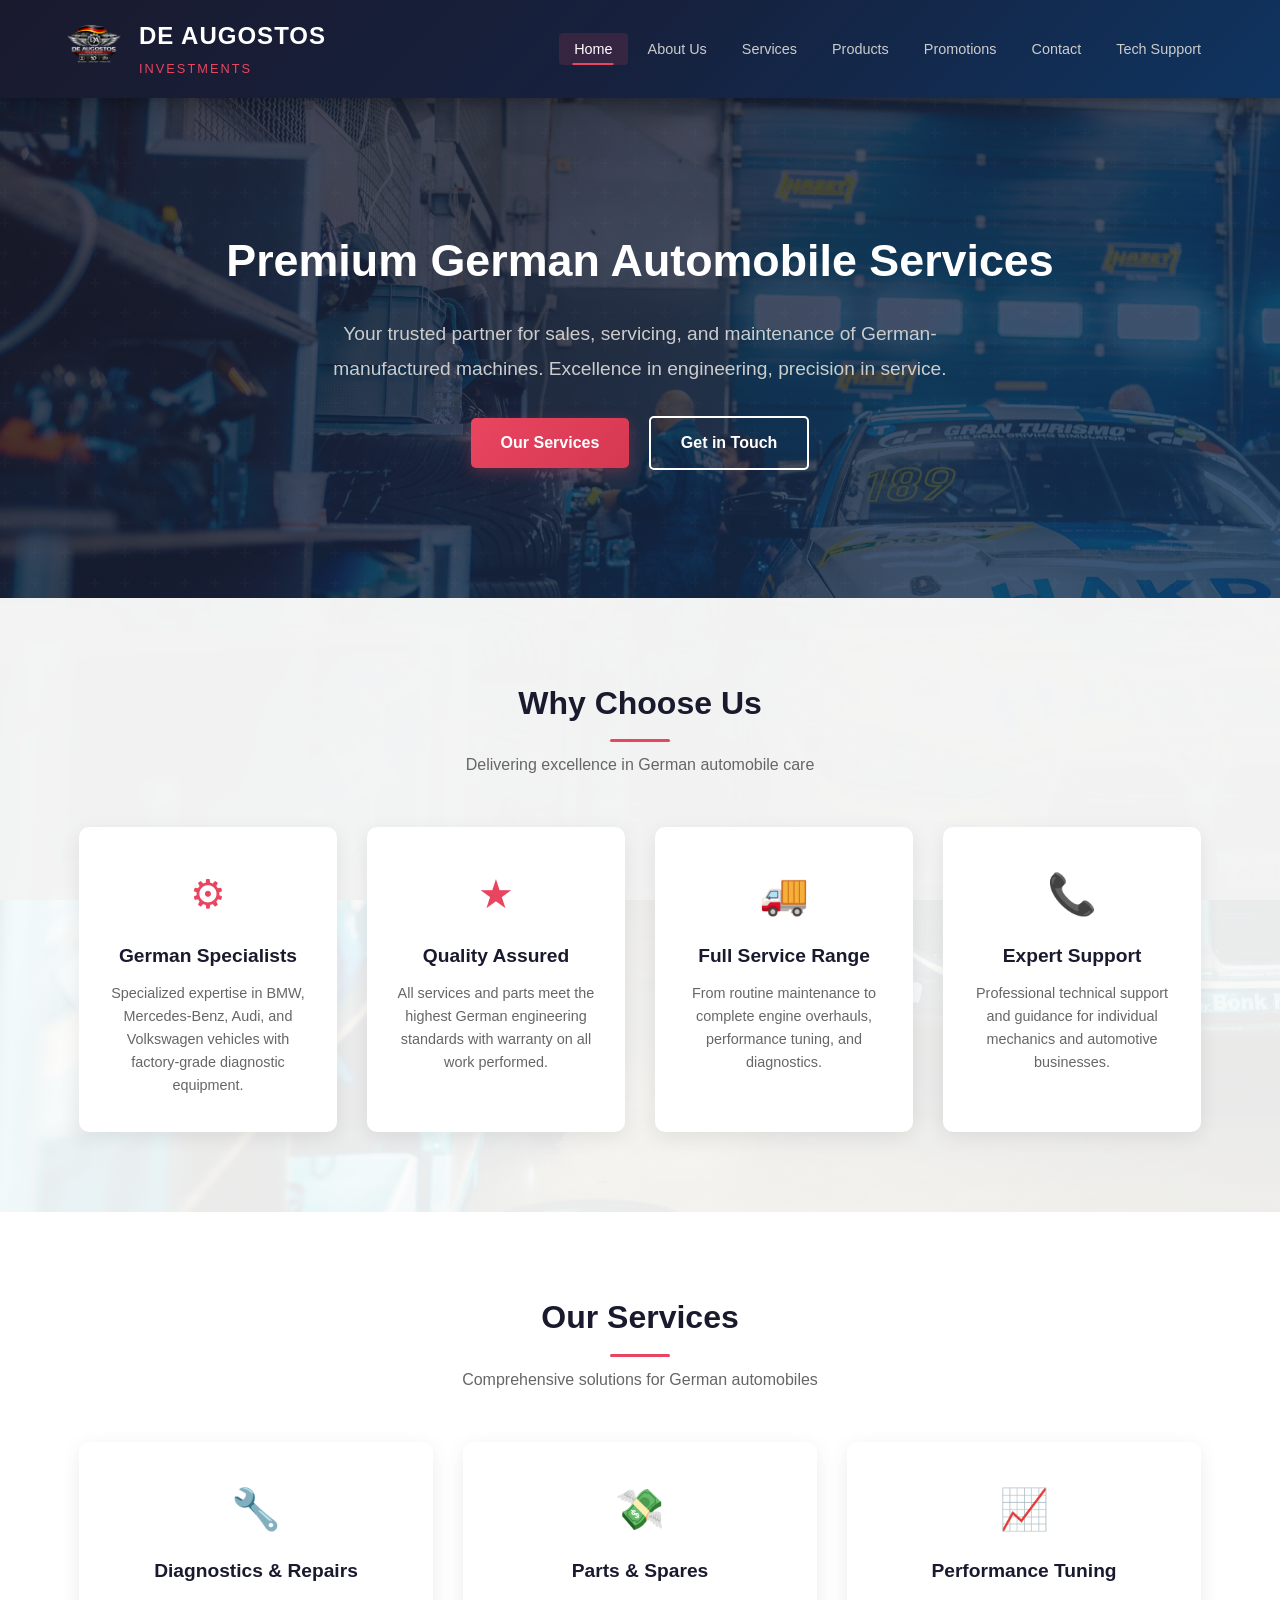
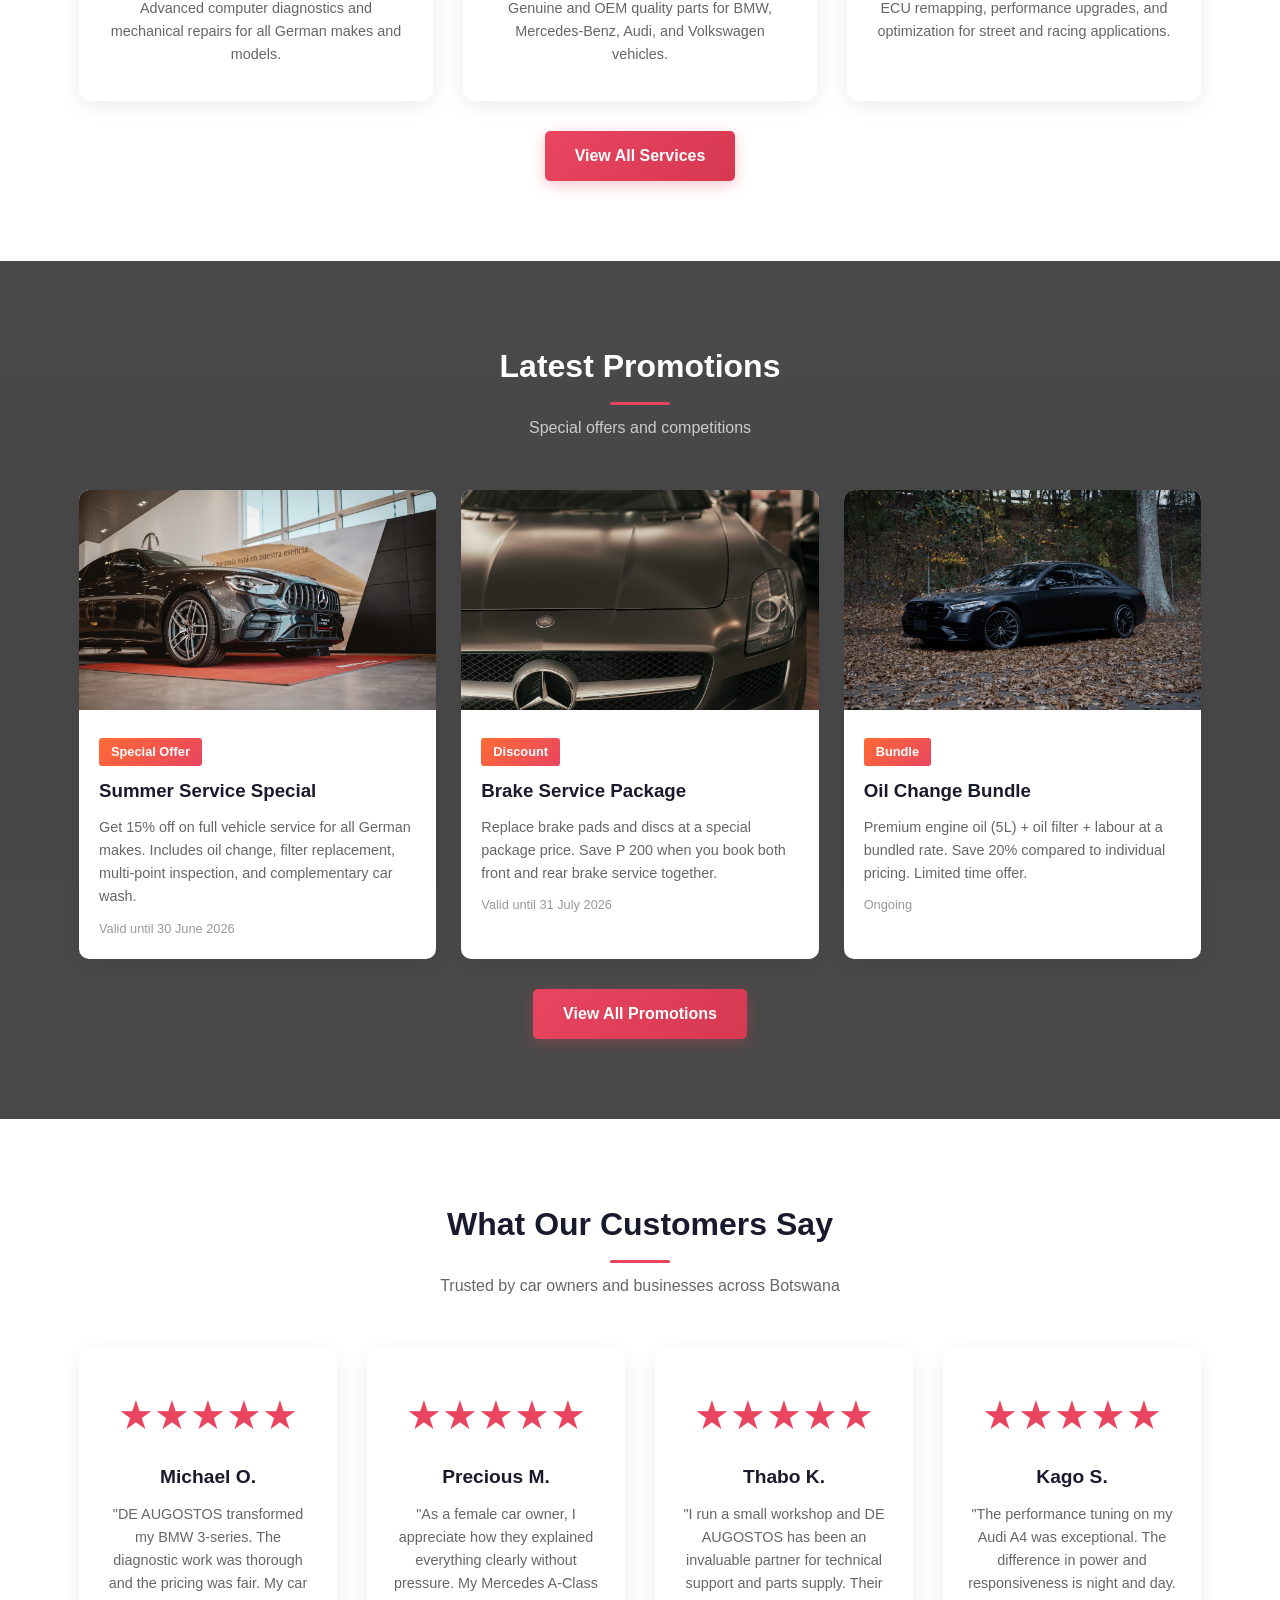
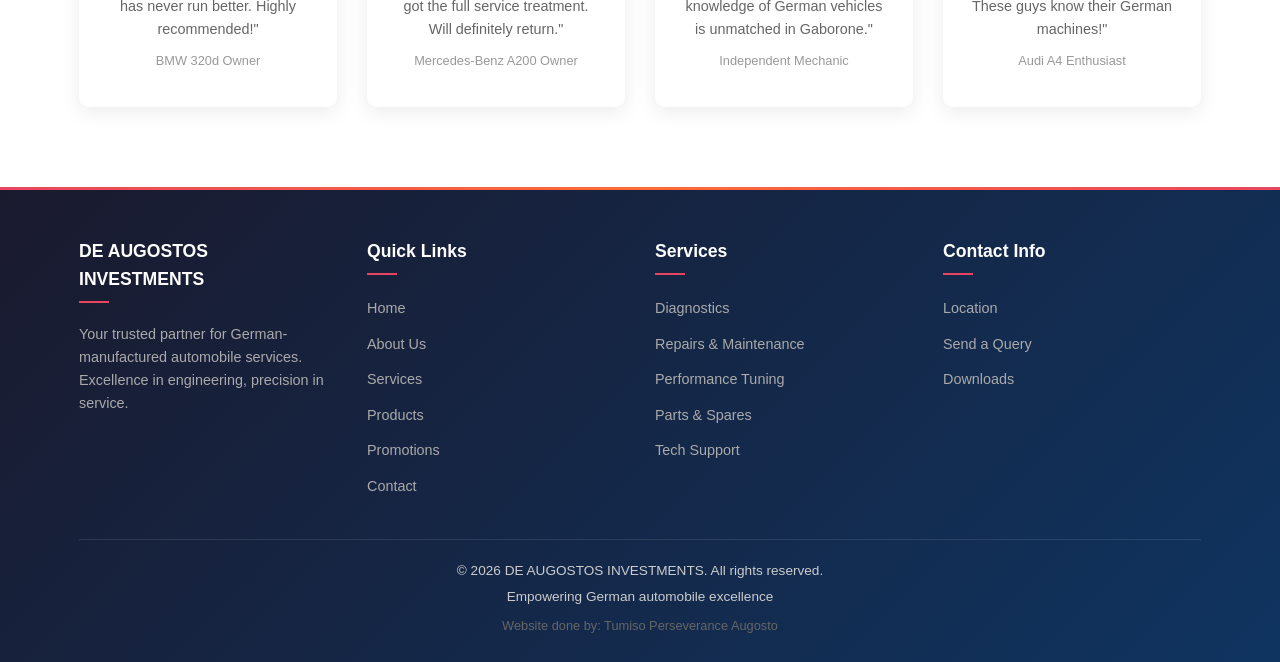
<file: index.html>
<!DOCTYPE html>
<html lang="en">
<head>
  <meta charset="UTF-8">
  <meta name="viewport" content="width=device-width, initial-scale=1.0">
  <title>DE AUGOSTOS INVESTMENTS - Premium German Automobile Services</title>
  <meta name="description" content="DE AUGOSTOS INVESTMENTS - Your trusted partner for German-manufactured automobile services, repairs, and maintenance. BMW, Mercedes-Benz, Audi, Volkswagen specialists.">
  <link rel="stylesheet" href="css/style.css">
</head>
<body>
  <header>
    <div class="container header-top">
      <div class="logo">
        <a href="index.html">
          <img src="images/logo/logo.png" alt="DE AUGOSTOS INVESTMENTS Logo">
        </a>
        <div class="logo-text">
          <h1>DE AUGOSTOS</h1>
          <span>INVESTMENTS</span>
        </div>
      </div>
      <button class="nav-toggle" aria-label="Toggle navigation">&#9776;</button>
      <nav>
        <ul>
          <li><a href="index.html">Home</a></li>
          <li><a href="about.html">About Us</a></li>
          <li><a href="services.html">Services</a></li>
          <li><a href="products.html">Products</a></li>
          <li><a href="promotions.html">Promotions</a></li>
          <li><a href="contact.html">Contact</a></li>
          <li><a href="support.html">Tech Support</a></li>
        </ul>
      </nav>
    </div>
  </header>

  <section class="hero">
    <div class="container hero-content">
      <h1>Premium German Automobile Services</h1>
      <p>Your trusted partner for sales, servicing, and maintenance of German-manufactured machines. Excellence in engineering, precision in service.</p>
      <a href="services.html" class="btn btn-primary">Our Services</a>
      <a href="contact.html" class="btn btn-outline" style="margin-left: 15px;">Get in Touch</a>
    </div>
  </section>

  <section class="section">
    <div class="container">
      <div class="section-title">
        <h2>Why Choose Us</h2>
        <p>Delivering excellence in German automobile care</p>
      </div>
      <div class="highlights">
        <div class="highlight-card">
          <div class="icon">&#9881;</div>
          <h3>German Specialists</h3>
          <p>Specialized expertise in BMW, Mercedes-Benz, Audi, and Volkswagen vehicles with factory-grade diagnostic equipment.</p>
        </div>
        <div class="highlight-card">
          <div class="icon">&#9733;</div>
          <h3>Quality Assured</h3>
          <p>All services and parts meet the highest German engineering standards with warranty on all work performed.</p>
        </div>
        <div class="highlight-card">
          <div class="icon">&#128666;</div>
          <h3>Full Service Range</h3>
          <p>From routine maintenance to complete engine overhauls, performance tuning, and diagnostics.</p>
        </div>
        <div class="highlight-card">
          <div class="icon">&#128222;</div>
          <h3>Expert Support</h3>
          <p>Professional technical support and guidance for individual mechanics and automotive businesses.</p>
        </div>
      </div>
    </div>
  </section>

  <section class="section" style="background: #fff;">
    <div class="container">
      <div class="section-title">
        <h2>Our Services</h2>
        <p>Comprehensive solutions for German automobiles</p>
      </div>
      <div class="highlights">
        <div class="highlight-card">
          <div class="icon">&#128295;</div>
          <h3>Diagnostics & Repairs</h3>
          <p>Advanced computer diagnostics and mechanical repairs for all German makes and models.</p>
        </div>
        <div class="highlight-card">
          <div class="icon">&#128184;</div>
          <h3>Parts & Spares</h3>
          <p>Genuine and OEM quality parts for BMW, Mercedes-Benz, Audi, and Volkswagen vehicles.</p>
        </div>
        <div class="highlight-card">
          <div class="icon">&#128200;</div>
          <h3>Performance Tuning</h3>
          <p>ECU remapping, performance upgrades, and optimization for street and racing applications.</p>
        </div>
      </div>
      <div style="text-align: center; margin-top: 30px;">
        <a href="services.html" class="btn btn-primary">View All Services</a>
      </div>
    </div>
  </section>

  <section class="section section-overlay">
    <div class="container">
      <div class="section-title">
        <h2>Latest Promotions</h2>
        <p>Special offers and competitions</p>
      </div>
      <div class="promo-grid">
        <div class="promo-card">
          <img src="images/promotions/promo1.jpg" alt="Summer Service Special">
          <div class="promo-card-content">
            <span class="promo-tag">Special Offer</span>
            <h3>Summer Service Special</h3>
            <p>Get 15% off on full vehicle service for all German makes. Includes oil change, filter replacement, multi-point inspection, and complementary car wash.</p>
            <p class="promo-date">Valid until 30 June 2026</p>
          </div>
        </div>
        <div class="promo-card">
          <img src="images/promotions/promo2.jpg" alt="Brake Service Package">
          <div class="promo-card-content">
            <span class="promo-tag">Discount</span>
            <h3>Brake Service Package</h3>
            <p>Replace brake pads and discs at a special package price. Save P 200 when you book both front and rear brake service together.</p>
            <p class="promo-date">Valid until 31 July 2026</p>
          </div>
        </div>
        <div class="promo-card">
          <img src="images/promotions/promo3.jpg" alt="Oil Change Bundle">
          <div class="promo-card-content">
            <span class="promo-tag">Bundle</span>
            <h3>Oil Change Bundle</h3>
            <p>Premium engine oil (5L) + oil filter + labour at a bundled rate. Save 20% compared to individual pricing. Limited time offer.</p>
            <p class="promo-date">Ongoing</p>
          </div>
        </div>
      </div>
      <div style="text-align: center; margin-top: 30px;">
        <a href="promotions.html" class="btn btn-primary">View All Promotions</a>
      </div>
    </div>
  </section>

  <section class="section" style="background: #fff;">
    <div class="container">
      <div class="section-title">
        <h2>What Our Customers Say</h2>
        <p>Trusted by car owners and businesses across Botswana</p>
      </div>
      <div class="highlights">
        <div class="highlight-card">
          <div class="icon">&#9733;&#9733;&#9733;&#9733;&#9733;</div>
          <h3>Michael O.</h3>
          <p>"DE AUGOSTOS transformed my BMW 3-series. The diagnostic work was thorough and the pricing was fair. My car has never run better. Highly recommended!"</p>
          <p style="margin-top:10px;color:#999;font-size:0.8rem;">BMW 320d Owner</p>
        </div>
        <div class="highlight-card">
          <div class="icon">&#9733;&#9733;&#9733;&#9733;&#9733;</div>
          <h3>Precious M.</h3>
          <p>"As a female car owner, I appreciate how they explained everything clearly without pressure. My Mercedes A-Class got the full service treatment. Will definitely return."</p>
          <p style="margin-top:10px;color:#999;font-size:0.8rem;">Mercedes-Benz A200 Owner</p>
        </div>
        <div class="highlight-card">
          <div class="icon">&#9733;&#9733;&#9733;&#9733;&#9733;</div>
          <h3>Thabo K.</h3>
          <p>"I run a small workshop and DE AUGOSTOS has been an invaluable partner for technical support and parts supply. Their knowledge of German vehicles is unmatched in Gaborone."</p>
          <p style="margin-top:10px;color:#999;font-size:0.8rem;">Independent Mechanic</p>
        </div>
        <div class="highlight-card">
          <div class="icon">&#9733;&#9733;&#9733;&#9733;&#9733;</div>
          <h3>Kago S.</h3>
          <p>"The performance tuning on my Audi A4 was exceptional. The difference in power and responsiveness is night and day. These guys know their German machines!"</p>
          <p style="margin-top:10px;color:#999;font-size:0.8rem;">Audi A4 Enthusiast</p>
        </div>
      </div>
    </div>
  </section>

  <footer>
    <div class="container">
      <div class="footer-grid">
        <div class="footer-col">
          <h3>DE AUGOSTOS INVESTMENTS</h3>
          <p style="color: #aaa; font-size: 0.9rem;">Your trusted partner for German-manufactured automobile services. Excellence in engineering, precision in service.</p>
        </div>
        <div class="footer-col">
          <h3>Quick Links</h3>
          <ul>
            <li><a href="index.html">Home</a></li>
            <li><a href="about.html">About Us</a></li>
            <li><a href="services.html">Services</a></li>
            <li><a href="products.html">Products</a></li>
            <li><a href="promotions.html">Promotions</a></li>
            <li><a href="contact.html">Contact</a></li>
          </ul>
        </div>
        <div class="footer-col">
          <h3>Services</h3>
          <ul>
            <li><a href="services.html">Diagnostics</a></li>
            <li><a href="services.html">Repairs & Maintenance</a></li>
            <li><a href="services.html">Performance Tuning</a></li>
            <li><a href="services.html">Parts & Spares</a></li>
            <li><a href="support.html">Tech Support</a></li>
          </ul>
        </div>
        <div class="footer-col">
          <h3>Contact Info</h3>
          <ul>
            <li><a href="contact.html">Location</a></li>
            <li><a href="contact.html">Send a Query</a></li>
            <li><a href="support.html">Downloads</a></li>
          </ul>
        </div>
      </div>
      <div class="footer-bottom">
        <p>&copy; 2026 DE AUGOSTOS INVESTMENTS. All rights reserved.</p>
        <p>Empowering German automobile excellence</p>
        <p style="margin-top:8px;color:#666;font-size:0.8rem;">Website done by: Tumiso Perseverance Augosto</p>
      </div>
    </div>
  </footer>

  <script src="js/script.js"></script>
</body>
</html>
</file>
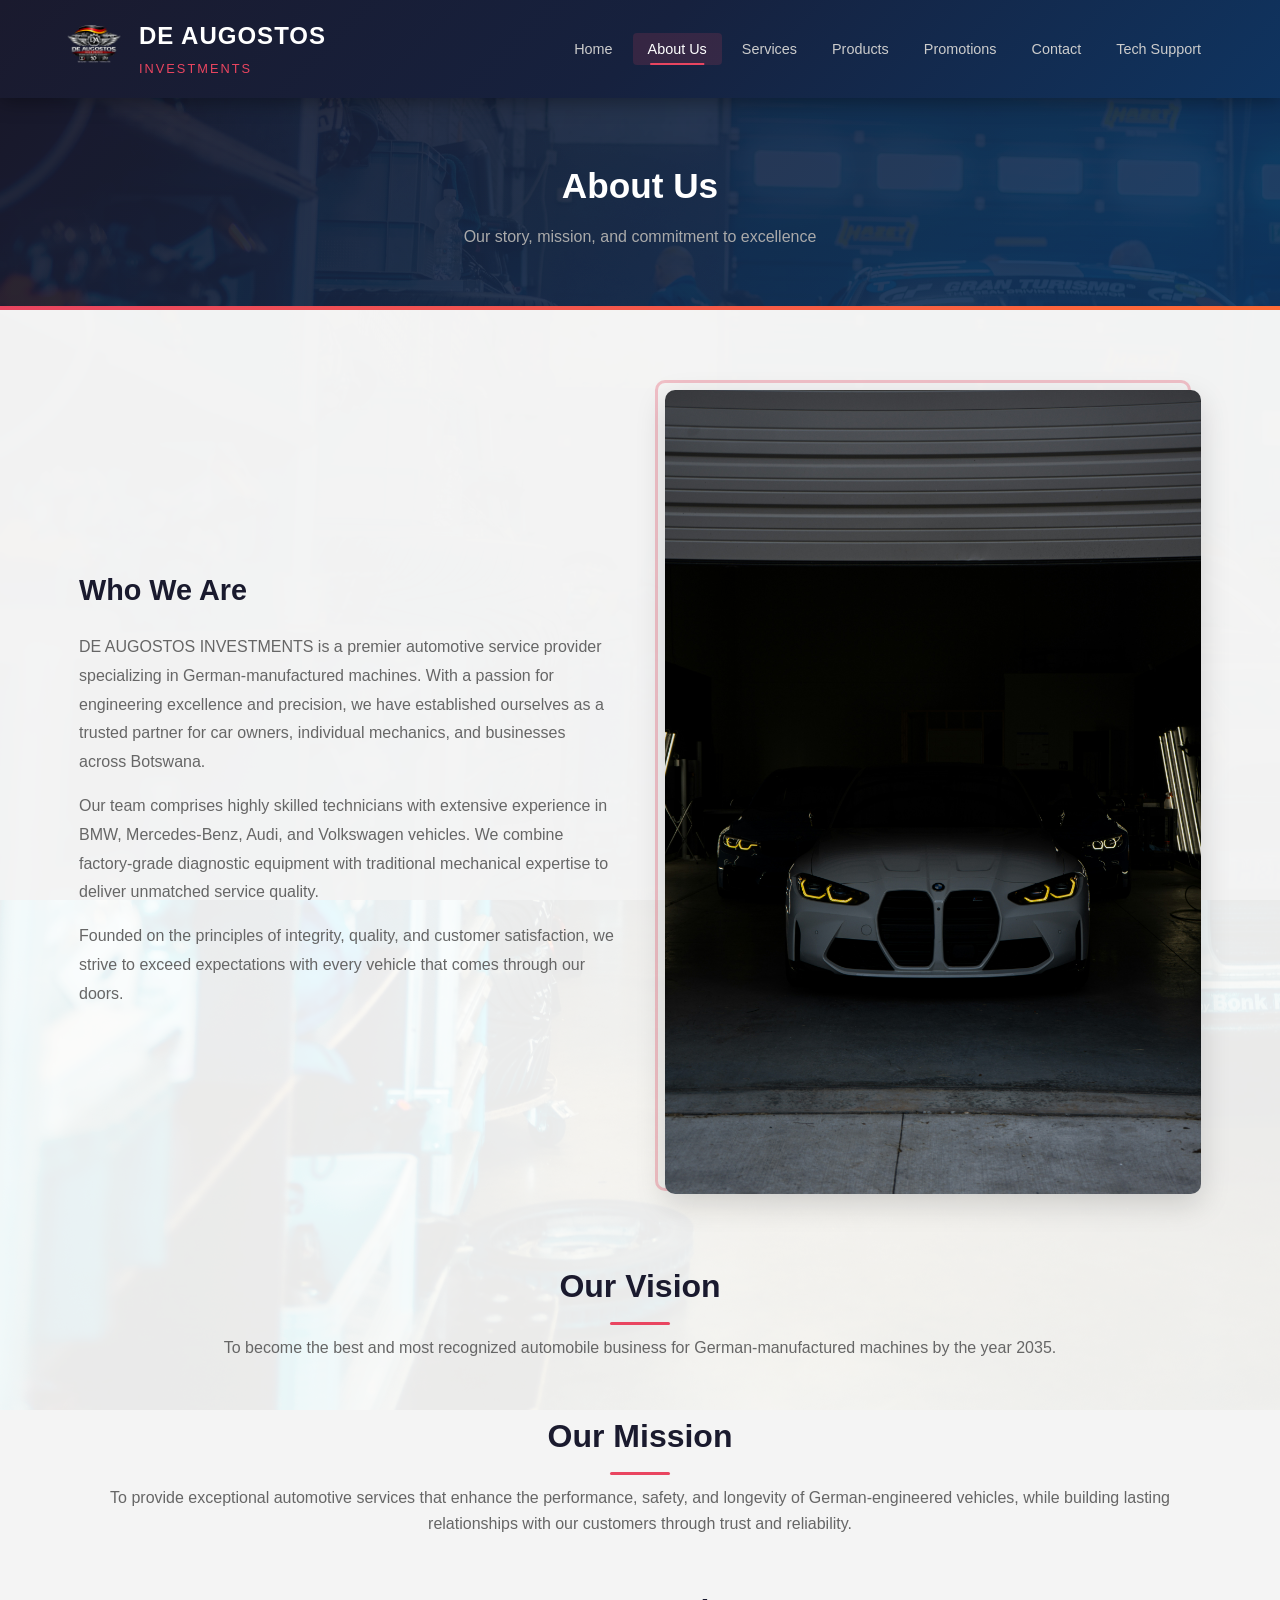
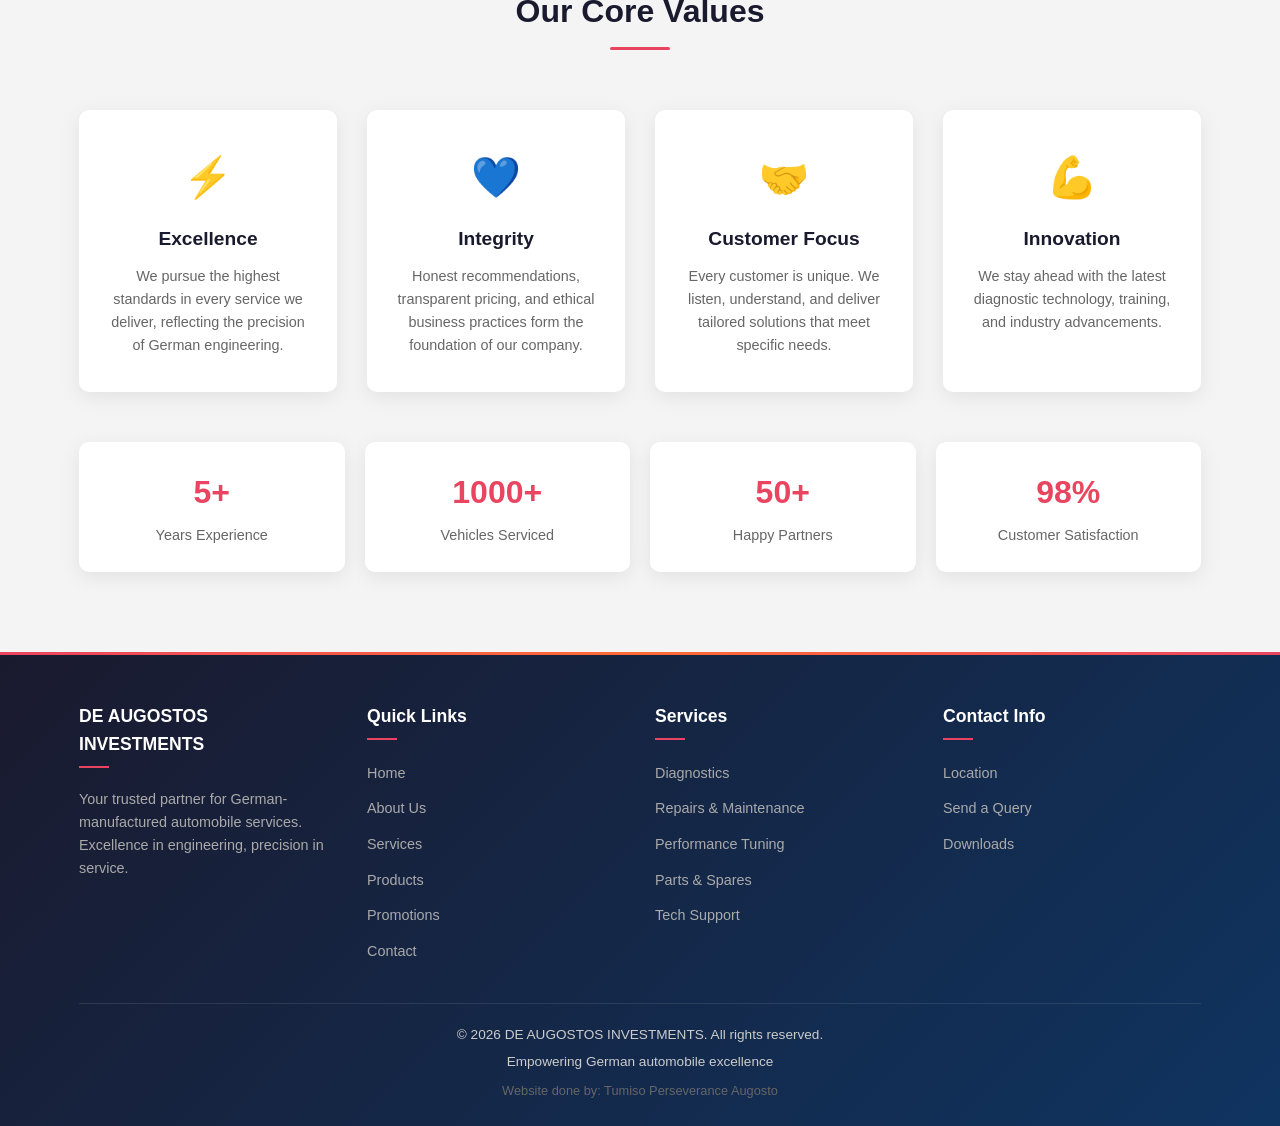
<file: about.html>
<!DOCTYPE html>
<html lang="en">
<head>
  <meta charset="UTF-8">
  <meta name="viewport" content="width=device-width, initial-scale=1.0">
  <title>About Us - DE AUGOSTOS INVESTMENTS</title>
  <meta name="description" content="Learn about DE AUGOSTOS INVESTMENTS - our mission, vision, and commitment to German automobile excellence.">
  <link rel="stylesheet" href="css/style.css">
</head>
<body>
  <header>
    <div class="container header-top">
      <div class="logo">
        <a href="index.html">
          <img src="images/logo/logo.png" alt="DE AUGOSTOS INVESTMENTS Logo">
        </a>
        <div class="logo-text">
          <h1>DE AUGOSTOS</h1>
          <span>INVESTMENTS</span>
        </div>
      </div>
      <button class="nav-toggle" aria-label="Toggle navigation">&#9776;</button>
      <nav>
        <ul>
          <li><a href="index.html">Home</a></li>
          <li><a href="about.html">About Us</a></li>
          <li><a href="services.html">Services</a></li>
          <li><a href="products.html">Products</a></li>
          <li><a href="promotions.html">Promotions</a></li>
          <li><a href="contact.html">Contact</a></li>
          <li><a href="support.html">Tech Support</a></li>
        </ul>
      </nav>
    </div>
  </header>

  <section class="page-banner">
    <div class="container">
      <h1>About Us</h1>
      <p>Our story, mission, and commitment to excellence</p>
    </div>
  </section>

  <section class="section">
    <div class="container">
      <div class="about-content">
        <div class="about-text">
          <h2>Who We Are</h2>
          <p>DE AUGOSTOS INVESTMENTS is a premier automotive service provider specializing in German-manufactured machines. With a passion for engineering excellence and precision, we have established ourselves as a trusted partner for car owners, individual mechanics, and businesses across Botswana.</p>
          <p>Our team comprises highly skilled technicians with extensive experience in BMW, Mercedes-Benz, Audi, and Volkswagen vehicles. We combine factory-grade diagnostic equipment with traditional mechanical expertise to deliver unmatched service quality.</p>
          <p>Founded on the principles of integrity, quality, and customer satisfaction, we strive to exceed expectations with every vehicle that comes through our doors.</p>
        </div>
        <div class="about-image">
          <img src="images/gallery/about.jpg" alt="About DE AUGOSTOS INVESTMENTS">
        </div>
      </div>

      <div class="section-title" style="margin-top: 60px;">
        <h2>Our Vision</h2>
        <p>To become the best and most recognized automobile business for German-manufactured machines by the year 2035.</p>
      </div>

      <div class="section-title" style="margin-top: 40px;">
        <h2>Our Mission</h2>
        <p>To provide exceptional automotive services that enhance the performance, safety, and longevity of German-engineered vehicles, while building lasting relationships with our customers through trust and reliability.</p>
      </div>

      <div class="section-title" style="margin-top: 40px;">
        <h2>Our Core Values</h2>
      </div>
      <div class="highlights">
        <div class="highlight-card">
          <div class="icon">&#9889;</div>
          <h3>Excellence</h3>
          <p>We pursue the highest standards in every service we deliver, reflecting the precision of German engineering.</p>
        </div>
        <div class="highlight-card">
          <div class="icon">&#128153;</div>
          <h3>Integrity</h3>
          <p>Honest recommendations, transparent pricing, and ethical business practices form the foundation of our company.</p>
        </div>
        <div class="highlight-card">
          <div class="icon">&#129309;</div>
          <h3>Customer Focus</h3>
          <p>Every customer is unique. We listen, understand, and deliver tailored solutions that meet specific needs.</p>
        </div>
        <div class="highlight-card">
          <div class="icon">&#128170;</div>
          <h3>Innovation</h3>
          <p>We stay ahead with the latest diagnostic technology, training, and industry advancements.</p>
        </div>
      </div>

      <div class="stats-grid">
        <div class="stat-item">
          <h3>5+</h3>
          <p>Years Experience</p>
        </div>
        <div class="stat-item">
          <h3>1000+</h3>
          <p>Vehicles Serviced</p>
        </div>
        <div class="stat-item">
          <h3>50+</h3>
          <p>Happy Partners</p>
        </div>
        <div class="stat-item">
          <h3>98%</h3>
          <p>Customer Satisfaction</p>
        </div>
      </div>
    </div>
  </section>

  <footer>
    <div class="container">
      <div class="footer-grid">
        <div class="footer-col">
          <h3>DE AUGOSTOS INVESTMENTS</h3>
          <p style="color: #aaa; font-size: 0.9rem;">Your trusted partner for German-manufactured automobile services. Excellence in engineering, precision in service.</p>
        </div>
        <div class="footer-col">
          <h3>Quick Links</h3>
          <ul>
            <li><a href="index.html">Home</a></li>
            <li><a href="about.html">About Us</a></li>
            <li><a href="services.html">Services</a></li>
            <li><a href="products.html">Products</a></li>
            <li><a href="promotions.html">Promotions</a></li>
            <li><a href="contact.html">Contact</a></li>
          </ul>
        </div>
        <div class="footer-col">
          <h3>Services</h3>
          <ul>
            <li><a href="services.html">Diagnostics</a></li>
            <li><a href="services.html">Repairs & Maintenance</a></li>
            <li><a href="services.html">Performance Tuning</a></li>
            <li><a href="services.html">Parts & Spares</a></li>
            <li><a href="support.html">Tech Support</a></li>
          </ul>
        </div>
        <div class="footer-col">
          <h3>Contact Info</h3>
          <ul>
            <li><a href="contact.html">Location</a></li>
            <li><a href="contact.html">Send a Query</a></li>
            <li><a href="support.html">Downloads</a></li>
          </ul>
        </div>
      </div>
      <div class="footer-bottom">
        <p>&copy; 2026 DE AUGOSTOS INVESTMENTS. All rights reserved.</p>
        <p>Empowering German automobile excellence</p>
        <p style="margin-top:8px;color:#666;font-size:0.8rem;">Website done by: Tumiso Perseverance Augosto</p>
      </div>
    </div>
  </footer>

  <script src="js/script.js"></script>
</body>
</html>
</file>
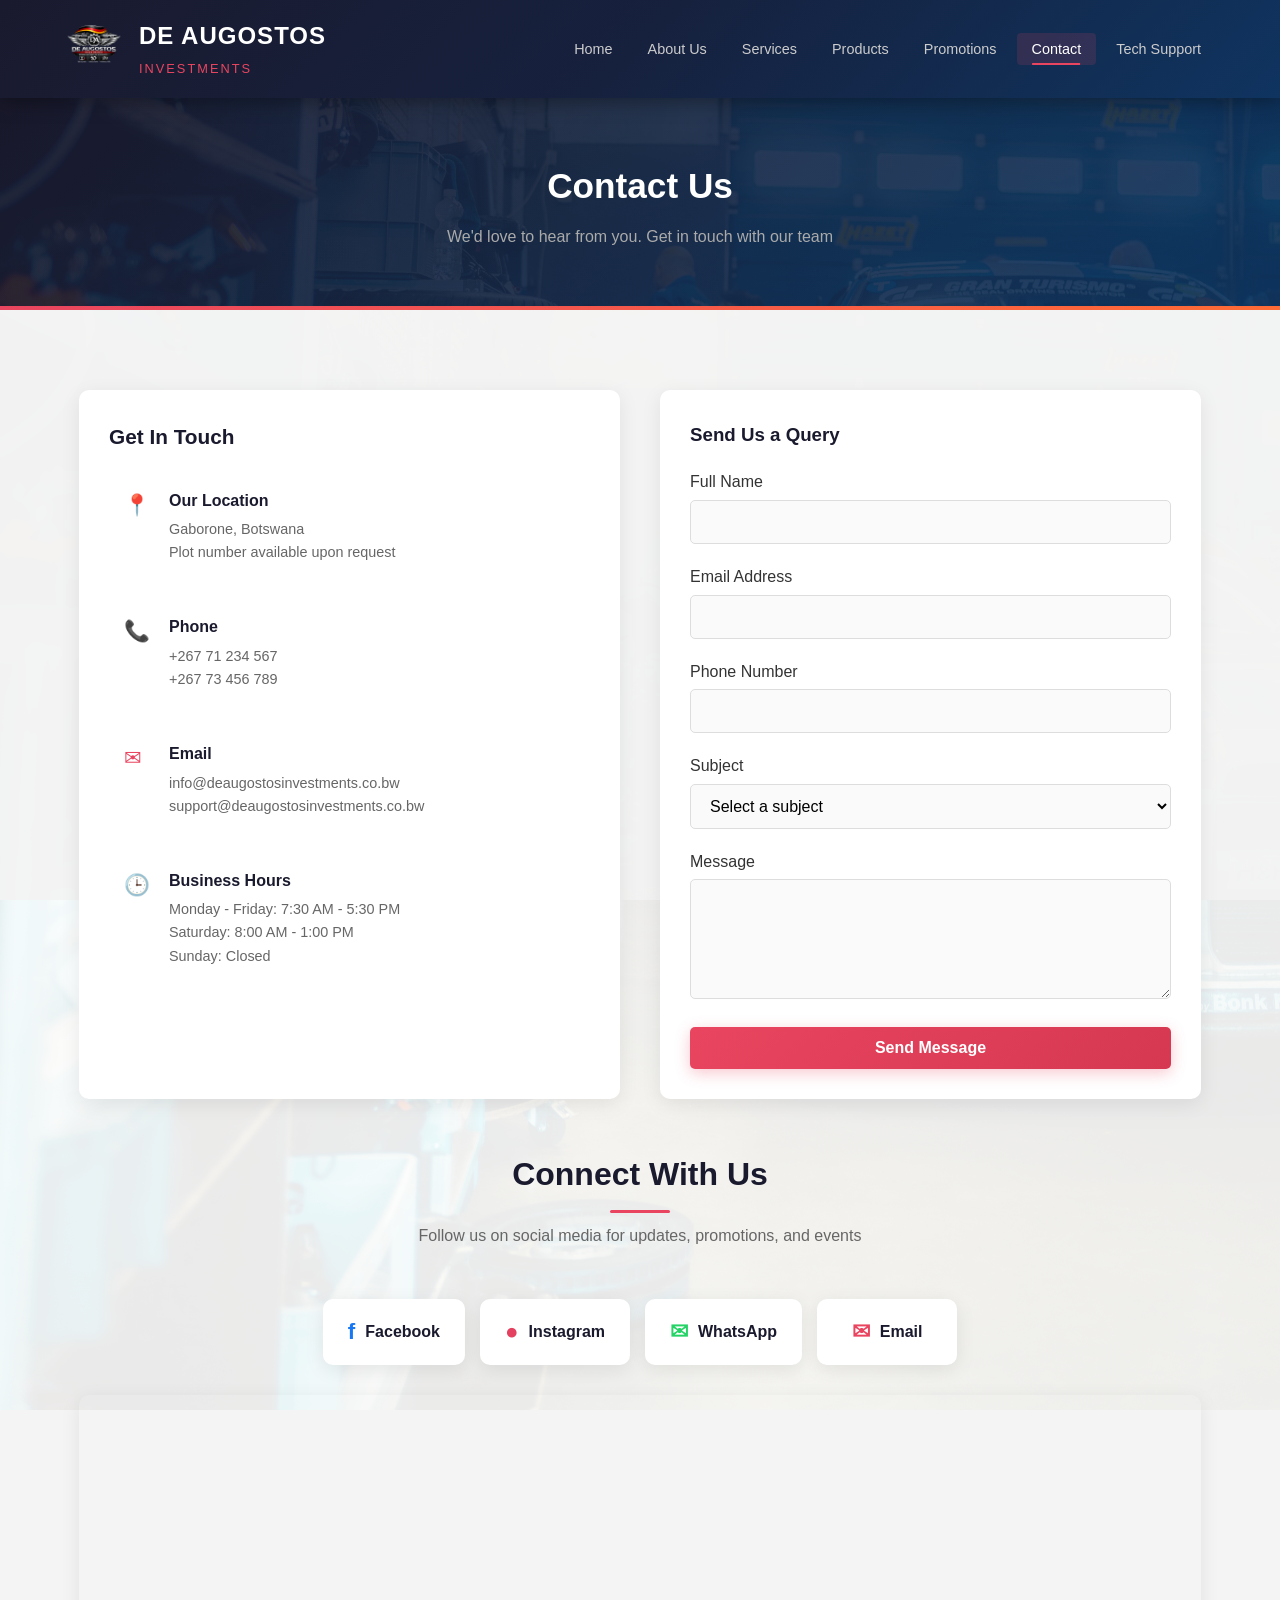
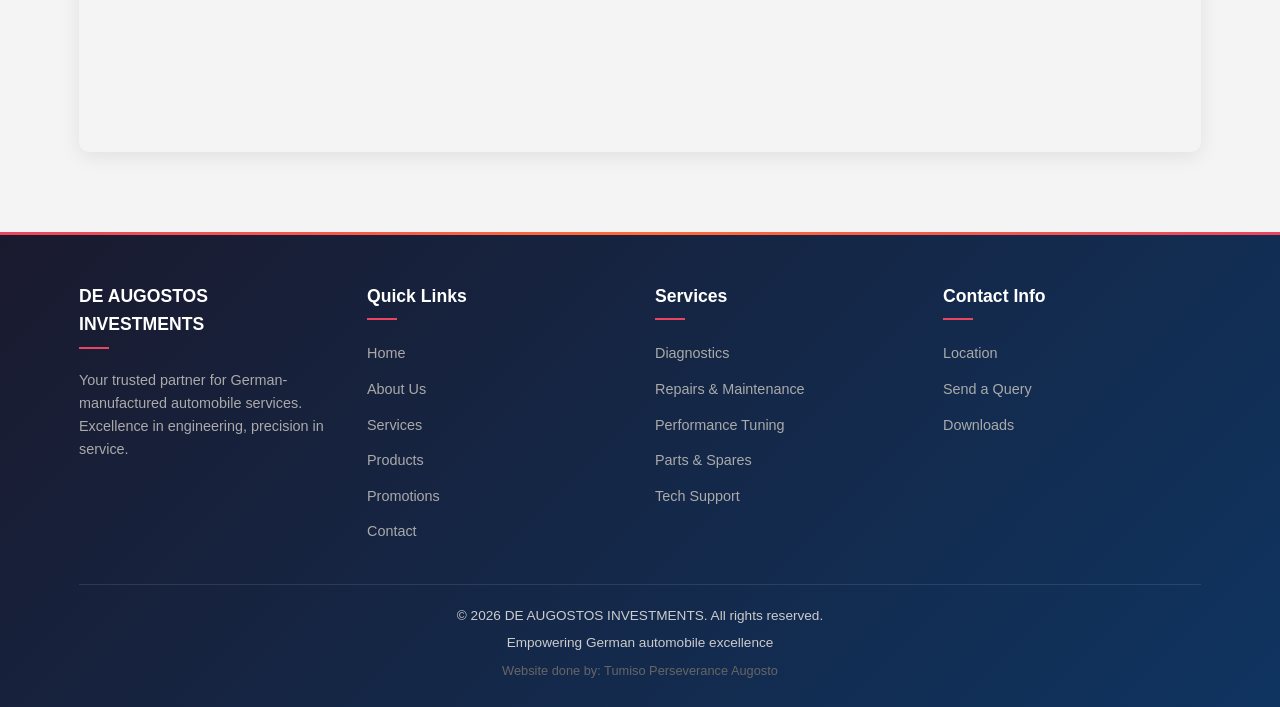
<file: contact.html>
<!DOCTYPE html>
<html lang="en">
<head>
  <meta charset="UTF-8">
  <meta name="viewport" content="width=device-width, initial-scale=1.0">
  <title>Contact Us - DE AUGOSTOS INVESTMENTS</title>
  <meta name="description" content="Get in touch with DE AUGOSTOS INVESTMENTS. Find our location, contact details, and send us your queries.">
  <link rel="stylesheet" href="css/style.css">
</head>
<body>
  <header>
    <div class="container header-top">
      <div class="logo">
        <a href="index.html">
          <img src="images/logo/logo.png" alt="DE AUGOSTOS INVESTMENTS Logo">
        </a>
        <div class="logo-text">
          <h1>DE AUGOSTOS</h1>
          <span>INVESTMENTS</span>
        </div>
      </div>
      <button class="nav-toggle" aria-label="Toggle navigation">&#9776;</button>
      <nav>
        <ul>
          <li><a href="index.html">Home</a></li>
          <li><a href="about.html">About Us</a></li>
          <li><a href="services.html">Services</a></li>
          <li><a href="products.html">Products</a></li>
          <li><a href="promotions.html">Promotions</a></li>
          <li><a href="contact.html">Contact</a></li>
          <li><a href="support.html">Tech Support</a></li>
        </ul>
      </nav>
    </div>
  </header>

  <section class="page-banner">
    <div class="container">
      <h1>Contact Us</h1>
      <p>We'd love to hear from you. Get in touch with our team</p>
    </div>
  </section>

  <section class="section">
    <div class="container">
      <div class="contact-grid">
        <div class="contact-info">
          <h3>Get In Touch</h3>

          <div class="contact-info-item">
            <div class="icon">&#128205;</div>
            <div>
              <h4>Our Location</h4>
              <p>Gaborone, Botswana<br>Plot number available upon request</p>
            </div>
          </div>

          <div class="contact-info-item">
            <div class="icon">&#128222;</div>
            <div>
              <h4>Phone</h4>
              <p>+267 71 234 567<br>+267 73 456 789</p>
            </div>
          </div>

          <div class="contact-info-item">
            <div class="icon">&#9993;</div>
            <div>
              <h4>Email</h4>
              <p>info@deaugostosinvestments.co.bw<br>support@deaugostosinvestments.co.bw</p>
            </div>
          </div>

          <div class="contact-info-item">
            <div class="icon">&#128338;</div>
            <div>
              <h4>Business Hours</h4>
              <p>Monday - Friday: 7:30 AM - 5:30 PM<br>Saturday: 8:00 AM - 1:00 PM<br>Sunday: Closed</p>
            </div>
          </div>
        </div>

        <div class="contact-form">
          <h3 style="color: #1a1a2e; margin-bottom: 20px;">Send Us a Query</h3>
          <form action="#" method="POST">
            <div class="form-group">
              <label for="name">Full Name</label>
              <input type="text" id="name" name="name" required>
            </div>
            <div class="form-group">
              <label for="email">Email Address</label>
              <input type="email" id="email" name="email" required>
            </div>
            <div class="form-group">
              <label for="phone">Phone Number</label>
              <input type="tel" id="phone" name="phone">
            </div>
            <div class="form-group">
              <label for="subject">Subject</label>
              <select id="subject" name="subject">
                <option value="">Select a subject</option>
                <option value="general">General Inquiry</option>
                <option value="service">Service Booking</option>
                <option value="product">Product Inquiry</option>
                <option value="parts">Parts Request</option>
                <option value="support">Technical Support</option>
                <option value="feedback">Feedback</option>
              </select>
            </div>
            <div class="form-group">
              <label for="message">Message</label>
              <textarea id="message" name="message" required></textarea>
            </div>
            <button type="submit" class="btn btn-primary" style="width: 100%;">Send Message</button>
          </form>
        </div>
      </div>

      <div class="section-title" style="margin-top: 50px;">
        <h2>Connect With Us</h2>
        <p>Follow us on social media for updates, promotions, and events</p>
      </div>
      <div style="display:flex;justify-content:center;gap:15px;flex-wrap:wrap;margin-bottom:30px;">
        <a href="https://facebook.com/DeAugostosInvestments" target="_blank" rel="noopener" class="social-btn social-btn-light">
          <span style="font-size:1.4rem;color:#1877f2;">f</span>
          <span>Facebook</span>
        </a>
        <a href="https://instagram.com/DeAugostosInvestments" target="_blank" rel="noopener" class="social-btn social-btn-light">
          <span style="font-size:1.4rem;color:#e4405f;">&#9679;</span>
          <span>Instagram</span>
        </a>
        <a href="https://wa.me/26771234567" target="_blank" rel="noopener" class="social-btn social-btn-light">
          <span style="font-size:1.4rem;color:#25d366;">&#9993;</span>
          <span>WhatsApp</span>
        </a>
        <a href="mailto:info@deaugostosinvestments.co.bw" class="social-btn social-btn-light">
          <span style="font-size:1.4rem;color:#e94560;">&#9993;</span>
          <span>Email</span>
        </a>
      </div>

      <div class="map-container">
        <iframe src="https://www.google.com/maps/embed?pb=!1m18!1m12!1m3!1d115771.14707758102!2d25.831875920596856!3d-24.65920780218699!2m3!1f0!2f0!3f0!3m2!1i1024!2i768!4f13.1!3m3!1m2!1s0x1ebb1c5d1d5d1d5d%3A0x1d1d5d1d5d1d5d1d!2sGaborone%2C%20Botswana!5e0!3m2!1sen!2s!4v1" allowfullscreen="" loading="lazy" referrerpolicy="no-referrer-when-downgrade" title="DE AUGOSTOS INVESTMENTS Location"></iframe>
      </div>
    </div>
  </section>

  <footer>
    <div class="container">
      <div class="footer-grid">
        <div class="footer-col">
          <h3>DE AUGOSTOS INVESTMENTS</h3>
          <p style="color: #aaa; font-size: 0.9rem;">Your trusted partner for German-manufactured automobile services. Excellence in engineering, precision in service.</p>
        </div>
        <div class="footer-col">
          <h3>Quick Links</h3>
          <ul>
            <li><a href="index.html">Home</a></li>
            <li><a href="about.html">About Us</a></li>
            <li><a href="services.html">Services</a></li>
            <li><a href="products.html">Products</a></li>
            <li><a href="promotions.html">Promotions</a></li>
            <li><a href="contact.html">Contact</a></li>
          </ul>
        </div>
        <div class="footer-col">
          <h3>Services</h3>
          <ul>
            <li><a href="services.html">Diagnostics</a></li>
            <li><a href="services.html">Repairs & Maintenance</a></li>
            <li><a href="services.html">Performance Tuning</a></li>
            <li><a href="services.html">Parts & Spares</a></li>
            <li><a href="support.html">Tech Support</a></li>
          </ul>
        </div>
        <div class="footer-col">
          <h3>Contact Info</h3>
          <ul>
            <li><a href="contact.html">Location</a></li>
            <li><a href="contact.html">Send a Query</a></li>
            <li><a href="support.html">Downloads</a></li>
          </ul>
        </div>
      </div>
      <div class="footer-bottom">
        <p>&copy; 2026 DE AUGOSTOS INVESTMENTS. All rights reserved.</p>
        <p>Empowering German automobile excellence</p>
        <p style="margin-top:8px;color:#666;font-size:0.8rem;">Website done by: Tumiso Perseverance Augosto</p>
      </div>
    </div>
  </footer>

  <script src="js/script.js"></script>
</body>
</html>
</file>
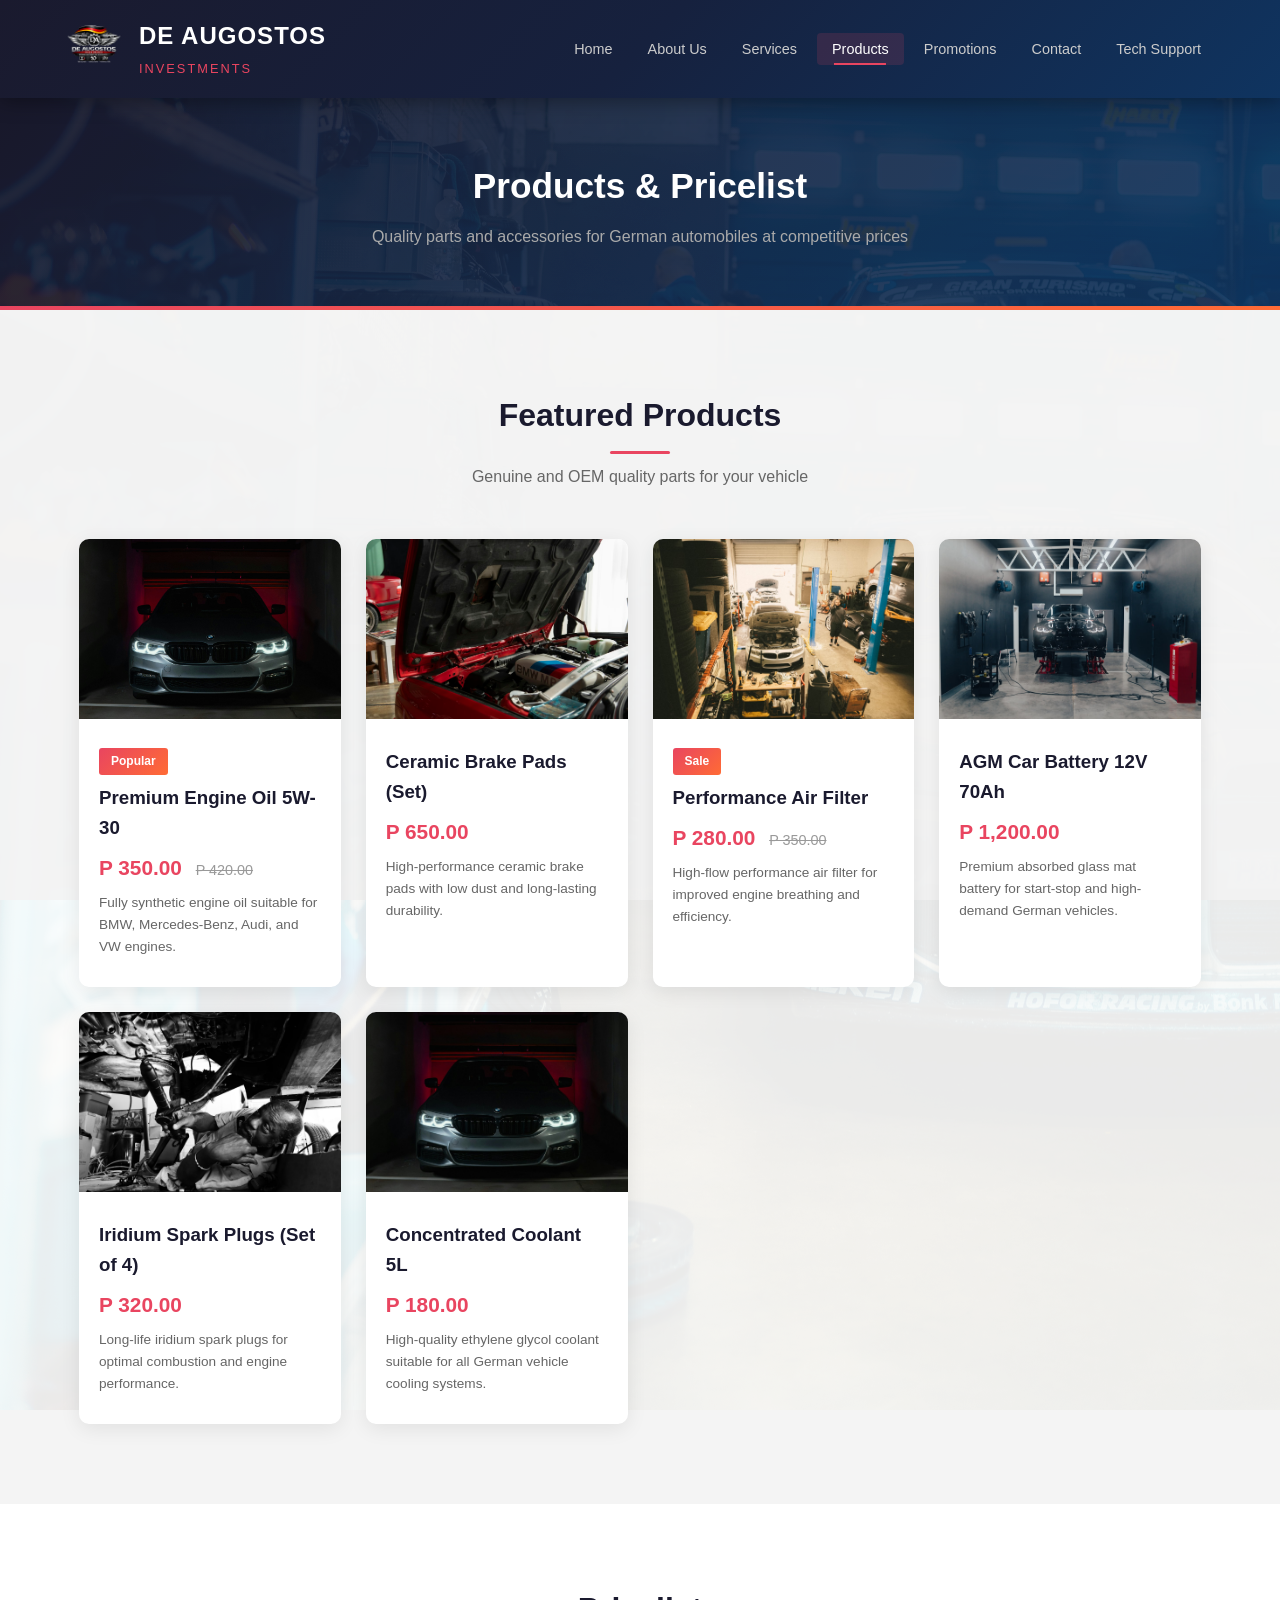
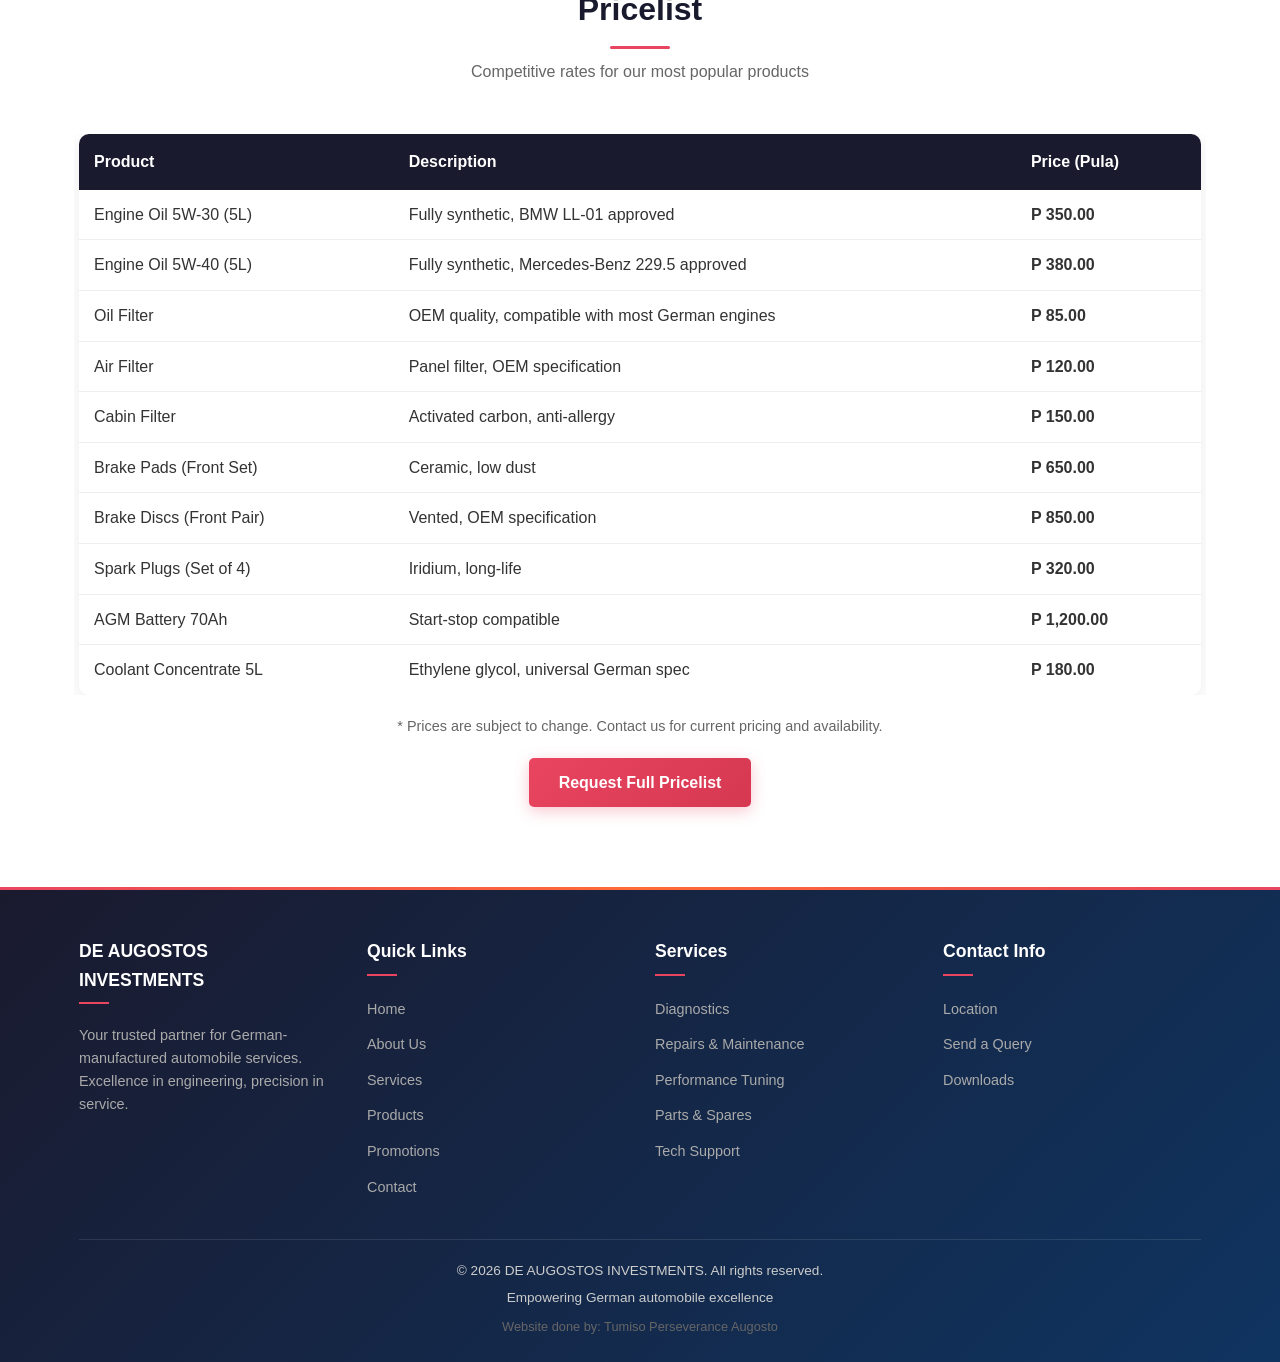
<file: products.html>
<!DOCTYPE html>
<html lang="en">
<head>
  <meta charset="UTF-8">
  <meta name="viewport" content="width=device-width, initial-scale=1.0">
  <title>Products & Pricelist - DE AUGOSTOS INVESTMENTS</title>
  <meta name="description" content="View our product range and competitive pricelist for German automobile parts and accessories.">
  <link rel="stylesheet" href="css/style.css">
</head>
<body>
  <header>
    <div class="container header-top">
      <div class="logo">
        <a href="index.html">
          <img src="images/logo/logo.png" alt="DE AUGOSTOS INVESTMENTS Logo">
        </a>
        <div class="logo-text">
          <h1>DE AUGOSTOS</h1>
          <span>INVESTMENTS</span>
        </div>
      </div>
      <button class="nav-toggle" aria-label="Toggle navigation">&#9776;</button>
      <nav>
        <ul>
          <li><a href="index.html">Home</a></li>
          <li><a href="about.html">About Us</a></li>
          <li><a href="services.html">Services</a></li>
          <li><a href="products.html">Products</a></li>
          <li><a href="promotions.html">Promotions</a></li>
          <li><a href="contact.html">Contact</a></li>
          <li><a href="support.html">Tech Support</a></li>
        </ul>
      </nav>
    </div>
  </header>

  <section class="page-banner">
    <div class="container">
      <h1>Products & Pricelist</h1>
      <p>Quality parts and accessories for German automobiles at competitive prices</p>
    </div>
  </section>

  <section class="section">
    <div class="container">
      <div class="section-title">
        <h2>Featured Products</h2>
        <p>Genuine and OEM quality parts for your vehicle</p>
      </div>
      <div class="products-grid">
        <div class="product-card">
          <img src="images/products/oil.jpg" alt="Engine Oil">
          <div class="product-card-content">
            <span class="badge">Popular</span>
            <h3>Premium Engine Oil 5W-30</h3>
            <div class="price">P 350.00 <span class="old-price">P 420.00</span></div>
            <p>Fully synthetic engine oil suitable for BMW, Mercedes-Benz, Audi, and VW engines.</p>
          </div>
        </div>
        <div class="product-card">
          <img src="images/products/brake-pads.jpg" alt="Brake Pads">
          <div class="product-card-content">
            <h3>Ceramic Brake Pads (Set)</h3>
            <div class="price">P 650.00</div>
            <p>High-performance ceramic brake pads with low dust and long-lasting durability.</p>
          </div>
        </div>
        <div class="product-card">
          <img src="images/products/air-filter.jpg" alt="Air Filter">
          <div class="product-card-content">
            <span class="badge">Sale</span>
            <h3>Performance Air Filter</h3>
            <div class="price">P 280.00 <span class="old-price">P 350.00</span></div>
            <p>High-flow performance air filter for improved engine breathing and efficiency.</p>
          </div>
        </div>
        <div class="product-card">
          <img src="images/products/battery.jpg" alt="Car Battery">
          <div class="product-card-content">
            <h3>AGM Car Battery 12V 70Ah</h3>
            <div class="price">P 1,200.00</div>
            <p>Premium absorbed glass mat battery for start-stop and high-demand German vehicles.</p>
          </div>
        </div>
        <div class="product-card">
          <img src="images/products/spark-plugs.jpg" alt="Spark Plugs">
          <div class="product-card-content">
            <h3>Iridium Spark Plugs (Set of 4)</h3>
            <div class="price">P 320.00</div>
            <p>Long-life iridium spark plugs for optimal combustion and engine performance.</p>
          </div>
        </div>
        <div class="product-card">
          <img src="images/products/coolant.jpg" alt="Coolant">
          <div class="product-card-content">
            <h3>Concentrated Coolant 5L</h3>
            <div class="price">P 180.00</div>
            <p>High-quality ethylene glycol coolant suitable for all German vehicle cooling systems.</p>
          </div>
        </div>
      </div>
    </div>
  </section>

  <section class="section" style="background: #fff;">
    <div class="container">
      <div class="section-title">
        <h2>Pricelist</h2>
        <p>Competitive rates for our most popular products</p>
      </div>
      <div class="table-wrapper">
        <table style="width: 100%; border-collapse: collapse; background: #fff; border-radius: 10px; overflow: hidden; box-shadow: 0 5px 20px rgba(0,0,0,0.08);">
          <thead>
            <tr style="background: #1a1a2e; color: #fff;">
              <th style="padding: 15px; text-align: left;">Product</th>
              <th style="padding: 15px; text-align: left;">Description</th>
              <th style="padding: 15px; text-align: left;">Price (Pula)</th>
            </tr>
          </thead>
          <tbody>
            <tr style="border-bottom: 1px solid #eee;">
              <td style="padding: 12px 15px;">Engine Oil 5W-30 (5L)</td>
              <td style="padding: 12px 15px;">Fully synthetic, BMW LL-01 approved</td>
              <td style="padding: 12px 15px; font-weight: 600;">P 350.00</td>
            </tr>
            <tr style="border-bottom: 1px solid #eee;">
              <td style="padding: 12px 15px;">Engine Oil 5W-40 (5L)</td>
              <td style="padding: 12px 15px;">Fully synthetic, Mercedes-Benz 229.5 approved</td>
              <td style="padding: 12px 15px; font-weight: 600;">P 380.00</td>
            </tr>
            <tr style="border-bottom: 1px solid #eee;">
              <td style="padding: 12px 15px;">Oil Filter</td>
              <td style="padding: 12px 15px;">OEM quality, compatible with most German engines</td>
              <td style="padding: 12px 15px; font-weight: 600;">P 85.00</td>
            </tr>
            <tr style="border-bottom: 1px solid #eee;">
              <td style="padding: 12px 15px;">Air Filter</td>
              <td style="padding: 12px 15px;">Panel filter, OEM specification</td>
              <td style="padding: 12px 15px; font-weight: 600;">P 120.00</td>
            </tr>
            <tr style="border-bottom: 1px solid #eee;">
              <td style="padding: 12px 15px;">Cabin Filter</td>
              <td style="padding: 12px 15px;">Activated carbon, anti-allergy</td>
              <td style="padding: 12px 15px; font-weight: 600;">P 150.00</td>
            </tr>
            <tr style="border-bottom: 1px solid #eee;">
              <td style="padding: 12px 15px;">Brake Pads (Front Set)</td>
              <td style="padding: 12px 15px;">Ceramic, low dust</td>
              <td style="padding: 12px 15px; font-weight: 600;">P 650.00</td>
            </tr>
            <tr style="border-bottom: 1px solid #eee;">
              <td style="padding: 12px 15px;">Brake Discs (Front Pair)</td>
              <td style="padding: 12px 15px;">Vented, OEM specification</td>
              <td style="padding: 12px 15px; font-weight: 600;">P 850.00</td>
            </tr>
            <tr style="border-bottom: 1px solid #eee;">
              <td style="padding: 12px 15px;">Spark Plugs (Set of 4)</td>
              <td style="padding: 12px 15px;">Iridium, long-life</td>
              <td style="padding: 12px 15px; font-weight: 600;">P 320.00</td>
            </tr>
            <tr style="border-bottom: 1px solid #eee;">
              <td style="padding: 12px 15px;">AGM Battery 70Ah</td>
              <td style="padding: 12px 15px;">Start-stop compatible</td>
              <td style="padding: 12px 15px; font-weight: 600;">P 1,200.00</td>
            </tr>
            <tr>
              <td style="padding: 12px 15px;">Coolant Concentrate 5L</td>
              <td style="padding: 12px 15px;">Ethylene glycol, universal German spec</td>
              <td style="padding: 12px 15px; font-weight: 600;">P 180.00</td>
            </tr>
          </tbody>
        </table>
      </div>
      <p style="text-align: center; margin-top: 20px; color: #666; font-size: 0.9rem;">* Prices are subject to change. Contact us for current pricing and availability.</p>
      <div style="text-align: center; margin-top: 20px;">
        <a href="contact.html" class="btn btn-primary">Request Full Pricelist</a>
      </div>
    </div>
  </section>

  <footer>
    <div class="container">
      <div class="footer-grid">
        <div class="footer-col">
          <h3>DE AUGOSTOS INVESTMENTS</h3>
          <p style="color: #aaa; font-size: 0.9rem;">Your trusted partner for German-manufactured automobile services. Excellence in engineering, precision in service.</p>
        </div>
        <div class="footer-col">
          <h3>Quick Links</h3>
          <ul>
            <li><a href="index.html">Home</a></li>
            <li><a href="about.html">About Us</a></li>
            <li><a href="services.html">Services</a></li>
            <li><a href="products.html">Products</a></li>
            <li><a href="promotions.html">Promotions</a></li>
            <li><a href="contact.html">Contact</a></li>
          </ul>
        </div>
        <div class="footer-col">
          <h3>Services</h3>
          <ul>
            <li><a href="services.html">Diagnostics</a></li>
            <li><a href="services.html">Repairs & Maintenance</a></li>
            <li><a href="services.html">Performance Tuning</a></li>
            <li><a href="services.html">Parts & Spares</a></li>
            <li><a href="support.html">Tech Support</a></li>
          </ul>
        </div>
        <div class="footer-col">
          <h3>Contact Info</h3>
          <ul>
            <li><a href="contact.html">Location</a></li>
            <li><a href="contact.html">Send a Query</a></li>
            <li><a href="support.html">Downloads</a></li>
          </ul>
        </div>
      </div>
      <div class="footer-bottom">
        <p>&copy; 2026 DE AUGOSTOS INVESTMENTS. All rights reserved.</p>
        <p>Empowering German automobile excellence</p>
        <p style="margin-top:8px;color:#666;font-size:0.8rem;">Website done by: Tumiso Perseverance Augosto</p>
      </div>
    </div>
  </footer>

  <script src="js/script.js"></script>
</body>
</html>
</file>
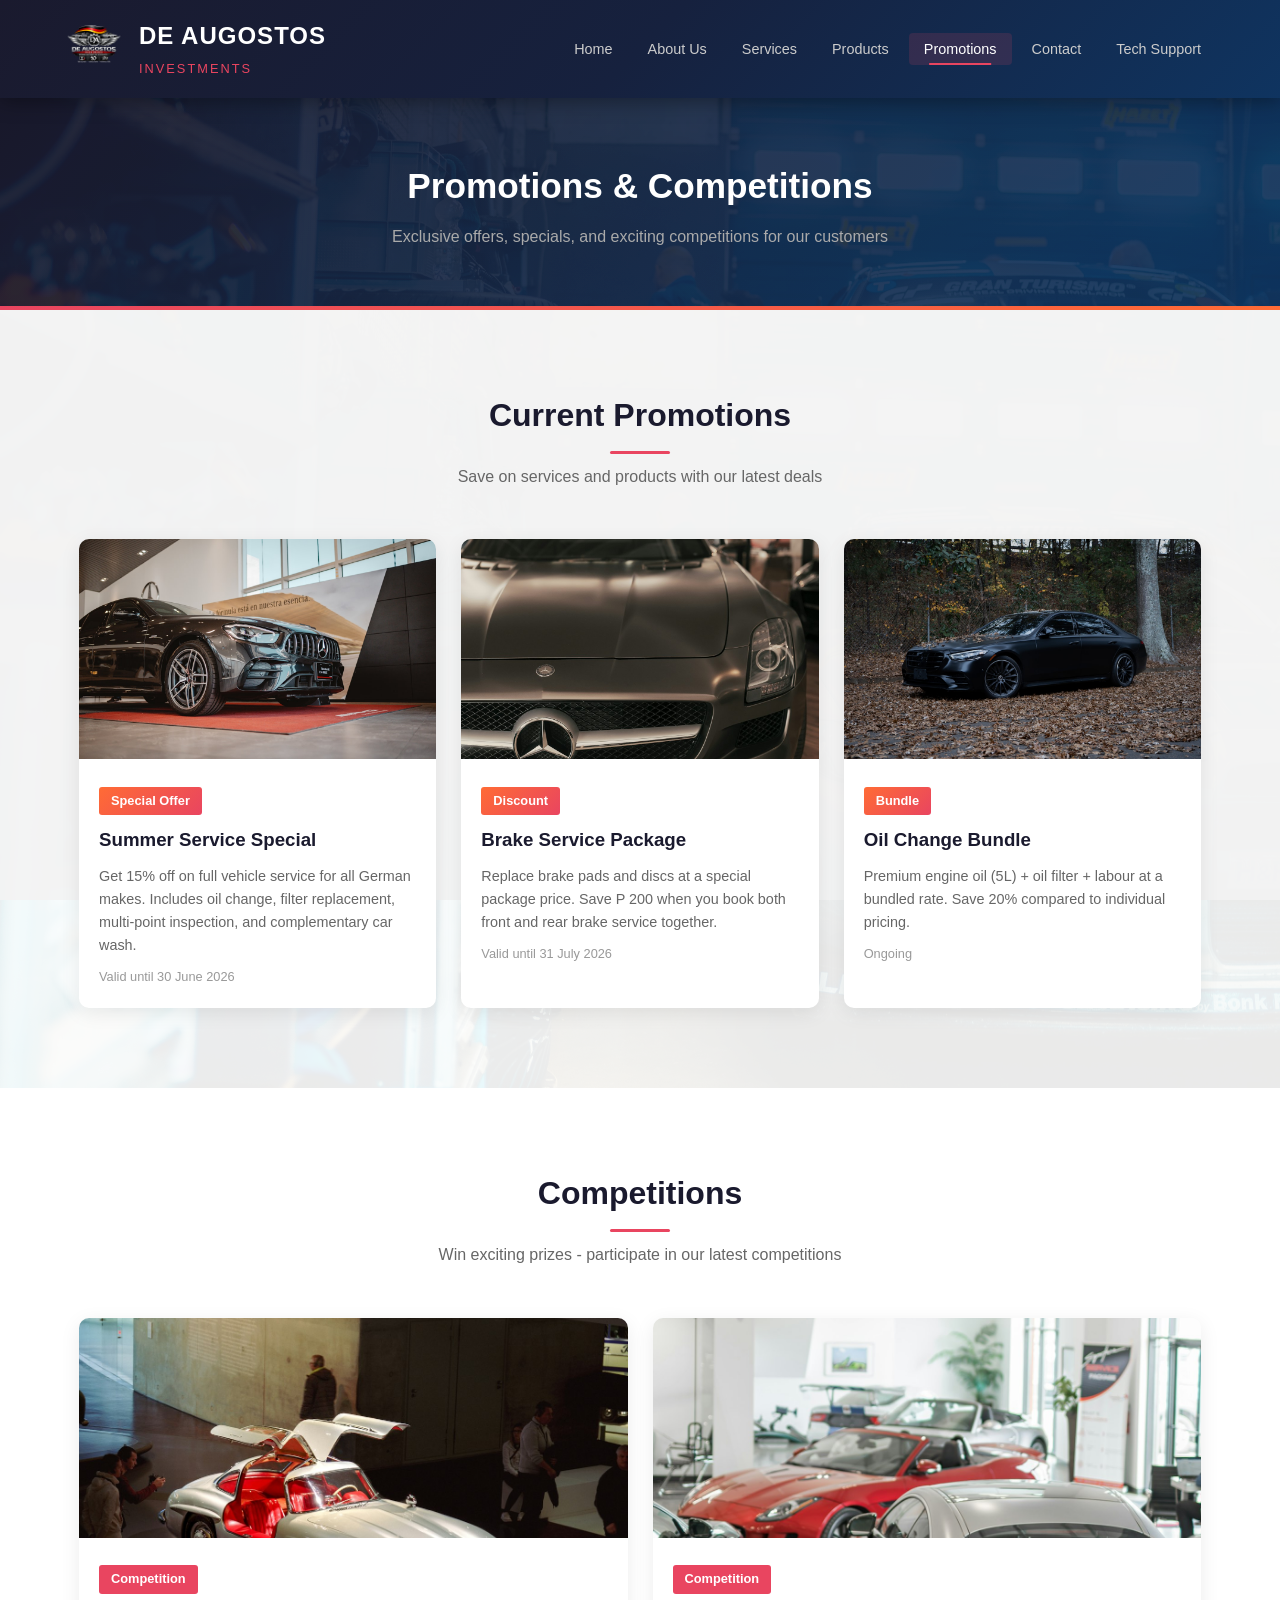
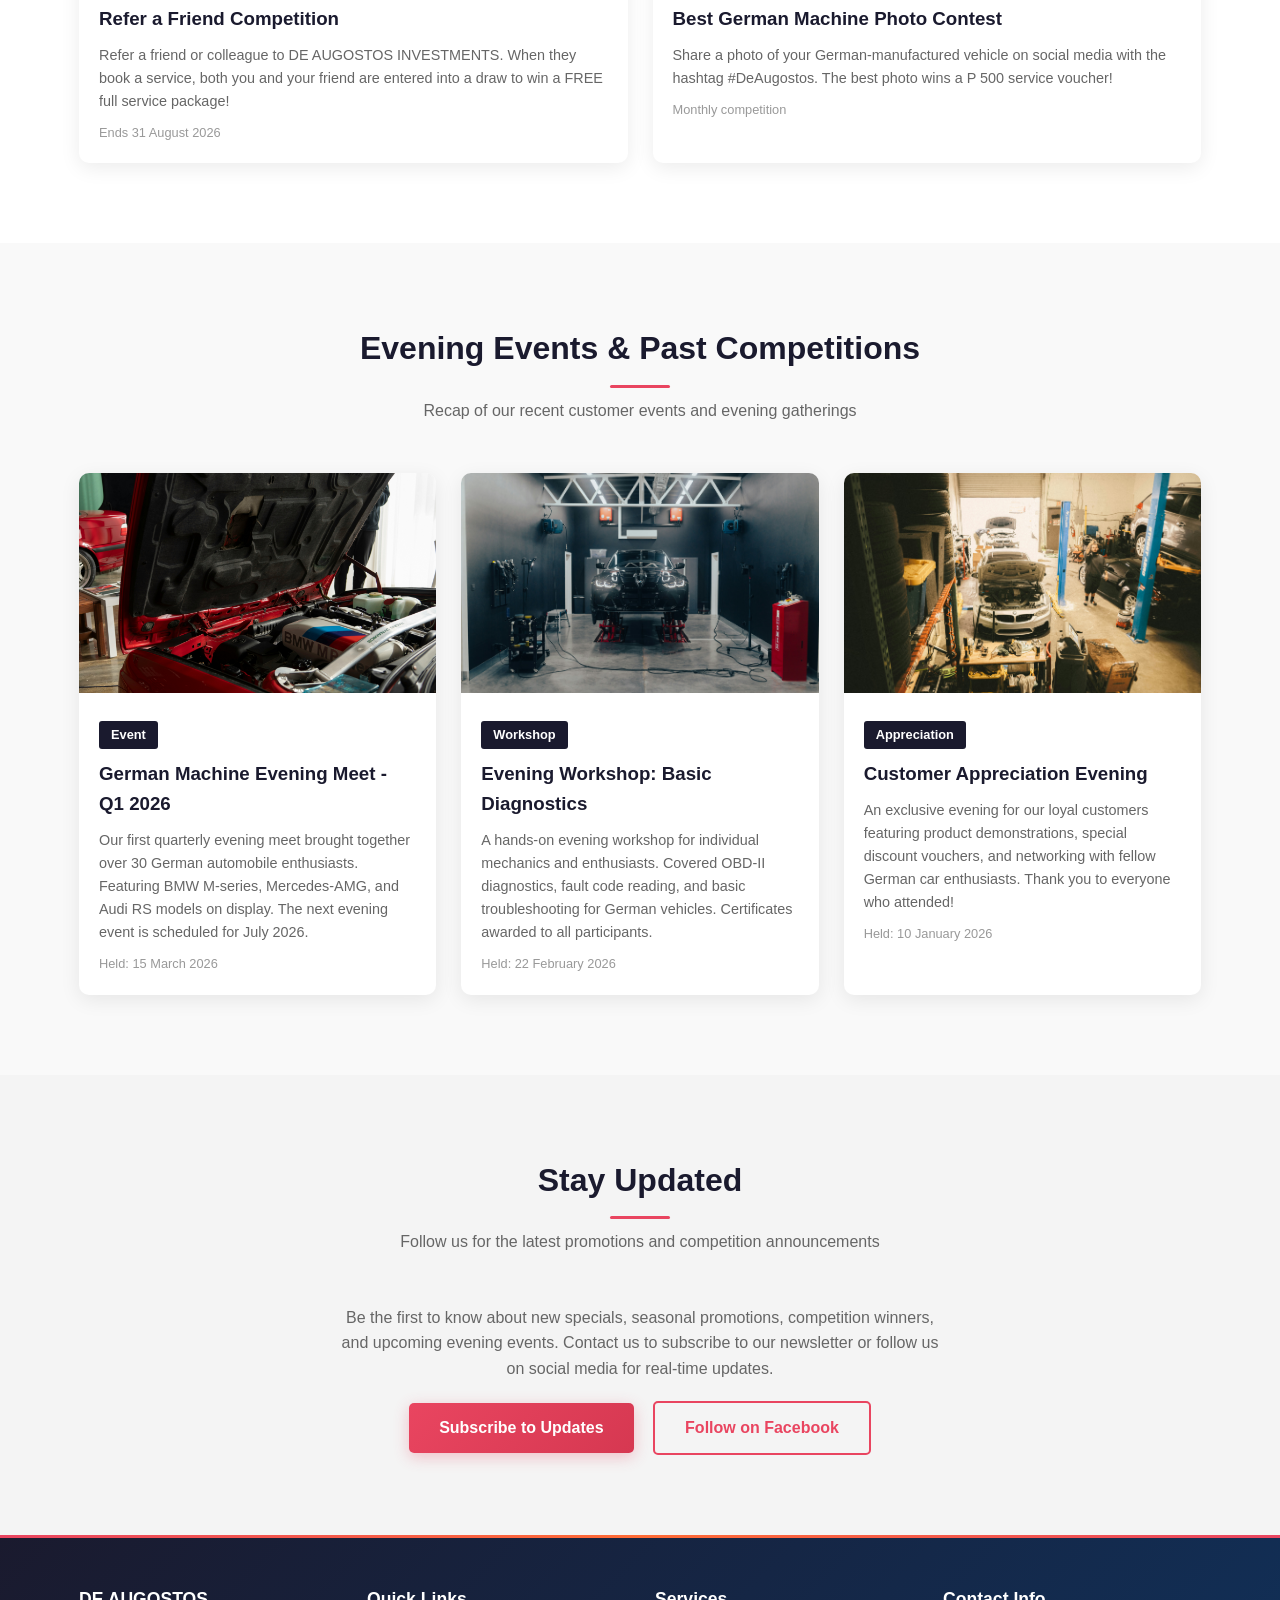
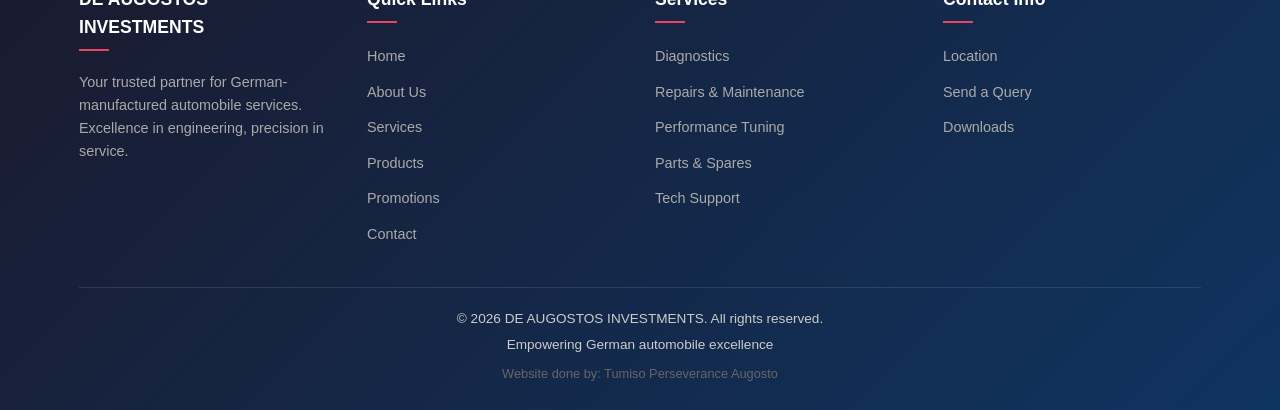
<file: promotions.html>
<!DOCTYPE html>
<html lang="en">
<head>
  <meta charset="UTF-8">
  <meta name="viewport" content="width=device-width, initial-scale=1.0">
  <title>Promotions & Competitions - DE AUGOSTOS INVESTMENTS</title>
  <meta name="description" content="Check out our latest promotions, special offers, and competitions for German automobile services and products.">
  <link rel="stylesheet" href="css/style.css">
</head>
<body>
  <header>
    <div class="container header-top">
      <div class="logo">
        <a href="index.html">
          <img src="images/logo/logo.png" alt="DE AUGOSTOS INVESTMENTS Logo">
        </a>
        <div class="logo-text">
          <h1>DE AUGOSTOS</h1>
          <span>INVESTMENTS</span>
        </div>
      </div>
      <button class="nav-toggle" aria-label="Toggle navigation">&#9776;</button>
      <nav>
        <ul>
          <li><a href="index.html">Home</a></li>
          <li><a href="about.html">About Us</a></li>
          <li><a href="services.html">Services</a></li>
          <li><a href="products.html">Products</a></li>
          <li><a href="promotions.html">Promotions</a></li>
          <li><a href="contact.html">Contact</a></li>
          <li><a href="support.html">Tech Support</a></li>
        </ul>
      </nav>
    </div>
  </header>

  <section class="page-banner">
    <div class="container">
      <h1>Promotions & Competitions</h1>
      <p>Exclusive offers, specials, and exciting competitions for our customers</p>
    </div>
  </section>

  <section class="section">
    <div class="container">
      <div class="section-title">
        <h2>Current Promotions</h2>
        <p>Save on services and products with our latest deals</p>
      </div>
      <div class="promo-grid">
        <div class="promo-card">
          <img src="images/promotions/promo1.jpg" alt="Summer Service Special">
          <div class="promo-card-content">
            <span class="promo-tag">Special Offer</span>
            <h3>Summer Service Special</h3>
            <p>Get 15% off on full vehicle service for all German makes. Includes oil change, filter replacement, multi-point inspection, and complementary car wash.</p>
            <p class="promo-date">Valid until 30 June 2026</p>
          </div>
        </div>
        <div class="promo-card">
          <img src="images/promotions/promo2.jpg" alt="Brake Service Deal">
          <div class="promo-card-content">
            <span class="promo-tag">Discount</span>
            <h3>Brake Service Package</h3>
            <p>Replace brake pads and discs at a special package price. Save P 200 when you book both front and rear brake service together.</p>
            <p class="promo-date">Valid until 31 July 2026</p>
          </div>
        </div>
        <div class="promo-card">
          <img src="images/promotions/promo3.jpg" alt="Oil Change Special">
          <div class="promo-card-content">
            <span class="promo-tag">Bundle</span>
            <h3>Oil Change Bundle</h3>
            <p>Premium engine oil (5L) + oil filter + labour at a bundled rate. Save 20% compared to individual pricing.</p>
            <p class="promo-date">Ongoing</p>
          </div>
        </div>
      </div>
    </div>
  </section>

  <section class="section" style="background: #fff;">
    <div class="container">
      <div class="section-title">
        <h2>Competitions</h2>
        <p>Win exciting prizes - participate in our latest competitions</p>
      </div>
      <div class="promo-grid">
        <div class="promo-card">
          <img src="images/promotions/comp1.jpg" alt="Refer a Friend Competition">
          <div class="promo-card-content">
            <span class="promo-tag" style="background: #e94560;">Competition</span>
            <h3>Refer a Friend Competition</h3>
            <p>Refer a friend or colleague to DE AUGOSTOS INVESTMENTS. When they book a service, both you and your friend are entered into a draw to win a FREE full service package!</p>
            <p class="promo-date">Ends 31 August 2026</p>
          </div>
        </div>
        <div class="promo-card">
          <img src="images/promotions/comp2.jpg" alt="Customer Photo Competition">
          <div class="promo-card-content">
            <span class="promo-tag" style="background: #e94560;">Competition</span>
            <h3>Best German Machine Photo Contest</h3>
            <p>Share a photo of your German-manufactured vehicle on social media with the hashtag #DeAugostos. The best photo wins a P 500 service voucher!</p>
            <p class="promo-date">Monthly competition</p>
          </div>
        </div>
      </div>
    </div>
  </section>

  <section class="section" style="background: #f9f9f9;">
    <div class="container">
      <div class="section-title">
        <h2>Evening Events & Past Competitions</h2>
        <p>Recap of our recent customer events and evening gatherings</p>
      </div>
      <div class="promo-grid">
        <div class="promo-card">
          <img src="images/services/tuning.jpg" alt="Evening Car Meet">
          <div class="promo-card-content">
            <span class="promo-tag" style="background: #1a1a2e;">Event</span>
            <h3>German Machine Evening Meet - Q1 2026</h3>
            <p>Our first quarterly evening meet brought together over 30 German automobile enthusiasts. Featuring BMW M-series, Mercedes-AMG, and Audi RS models on display. The next evening event is scheduled for July 2026.</p>
            <p class="promo-date">Held: 15 March 2026</p>
          </div>
        </div>
        <div class="promo-card">
          <img src="images/services/electrical.jpg" alt="Workshop Evening">
          <div class="promo-card-content">
            <span class="promo-tag" style="background: #1a1a2e;">Workshop</span>
            <h3>Evening Workshop: Basic Diagnostics</h3>
            <p>A hands-on evening workshop for individual mechanics and enthusiasts. Covered OBD-II diagnostics, fault code reading, and basic troubleshooting for German vehicles. Certificates awarded to all participants.</p>
            <p class="promo-date">Held: 22 February 2026</p>
          </div>
        </div>
        <div class="promo-card">
          <img src="images/services/aircon.jpg" alt="Customer Appreciation Evening">
          <div class="promo-card-content">
            <span class="promo-tag" style="background: #1a1a2e;">Appreciation</span>
            <h3>Customer Appreciation Evening</h3>
            <p>An exclusive evening for our loyal customers featuring product demonstrations, special discount vouchers, and networking with fellow German car enthusiasts. Thank you to everyone who attended!</p>
            <p class="promo-date">Held: 10 January 2026</p>
          </div>
        </div>
      </div>
    </div>
  </section>

  <section class="section">
    <div class="container">
      <div class="section-title">
        <h2>Stay Updated</h2>
        <p>Follow us for the latest promotions and competition announcements</p>
      </div>
      <div style="text-align: center;">
        <p style="color: #666; margin-bottom: 20px; max-width: 600px; margin-left: auto; margin-right: auto;">Be the first to know about new specials, seasonal promotions, competition winners, and upcoming evening events. Contact us to subscribe to our newsletter or follow us on social media for real-time updates.</p>
        <a href="contact.html" class="btn btn-primary">Subscribe to Updates</a>
        <a href="https://facebook.com/DeAugostosInvestments" target="_blank" rel="noopener" class="btn btn-outline" style="margin-left:15px;color:#e94560;border-color:#e94560;">Follow on Facebook</a>
      </div>
    </div>
  </section>

  <footer>
    <div class="container">
      <div class="footer-grid">
        <div class="footer-col">
          <h3>DE AUGOSTOS INVESTMENTS</h3>
          <p style="color: #aaa; font-size: 0.9rem;">Your trusted partner for German-manufactured automobile services. Excellence in engineering, precision in service.</p>
        </div>
        <div class="footer-col">
          <h3>Quick Links</h3>
          <ul>
            <li><a href="index.html">Home</a></li>
            <li><a href="about.html">About Us</a></li>
            <li><a href="services.html">Services</a></li>
            <li><a href="products.html">Products</a></li>
            <li><a href="promotions.html">Promotions</a></li>
            <li><a href="contact.html">Contact</a></li>
          </ul>
        </div>
        <div class="footer-col">
          <h3>Services</h3>
          <ul>
            <li><a href="services.html">Diagnostics</a></li>
            <li><a href="services.html">Repairs & Maintenance</a></li>
            <li><a href="services.html">Performance Tuning</a></li>
            <li><a href="services.html">Parts & Spares</a></li>
            <li><a href="support.html">Tech Support</a></li>
          </ul>
        </div>
        <div class="footer-col">
          <h3>Contact Info</h3>
          <ul>
            <li><a href="contact.html">Location</a></li>
            <li><a href="contact.html">Send a Query</a></li>
            <li><a href="support.html">Downloads</a></li>
          </ul>
        </div>
      </div>
      <div class="footer-bottom">
        <p>&copy; 2026 DE AUGOSTOS INVESTMENTS. All rights reserved.</p>
        <p>Empowering German automobile excellence</p>
        <p style="margin-top:8px;color:#666;font-size:0.8rem;">Website done by: Tumiso Perseverance Augosto</p>
      </div>
    </div>
  </footer>

  <script src="js/script.js"></script>
</body>
</html>
</file>
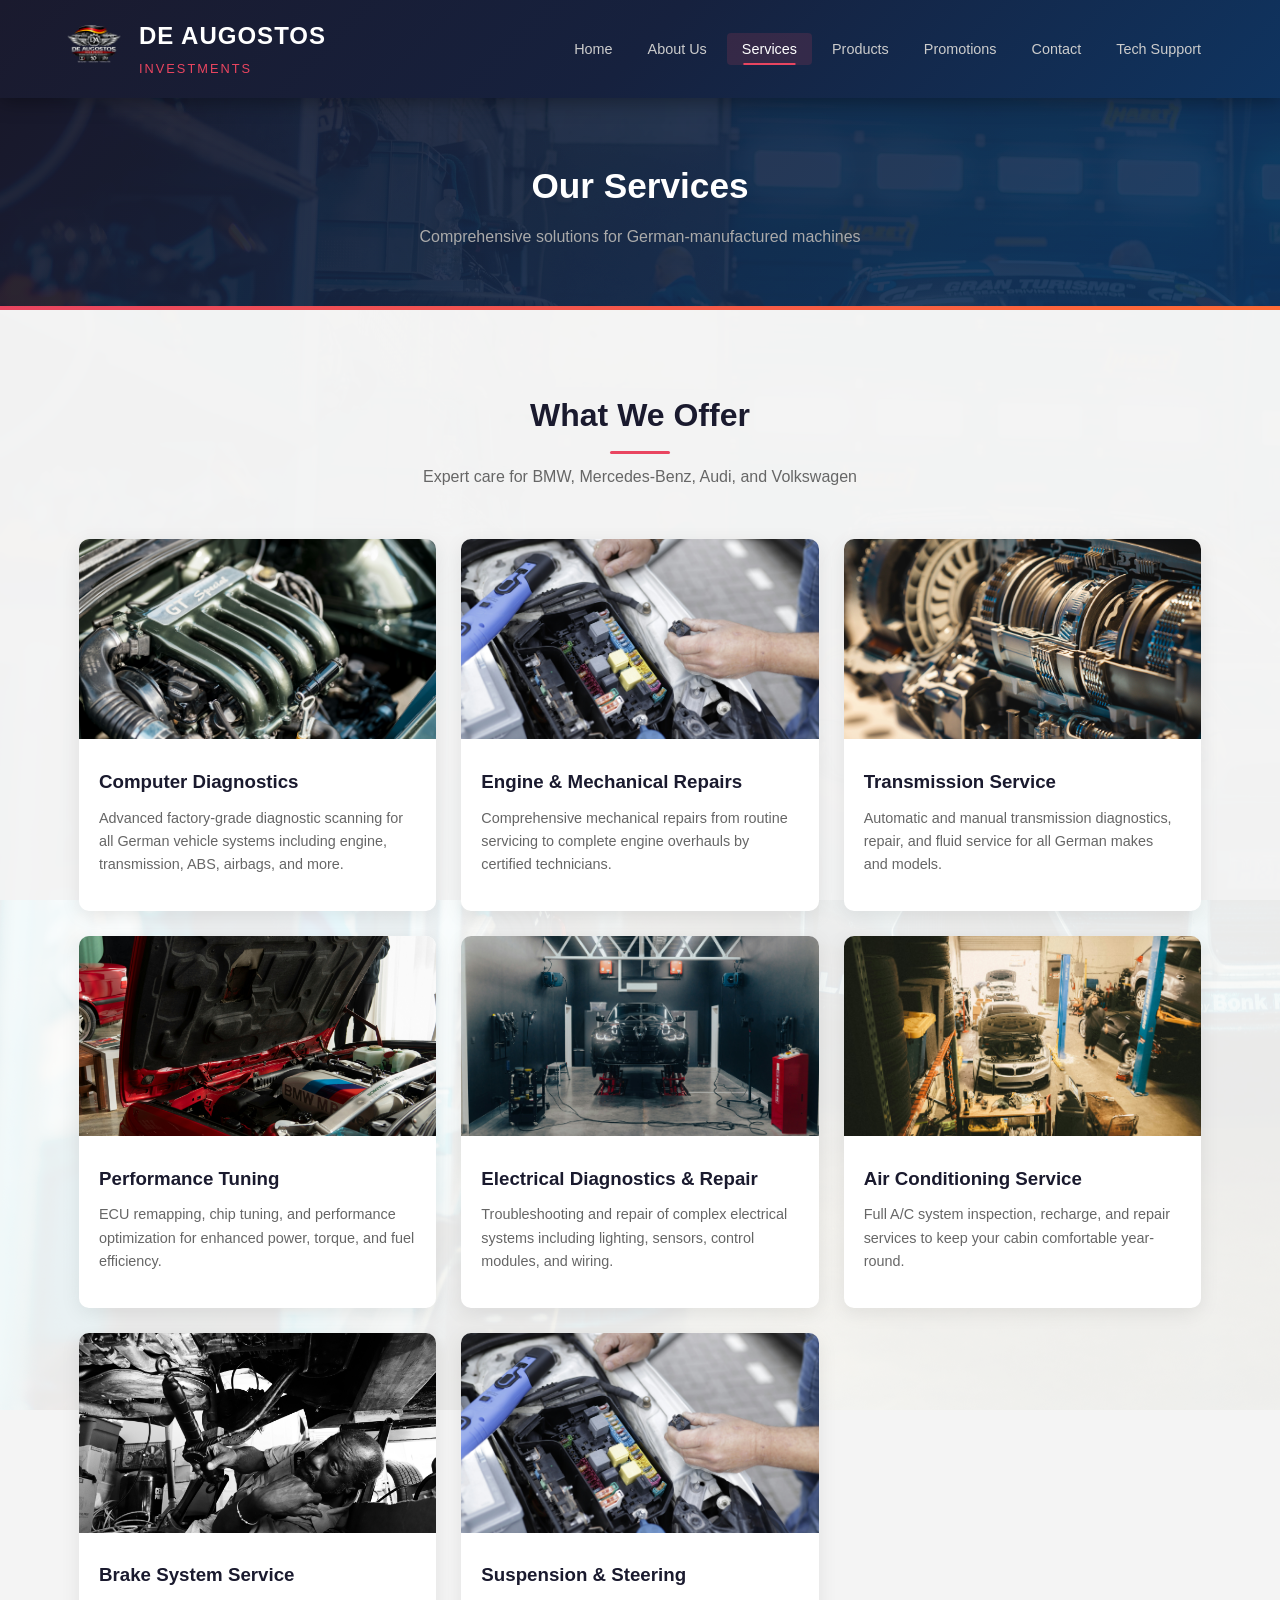
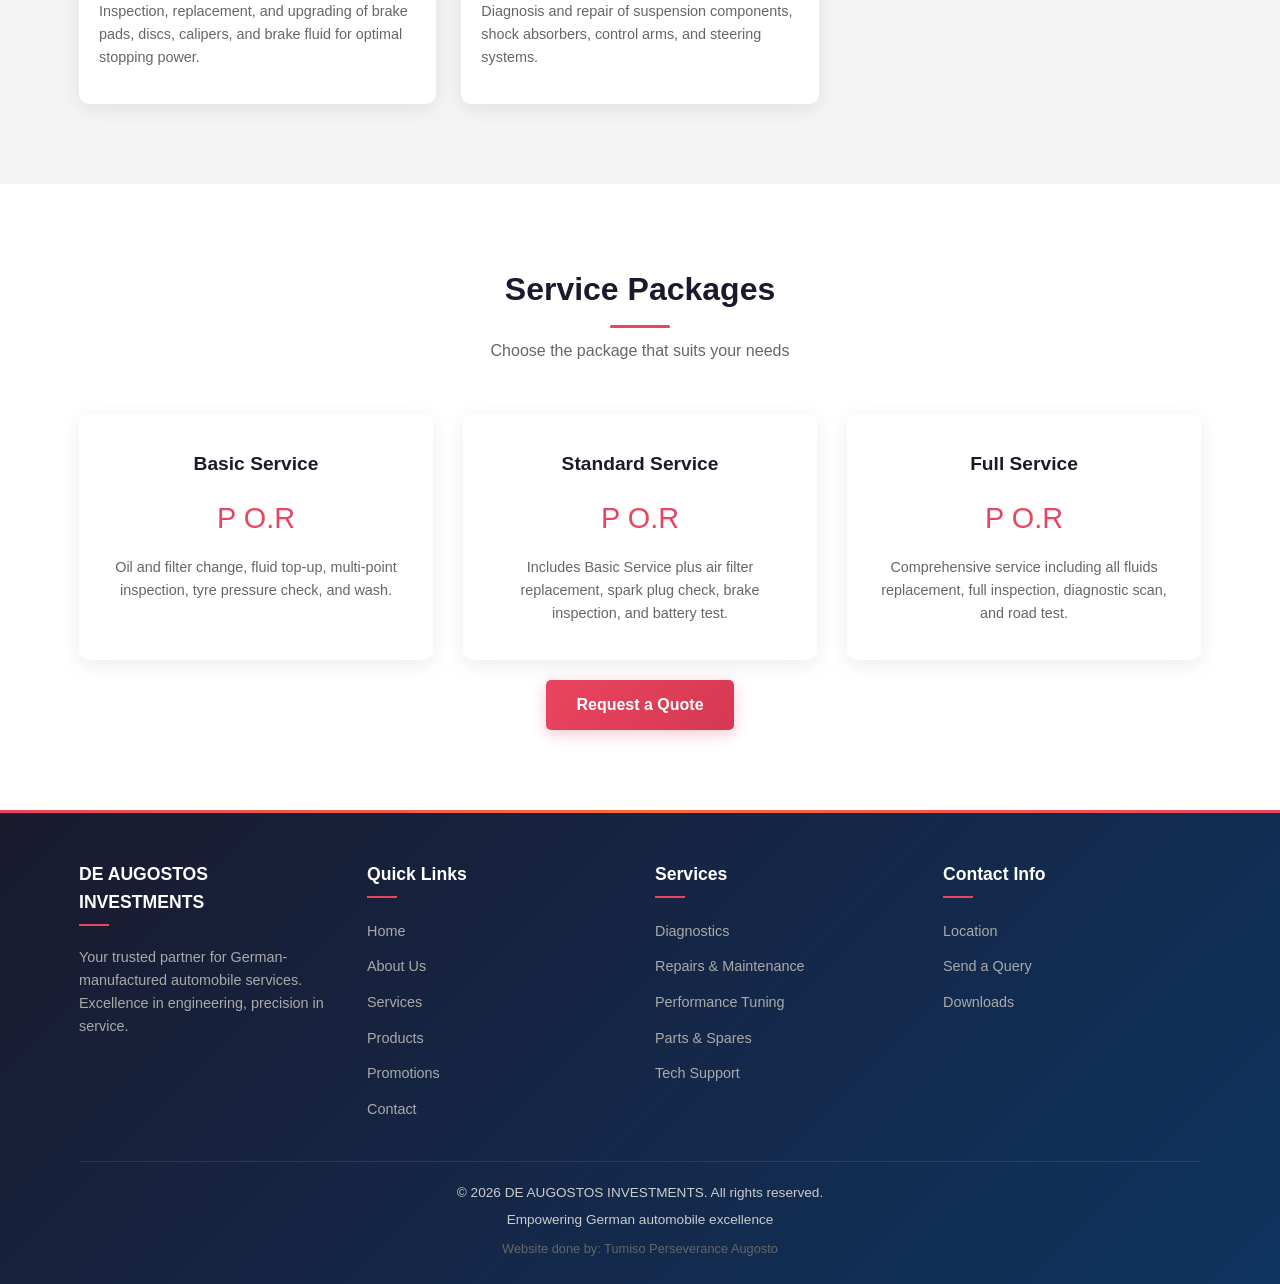
<file: services.html>
<!DOCTYPE html>
<html lang="en">
<head>
  <meta charset="UTF-8">
  <meta name="viewport" content="width=device-width, initial-scale=1.0">
  <title>Services - DE AUGOSTOS INVESTMENTS</title>
  <meta name="description" content="Comprehensive services for German automobiles: diagnostics, repairs, performance tuning, parts, and maintenance.">
  <link rel="stylesheet" href="css/style.css">
</head>
<body>
  <header>
    <div class="container header-top">
      <div class="logo">
        <a href="index.html">
          <img src="images/logo/logo.png" alt="DE AUGOSTOS INVESTMENTS Logo">
        </a>
        <div class="logo-text">
          <h1>DE AUGOSTOS</h1>
          <span>INVESTMENTS</span>
        </div>
      </div>
      <button class="nav-toggle" aria-label="Toggle navigation">&#9776;</button>
      <nav>
        <ul>
          <li><a href="index.html">Home</a></li>
          <li><a href="about.html">About Us</a></li>
          <li><a href="services.html">Services</a></li>
          <li><a href="products.html">Products</a></li>
          <li><a href="promotions.html">Promotions</a></li>
          <li><a href="contact.html">Contact</a></li>
          <li><a href="support.html">Tech Support</a></li>
        </ul>
      </nav>
    </div>
  </header>

  <section class="page-banner">
    <div class="container">
      <h1>Our Services</h1>
      <p>Comprehensive solutions for German-manufactured machines</p>
    </div>
  </section>

  <section class="section">
    <div class="container">
      <div class="section-title">
        <h2>What We Offer</h2>
        <p>Expert care for BMW, Mercedes-Benz, Audi, and Volkswagen</p>
      </div>
      <div class="services-grid">
        <div class="service-card">
          <img src="images/services/diagnostics.jpg" alt="Computer Diagnostics">
          <div class="service-card-content">
            <h3>Computer Diagnostics</h3>
            <p>Advanced factory-grade diagnostic scanning for all German vehicle systems including engine, transmission, ABS, airbags, and more.</p>
          </div>
        </div>
        <div class="service-card">
          <img src="images/services/engine-repair.jpg" alt="Engine Repairs">
          <div class="service-card-content">
            <h3>Engine & Mechanical Repairs</h3>
            <p>Comprehensive mechanical repairs from routine servicing to complete engine overhauls by certified technicians.</p>
          </div>
        </div>
        <div class="service-card">
          <img src="images/services/transmission.jpg" alt="Transmission Service">
          <div class="service-card-content">
            <h3>Transmission Service</h3>
            <p>Automatic and manual transmission diagnostics, repair, and fluid service for all German makes and models.</p>
          </div>
        </div>
        <div class="service-card">
          <img src="images/services/tuning.jpg" alt="Performance Tuning">
          <div class="service-card-content">
            <h3>Performance Tuning</h3>
            <p>ECU remapping, chip tuning, and performance optimization for enhanced power, torque, and fuel efficiency.</p>
          </div>
        </div>
        <div class="service-card">
          <img src="images/services/electrical.jpg" alt="Electrical Diagnostics">
          <div class="service-card-content">
            <h3>Electrical Diagnostics & Repair</h3>
            <p>Troubleshooting and repair of complex electrical systems including lighting, sensors, control modules, and wiring.</p>
          </div>
        </div>
        <div class="service-card">
          <img src="images/services/aircon.jpg" alt="Air Conditioning Service">
          <div class="service-card-content">
            <h3>Air Conditioning Service</h3>
            <p>Full A/C system inspection, recharge, and repair services to keep your cabin comfortable year-round.</p>
          </div>
        </div>
        <div class="service-card">
          <img src="images/services/brakes.jpg" alt="Brake Service">
          <div class="service-card-content">
            <h3>Brake System Service</h3>
            <p>Inspection, replacement, and upgrading of brake pads, discs, calipers, and brake fluid for optimal stopping power.</p>
          </div>
        </div>
        <div class="service-card">
          <img src="images/services/suspension.jpg" alt="Suspension Service">
          <div class="service-card-content">
            <h3>Suspension & Steering</h3>
            <p>Diagnosis and repair of suspension components, shock absorbers, control arms, and steering systems.</p>
          </div>
        </div>
      </div>
    </div>
  </section>

  <section class="section" style="background: #fff;">
    <div class="container">
      <div class="section-title">
        <h2>Service Packages</h2>
        <p>Choose the package that suits your needs</p>
      </div>
      <div class="highlights">
        <div class="highlight-card">
          <h3>Basic Service</h3>
          <div class="price" style="font-size: 1.8rem; color: #e94560; margin: 15px 0;">P O.R</div>
          <p>Oil and filter change, fluid top-up, multi-point inspection, tyre pressure check, and wash.</p>
        </div>
        <div class="highlight-card">
          <h3>Standard Service</h3>
          <div class="price" style="font-size: 1.8rem; color: #e94560; margin: 15px 0;">P O.R</div>
          <p>Includes Basic Service plus air filter replacement, spark plug check, brake inspection, and battery test.</p>
        </div>
        <div class="highlight-card">
          <h3>Full Service</h3>
          <div class="price" style="font-size: 1.8rem; color: #e94560; margin: 15px 0;">P O.R</div>
          <p>Comprehensive service including all fluids replacement, full inspection, diagnostic scan, and road test.</p>
        </div>
      </div>
      <div style="text-align: center; margin-top: 20px;">
        <a href="contact.html" class="btn btn-primary">Request a Quote</a>
      </div>
    </div>
  </section>

  <footer>
    <div class="container">
      <div class="footer-grid">
        <div class="footer-col">
          <h3>DE AUGOSTOS INVESTMENTS</h3>
          <p style="color: #aaa; font-size: 0.9rem;">Your trusted partner for German-manufactured automobile services. Excellence in engineering, precision in service.</p>
        </div>
        <div class="footer-col">
          <h3>Quick Links</h3>
          <ul>
            <li><a href="index.html">Home</a></li>
            <li><a href="about.html">About Us</a></li>
            <li><a href="services.html">Services</a></li>
            <li><a href="products.html">Products</a></li>
            <li><a href="promotions.html">Promotions</a></li>
            <li><a href="contact.html">Contact</a></li>
          </ul>
        </div>
        <div class="footer-col">
          <h3>Services</h3>
          <ul>
            <li><a href="services.html">Diagnostics</a></li>
            <li><a href="services.html">Repairs & Maintenance</a></li>
            <li><a href="services.html">Performance Tuning</a></li>
            <li><a href="services.html">Parts & Spares</a></li>
            <li><a href="support.html">Tech Support</a></li>
          </ul>
        </div>
        <div class="footer-col">
          <h3>Contact Info</h3>
          <ul>
            <li><a href="contact.html">Location</a></li>
            <li><a href="contact.html">Send a Query</a></li>
            <li><a href="support.html">Downloads</a></li>
          </ul>
        </div>
      </div>
      <div class="footer-bottom">
        <p>&copy; 2026 DE AUGOSTOS INVESTMENTS. All rights reserved.</p>
        <p>Empowering German automobile excellence</p>
        <p style="margin-top:8px;color:#666;font-size:0.8rem;">Website done by: Tumiso Perseverance Augosto</p>
      </div>
    </div>
  </footer>

  <script src="js/script.js"></script>
</body>
</html>
</file>
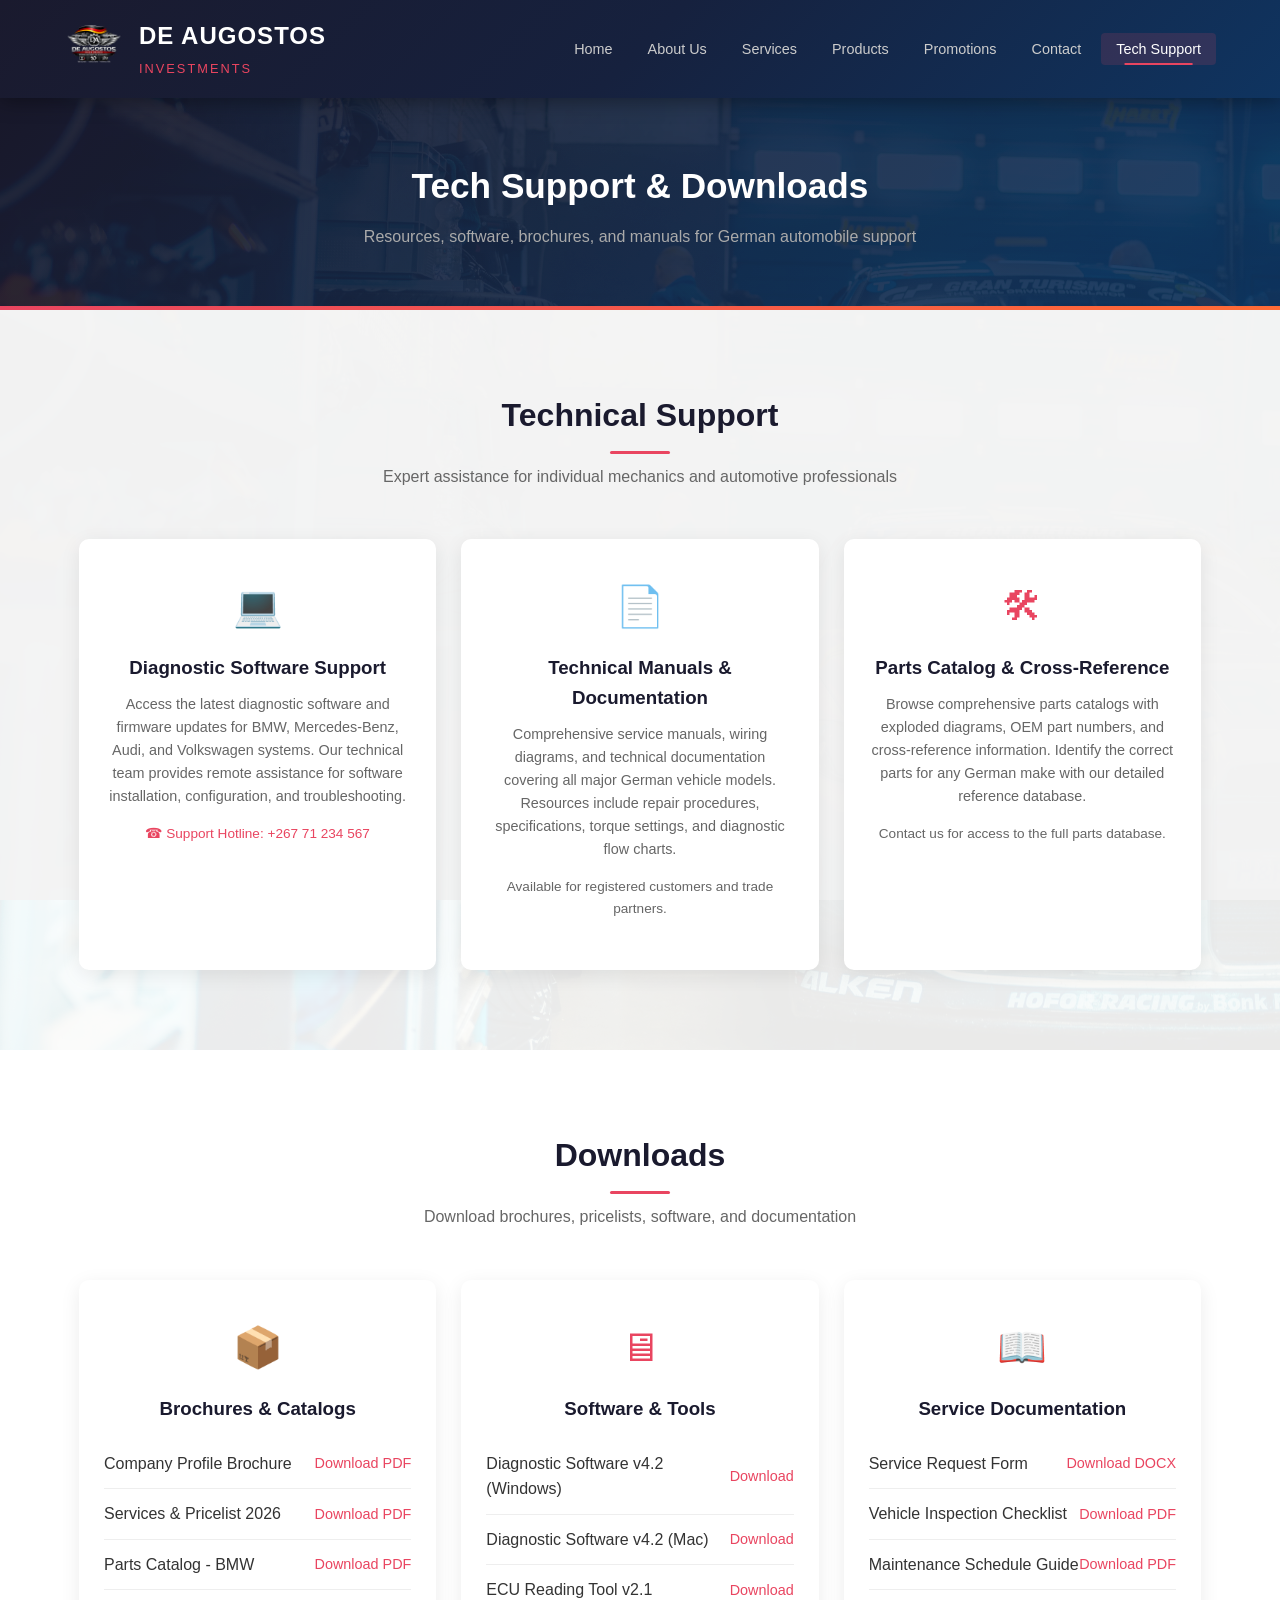
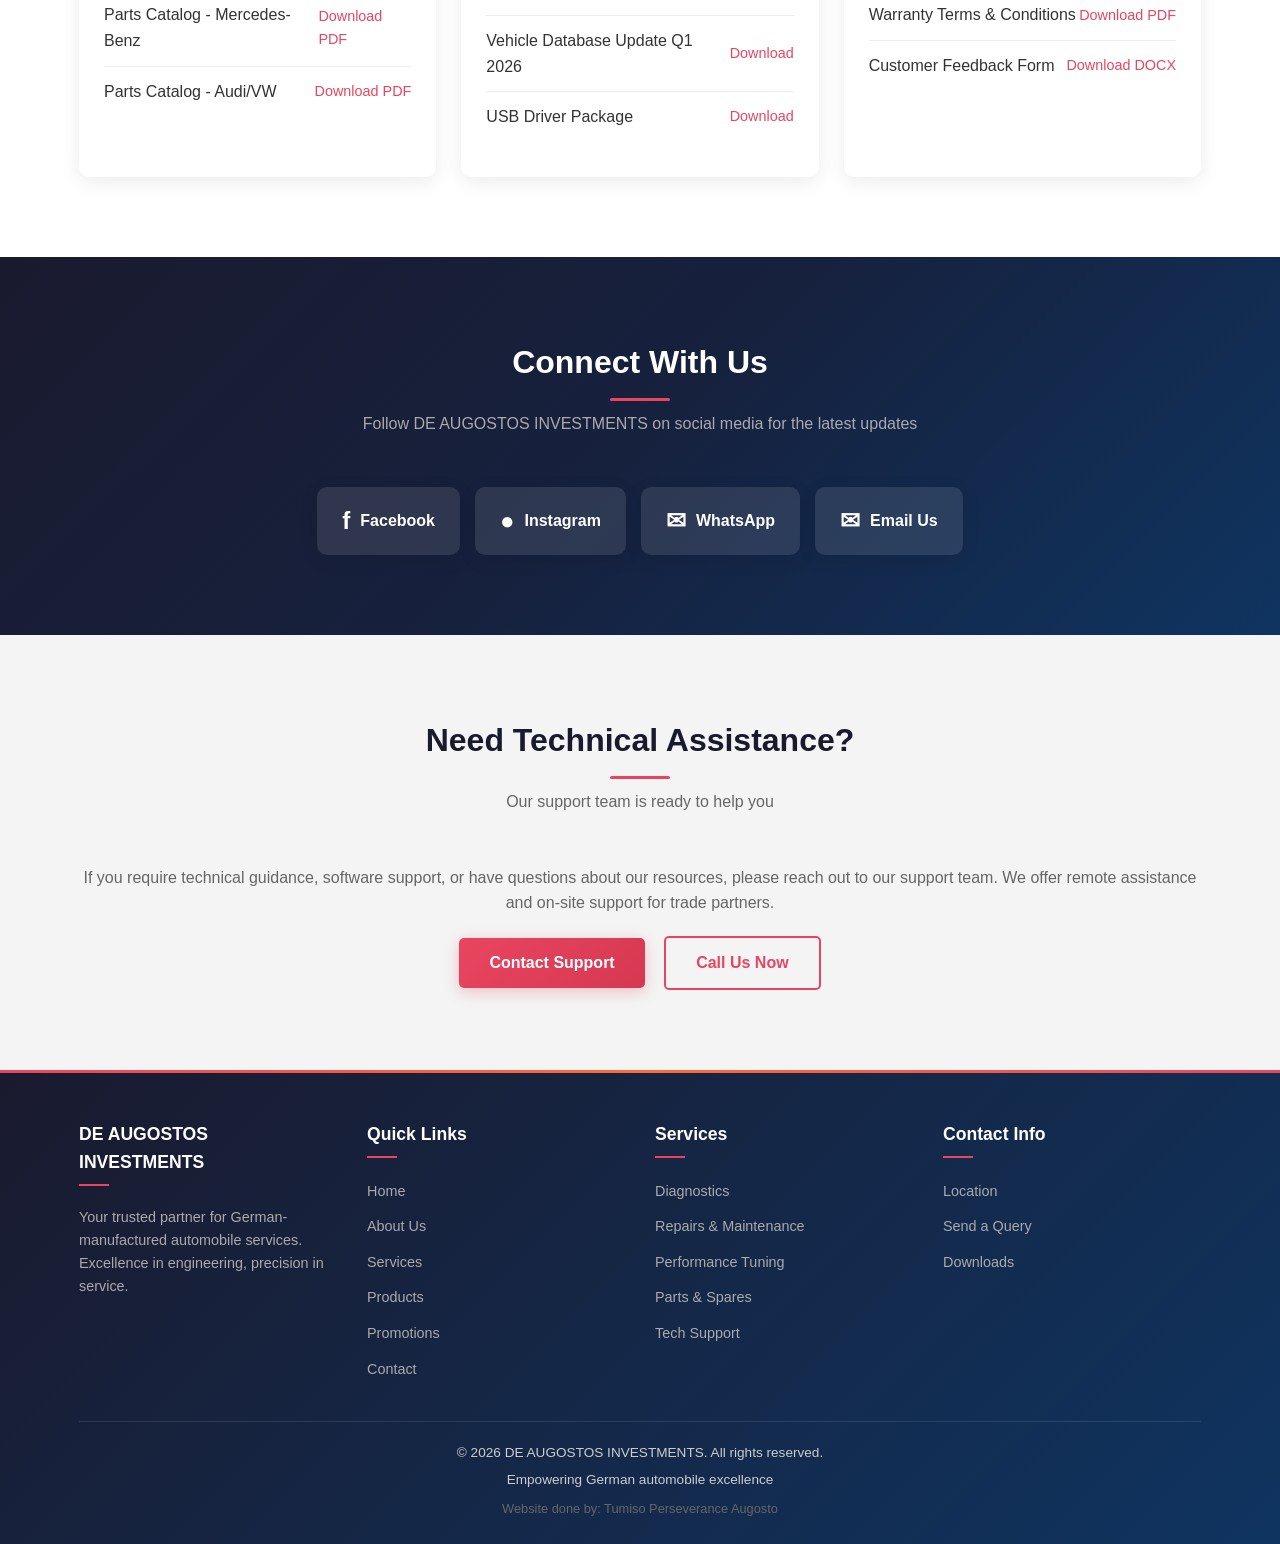
<file: support.html>
<!DOCTYPE html>
<html lang="en">
<head>
  <meta charset="UTF-8">
  <meta name="viewport" content="width=device-width, initial-scale=1.0">
  <title>Tech Support & Downloads - DE AUGOSTOS INVESTMENTS</title>
  <meta name="description" content="Technical support resources and downloads for German automobile software, brochures, and manuals.">
  <link rel="stylesheet" href="css/style.css">
</head>
<body>
  <header>
    <div class="container header-top">
      <div class="logo">
        <a href="index.html">
          <img src="images/logo/logo.png" alt="DE AUGOSTOS INVESTMENTS Logo">
        </a>
        <div class="logo-text">
          <h1>DE AUGOSTOS</h1>
          <span>INVESTMENTS</span>
        </div>
      </div>
      <button class="nav-toggle" aria-label="Toggle navigation">&#9776;</button>
      <nav>
        <ul>
          <li><a href="index.html">Home</a></li>
          <li><a href="about.html">About Us</a></li>
          <li><a href="services.html">Services</a></li>
          <li><a href="products.html">Products</a></li>
          <li><a href="promotions.html">Promotions</a></li>
          <li><a href="contact.html">Contact</a></li>
          <li><a href="support.html">Tech Support</a></li>
        </ul>
      </nav>
    </div>
  </header>

  <section class="page-banner">
    <div class="container">
      <h1>Tech Support & Downloads</h1>
      <p>Resources, software, brochures, and manuals for German automobile support</p>
    </div>
  </section>

  <section class="section">
    <div class="container">
      <div class="section-title">
        <h2>Technical Support</h2>
        <p>Expert assistance for individual mechanics and automotive professionals</p>
      </div>
      <div class="support-section">
        <div class="support-card">
          <div class="icon">&#128187;</div>
          <h3>Diagnostic Software Support</h3>
          <p>Access the latest diagnostic software and firmware updates for BMW, Mercedes-Benz, Audi, and Volkswagen systems. Our technical team provides remote assistance for software installation, configuration, and troubleshooting.</p>
          <p style="margin-top:10px;font-size:0.85rem;color:#e94560;">&#9742; Support Hotline: +267 71 234 567</p>
        </div>
        <div class="support-card">
          <div class="icon">&#128196;</div>
          <h3>Technical Manuals & Documentation</h3>
          <p>Comprehensive service manuals, wiring diagrams, and technical documentation covering all major German vehicle models. Resources include repair procedures, specifications, torque settings, and diagnostic flow charts.</p>
          <p style="margin-top:10px;font-size:0.85rem;color:#666;">Available for registered customers and trade partners.</p>
        </div>
        <div class="support-card">
          <div class="icon">&#128736;</div>
          <h3>Parts Catalog & Cross-Reference</h3>
          <p>Browse comprehensive parts catalogs with exploded diagrams, OEM part numbers, and cross-reference information. Identify the correct parts for any German make with our detailed reference database.</p>
          <p style="margin-top:10px;font-size:0.85rem;color:#666;">Contact us for access to the full parts database.</p>
        </div>
      </div>
    </div>
  </section>

  <section class="section" style="background: #fff;">
    <div class="container">
      <div class="section-title">
        <h2>Downloads</h2>
        <p>Download brochures, pricelists, software, and documentation</p>
      </div>
      <div class="support-section">
        <div class="support-card">
          <div class="icon">&#128230;</div>
          <h3>Brochures & Catalogs</h3>
          <ul class="download-list">
            <li>
              <span>Company Profile Brochure</span>
              <a href="downloads/brochures/company-profile.pdf" download="DE-AUGOSTOS-Company-Profile.pdf">Download PDF</a>
            </li>
            <li>
              <span>Services & Pricelist 2026</span>
              <a href="downloads/brochures/services-pricelist-2026.pdf" download="DE-AUGOSTOS-Pricelist-2026.pdf">Download PDF</a>
            </li>
            <li>
              <span>Parts Catalog - BMW</span>
              <a href="downloads/brochures/company-profile.pdf" download="BMW-Parts-Catalog.pdf">Download PDF</a>
            </li>
            <li>
              <span>Parts Catalog - Mercedes-Benz</span>
              <a href="downloads/brochures/company-profile.pdf" download="Mercedes-Parts-Catalog.pdf">Download PDF</a>
            </li>
            <li>
              <span>Parts Catalog - Audi/VW</span>
              <a href="downloads/brochures/company-profile.pdf" download="Audi-VW-Parts-Catalog.pdf">Download PDF</a>
            </li>
          </ul>
        </div>
        <div class="support-card">
          <div class="icon">&#128421;</div>
          <h3>Software & Tools</h3>
          <ul class="download-list">
            <li>
              <span>Diagnostic Software v4.2 (Windows)</span>
              <a href="downloads/software/diagnostic-software-v4.2.txt" download="Diagnostic-Software-v4.2-Windows.txt">Download</a>
            </li>
            <li>
              <span>Diagnostic Software v4.2 (Mac)</span>
              <a href="downloads/software/diagnostic-software-v4.2.txt" download="Diagnostic-Software-v4.2-Mac.txt">Download</a>
            </li>
            <li>
              <span>ECU Reading Tool v2.1</span>
              <a href="downloads/software/ecu-reading-tool-v2.1.txt" download="ECU-Reading-Tool-v2.1.txt">Download</a>
            </li>
            <li>
              <span>Vehicle Database Update Q1 2026</span>
              <a href="downloads/software/vehicle-database-q1-2026.txt" download="Vehicle-Database-Q1-2026.txt">Download</a>
            </li>
            <li>
              <span>USB Driver Package</span>
              <a href="downloads/software/diagnostic-software-v4.2.txt" download="USB-Driver-Package.txt">Download</a>
            </li>
          </ul>
        </div>
        <div class="support-card">
          <div class="icon">&#128214;</div>
          <h3>Service Documentation</h3>
          <ul class="download-list">
            <li>
              <span>Service Request Form</span>
              <a href="downloads/docs/service-request-form.docx" download="DE-AUGOSTOS-Service-Request.docx">Download DOCX</a>
            </li>
            <li>
              <span>Vehicle Inspection Checklist</span>
              <a href="downloads/docs/vehicle-inspection-checklist.pdf" download="DE-AUGOSTOS-Inspection-Checklist.pdf">Download PDF</a>
            </li>
            <li>
              <span>Maintenance Schedule Guide</span>
              <a href="downloads/docs/maintenance-schedule-guide.pdf" download="DE-AUGOSTOS-Maintenance-Guide.pdf">Download PDF</a>
            </li>
            <li>
              <span>Warranty Terms & Conditions</span>
              <a href="downloads/docs/warranty-terms.pdf" download="DE-AUGOSTOS-Warranty-Terms.pdf">Download PDF</a>
            </li>
            <li>
              <span>Customer Feedback Form</span>
              <a href="downloads/docs/customer-feedback-form.docx" download="DE-AUGOSTOS-Feedback-Form.docx">Download DOCX</a>
            </li>
          </ul>
        </div>
      </div>
    </div>
  </section>

  <section class="section section-dark">
    <div class="container">
      <div class="section-title">
        <h2>Connect With Us</h2>
        <p>Follow DE AUGOSTOS INVESTMENTS on social media for the latest updates</p>
      </div>
      <div style="display:flex;justify-content:center;gap:15px;flex-wrap:wrap;">
        <a href="https://facebook.com/DeAugostosInvestments" target="_blank" rel="noopener" class="social-btn social-btn-dark">
          <span style="font-size:1.5rem;">f</span>
          <span>Facebook</span>
        </a>
        <a href="https://instagram.com/DeAugostosInvestments" target="_blank" rel="noopener" class="social-btn social-btn-dark">
          <span style="font-size:1.5rem;">&#9679;</span>
          <span>Instagram</span>
        </a>
        <a href="https://wa.me/26771234567" target="_blank" rel="noopener" class="social-btn social-btn-dark">
          <span style="font-size:1.5rem;">&#9993;</span>
          <span>WhatsApp</span>
        </a>
        <a href="mailto:info@deaugostosinvestments.co.bw" class="social-btn social-btn-dark">
          <span style="font-size:1.5rem;">&#9993;</span>
          <span>Email Us</span>
        </a>
      </div>
    </div>
  </section>

  <section class="section">
    <div class="container">
      <div class="section-title">
        <h2>Need Technical Assistance?</h2>
        <p>Our support team is ready to help you</p>
      </div>
      <div style="text-align: center;">
        <p style="color: #666; margin-bottom: 20px;">If you require technical guidance, software support, or have questions about our resources, please reach out to our support team. We offer remote assistance and on-site support for trade partners.</p>
        <a href="contact.html" class="btn btn-primary">Contact Support</a>
        <a href="tel:+26771234567" class="btn btn-outline" style="margin-left:15px;color:#e94560;border-color:#e94560;">Call Us Now</a>
      </div>
    </div>
  </section>

  <footer>
    <div class="container">
      <div class="footer-grid">
        <div class="footer-col">
          <h3>DE AUGOSTOS INVESTMENTS</h3>
          <p style="color: #aaa; font-size: 0.9rem;">Your trusted partner for German-manufactured automobile services. Excellence in engineering, precision in service.</p>
        </div>
        <div class="footer-col">
          <h3>Quick Links</h3>
          <ul>
            <li><a href="index.html">Home</a></li>
            <li><a href="about.html">About Us</a></li>
            <li><a href="services.html">Services</a></li>
            <li><a href="products.html">Products</a></li>
            <li><a href="promotions.html">Promotions</a></li>
            <li><a href="contact.html">Contact</a></li>
          </ul>
        </div>
        <div class="footer-col">
          <h3>Services</h3>
          <ul>
            <li><a href="services.html">Diagnostics</a></li>
            <li><a href="services.html">Repairs & Maintenance</a></li>
            <li><a href="services.html">Performance Tuning</a></li>
            <li><a href="services.html">Parts & Spares</a></li>
            <li><a href="support.html">Tech Support</a></li>
          </ul>
        </div>
        <div class="footer-col">
          <h3>Contact Info</h3>
          <ul>
            <li><a href="contact.html">Location</a></li>
            <li><a href="contact.html">Send a Query</a></li>
            <li><a href="support.html">Downloads</a></li>
          </ul>
        </div>
      </div>
      <div class="footer-bottom">
        <p>&copy; 2026 DE AUGOSTOS INVESTMENTS. All rights reserved.</p>
        <p>Empowering German automobile excellence</p>
        <p style="margin-top:8px;color:#666;font-size:0.8rem;">Website done by: Tumiso Perseverance Augosto</p>
      </div>
    </div>
  </footer>

  <script src="js/script.js"></script>
</body>
</html>
</file>
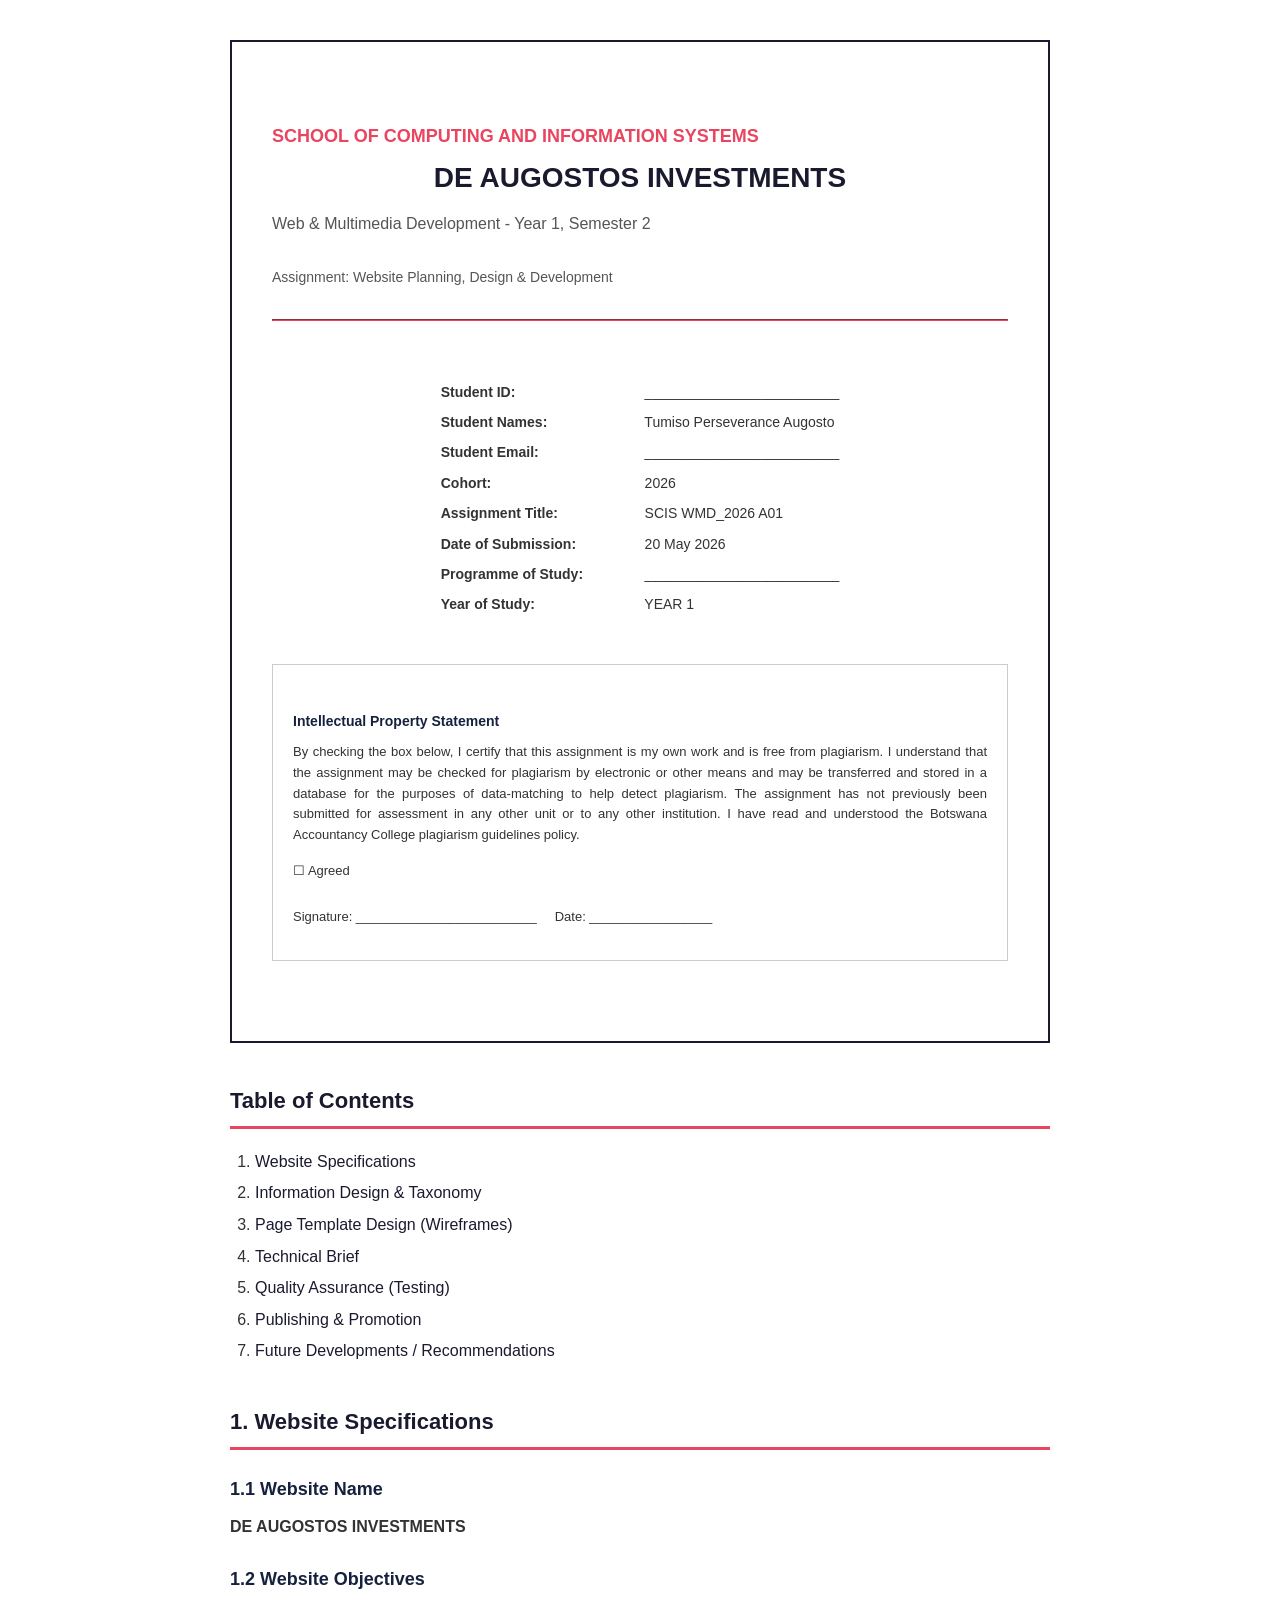
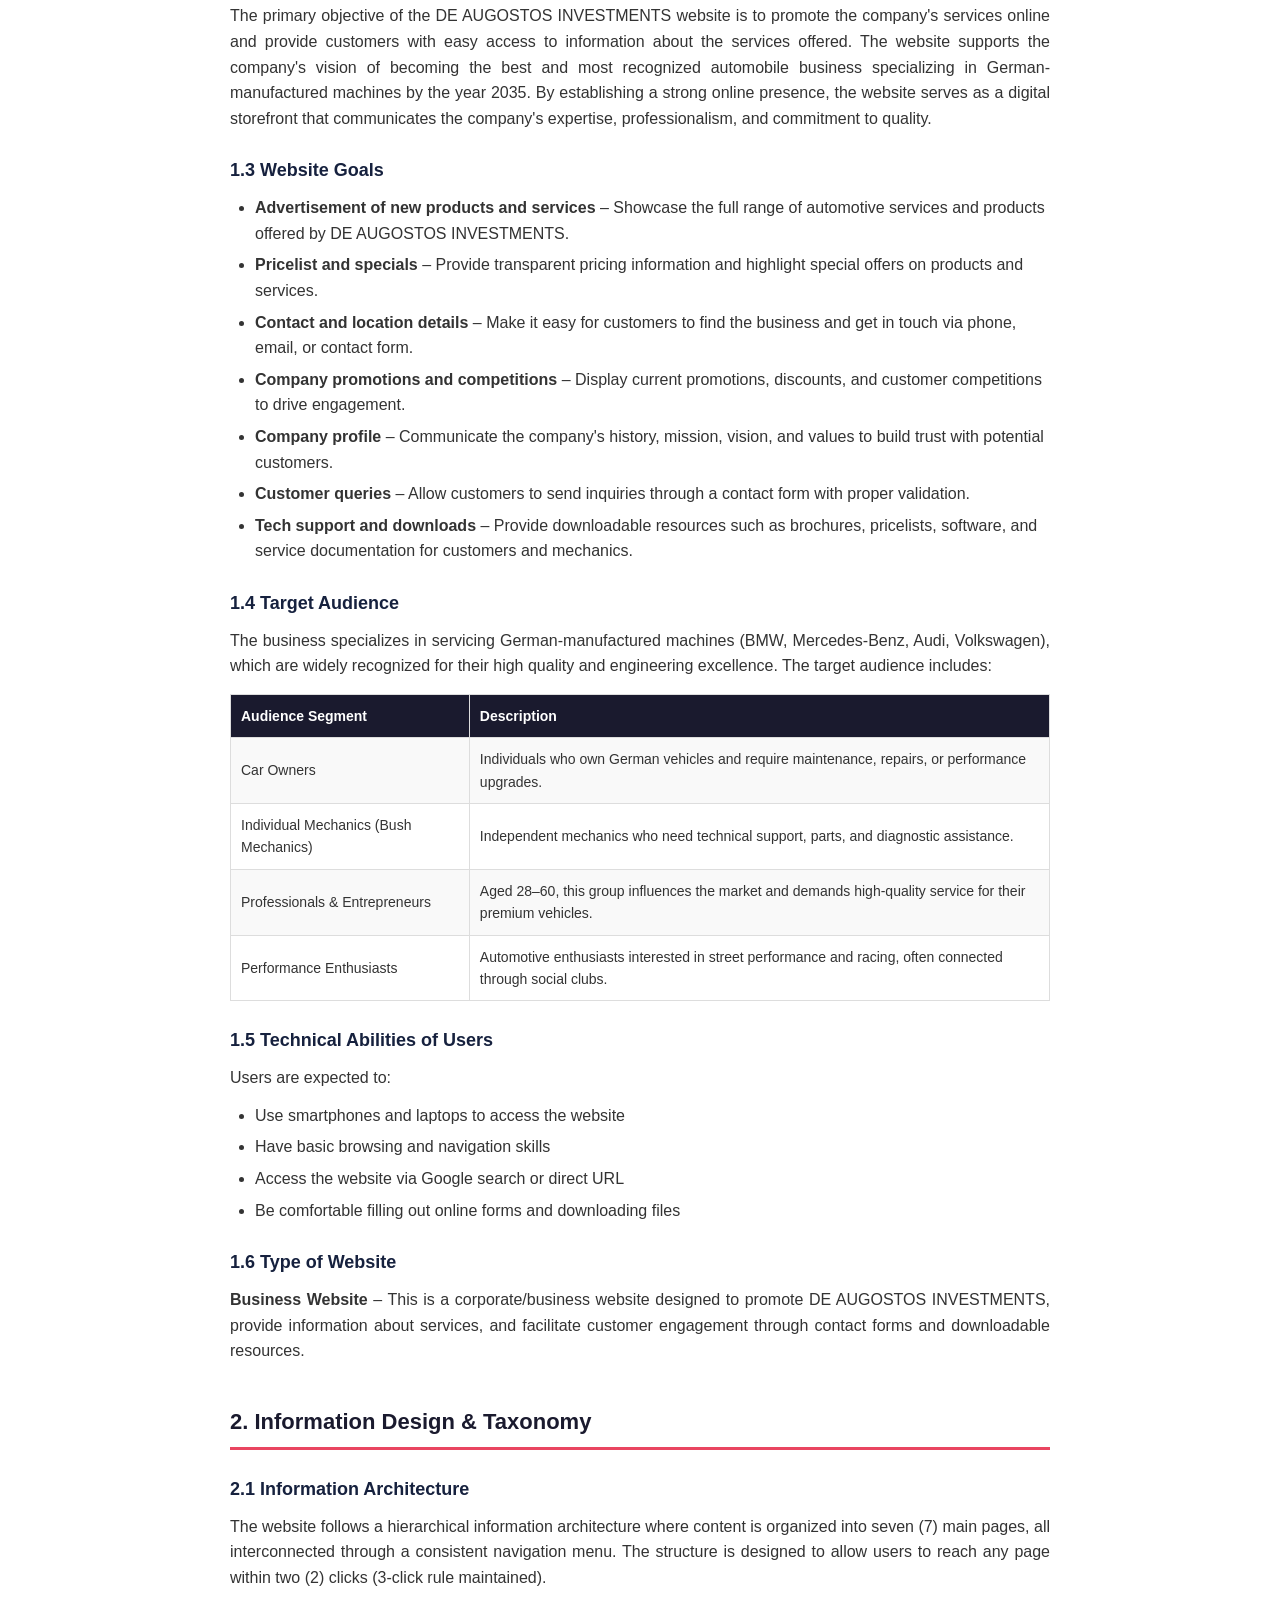
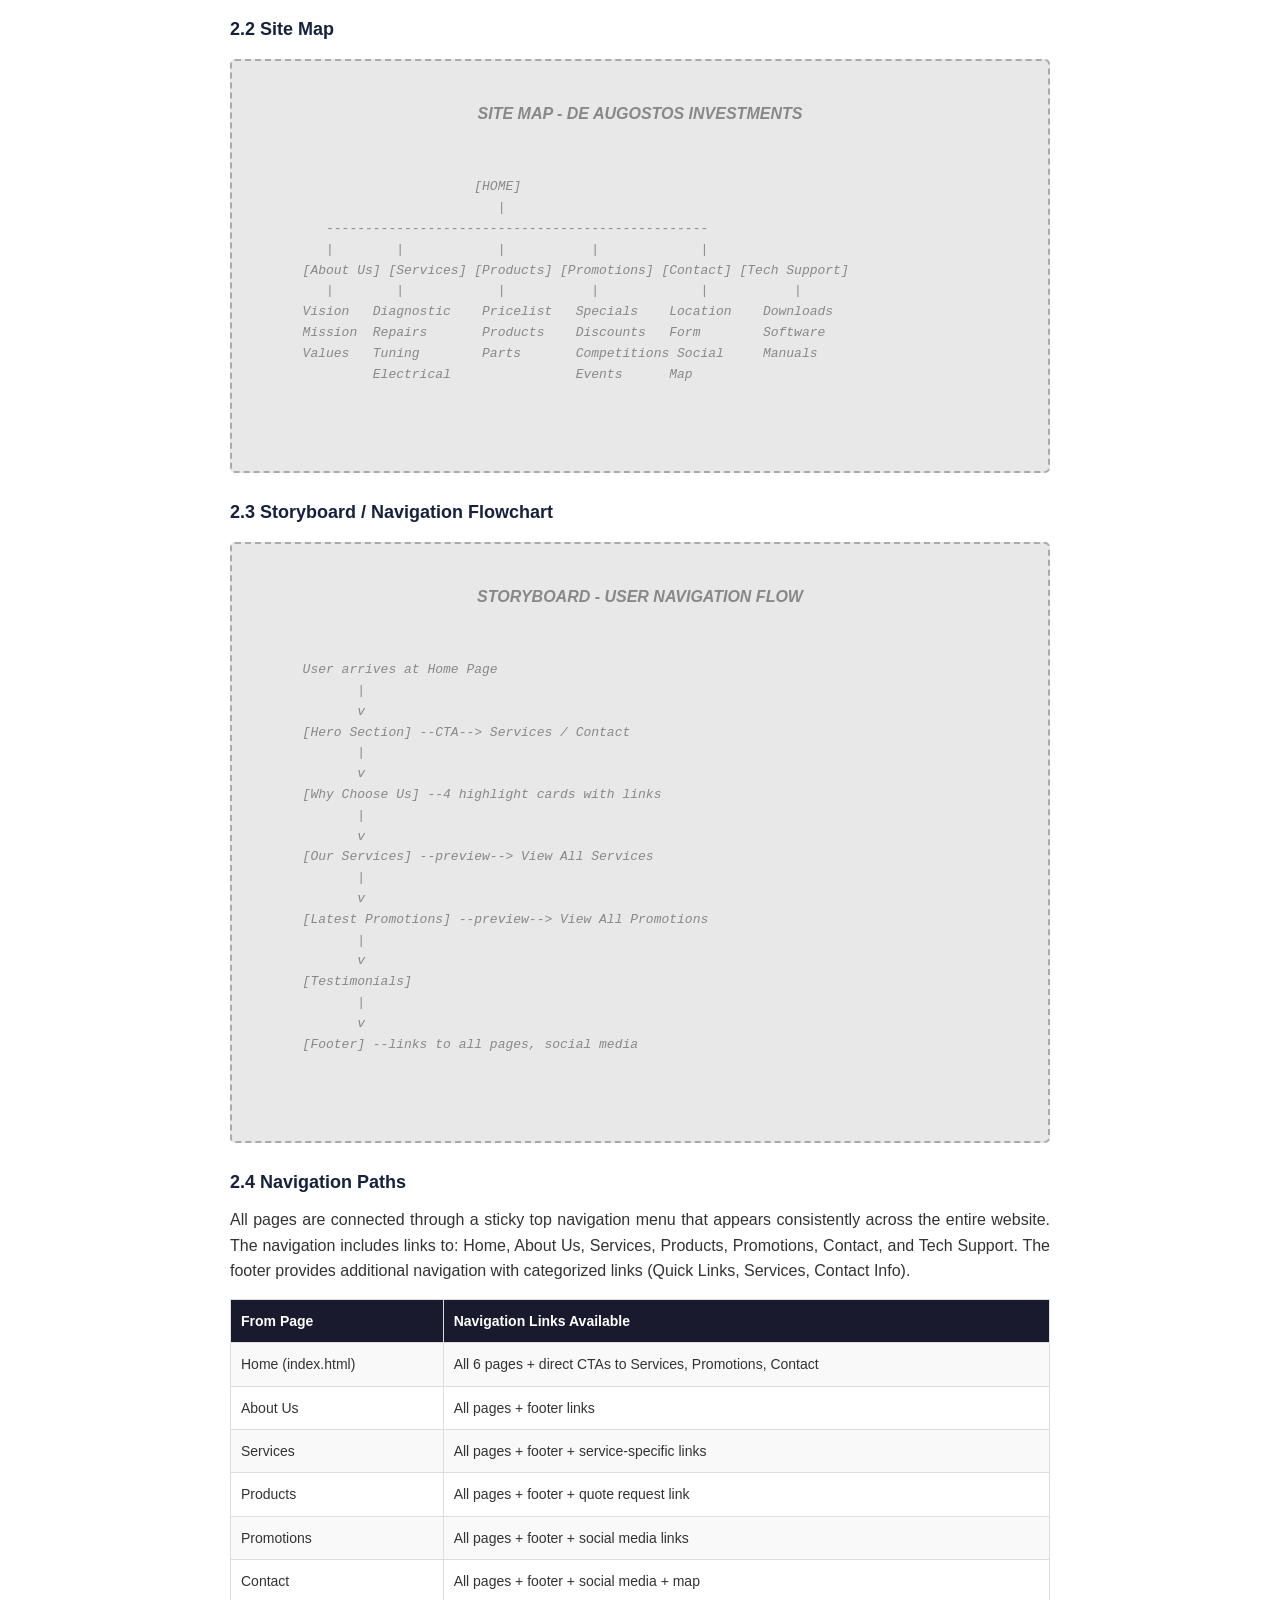
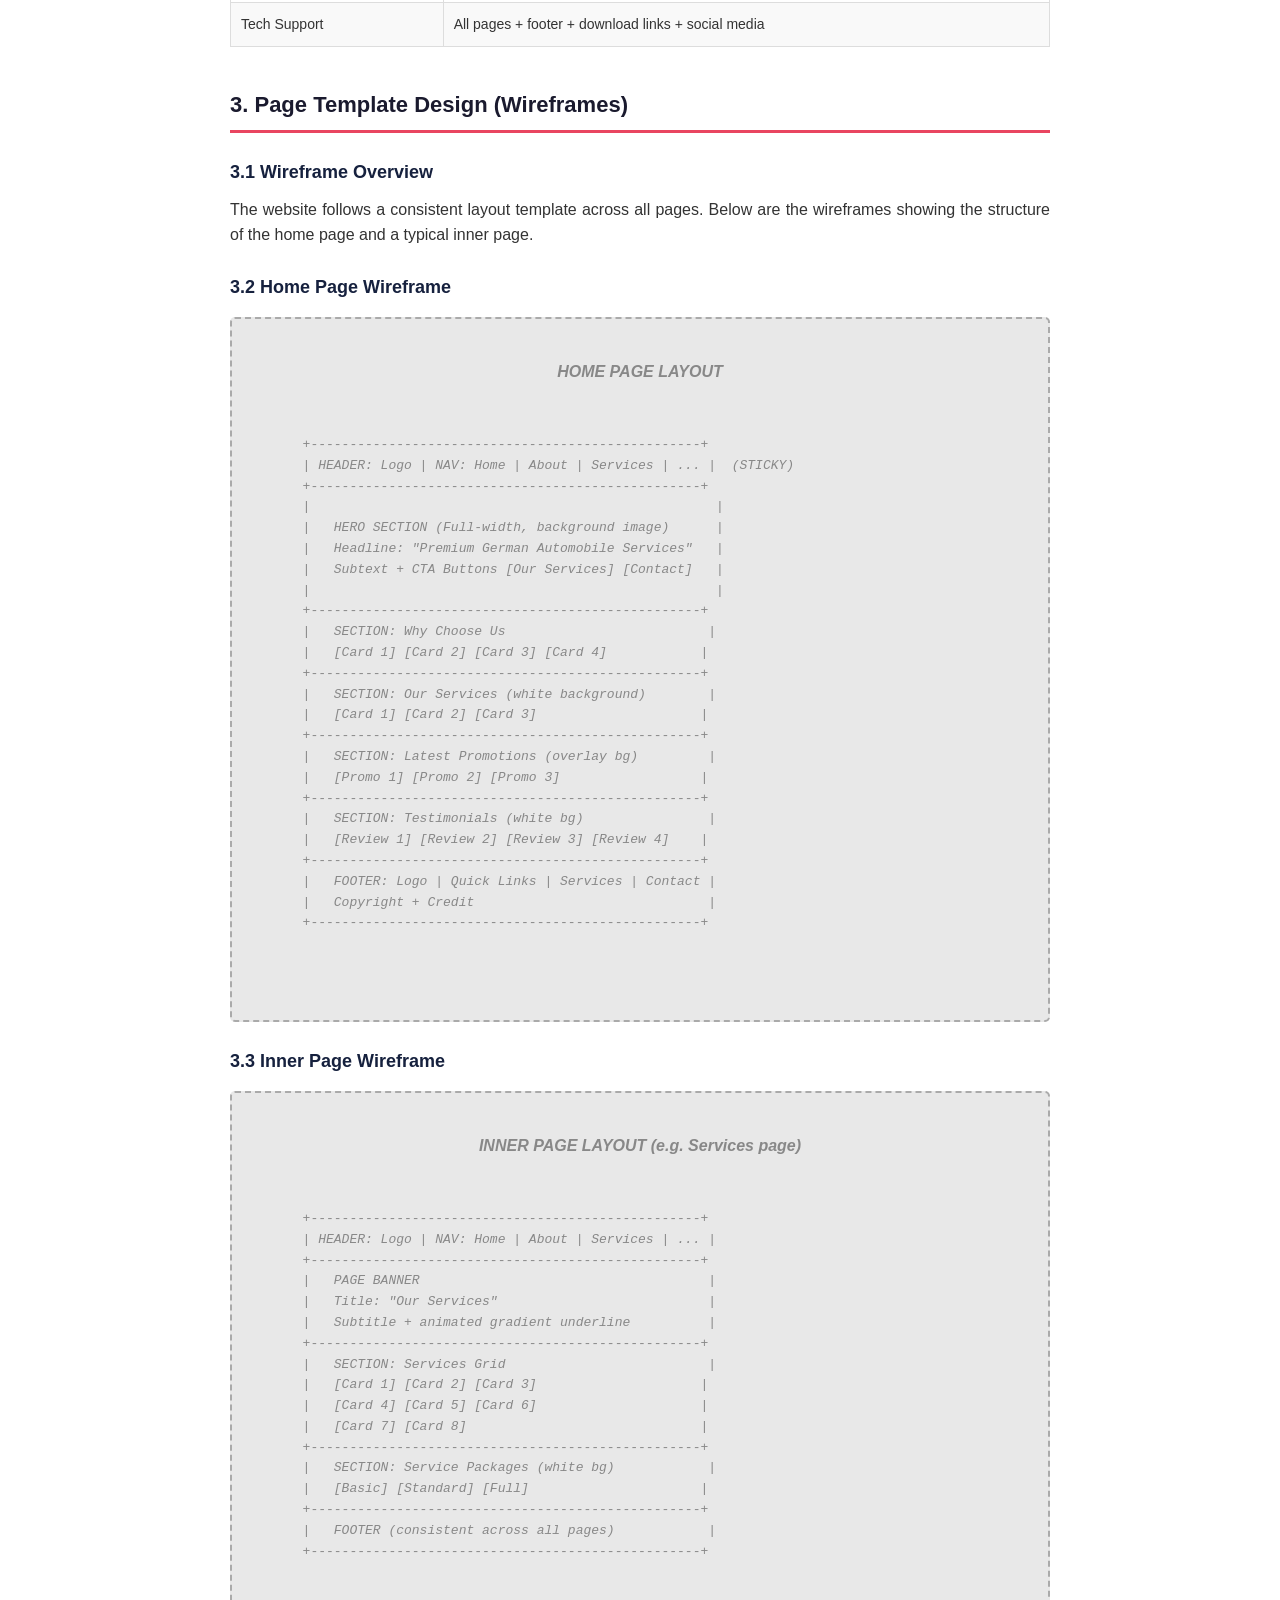
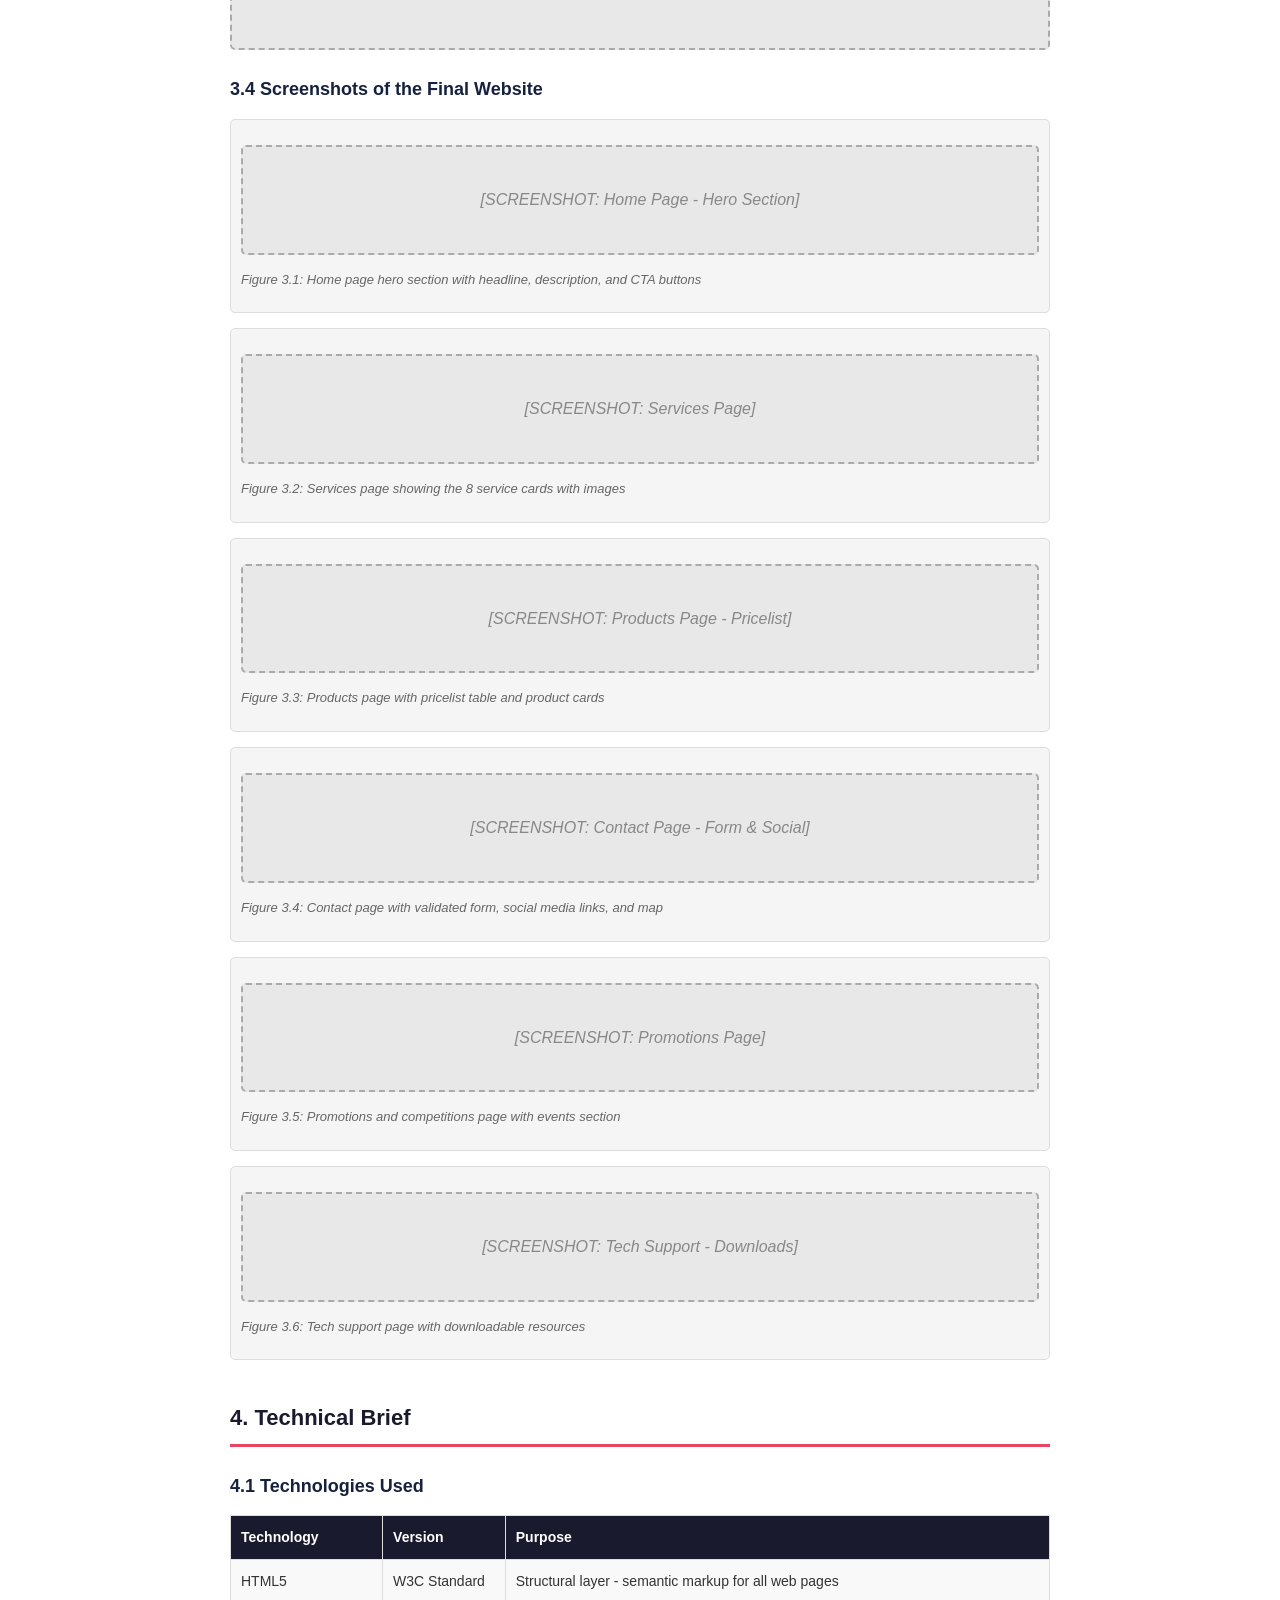
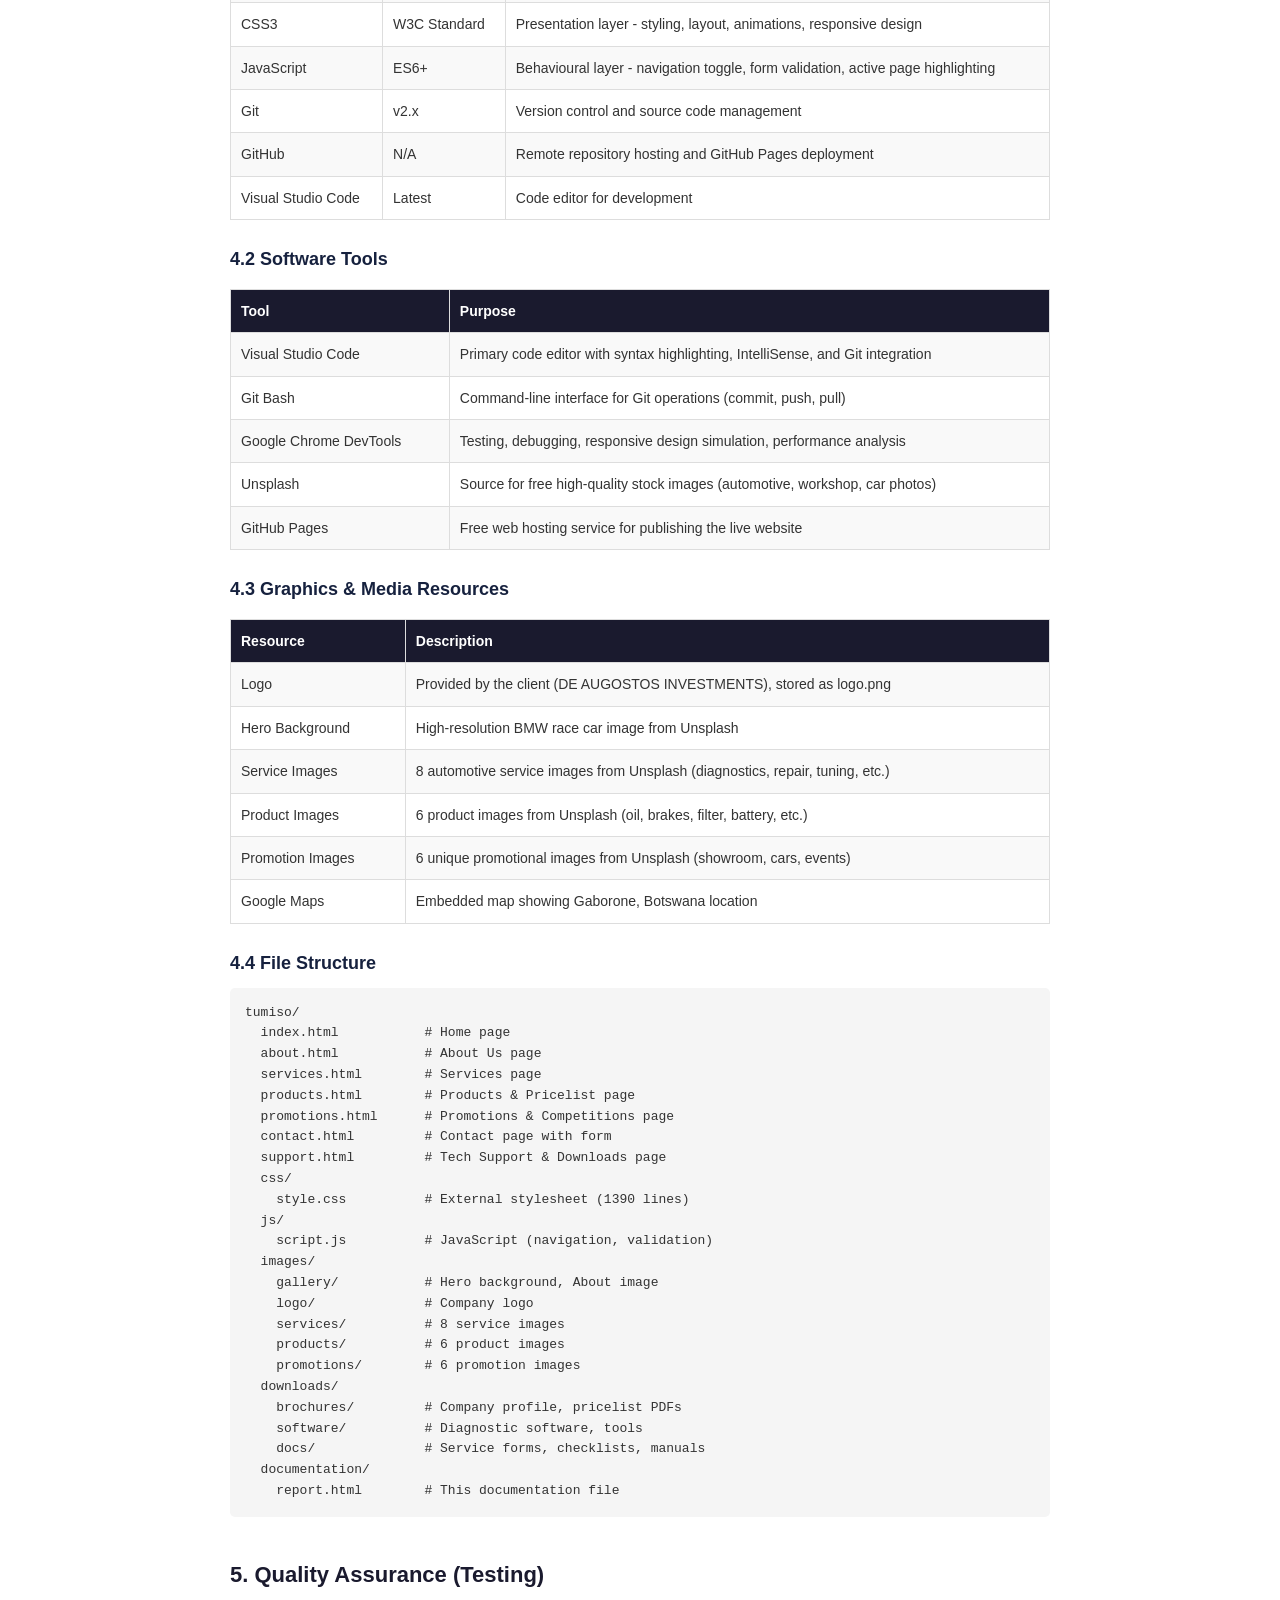
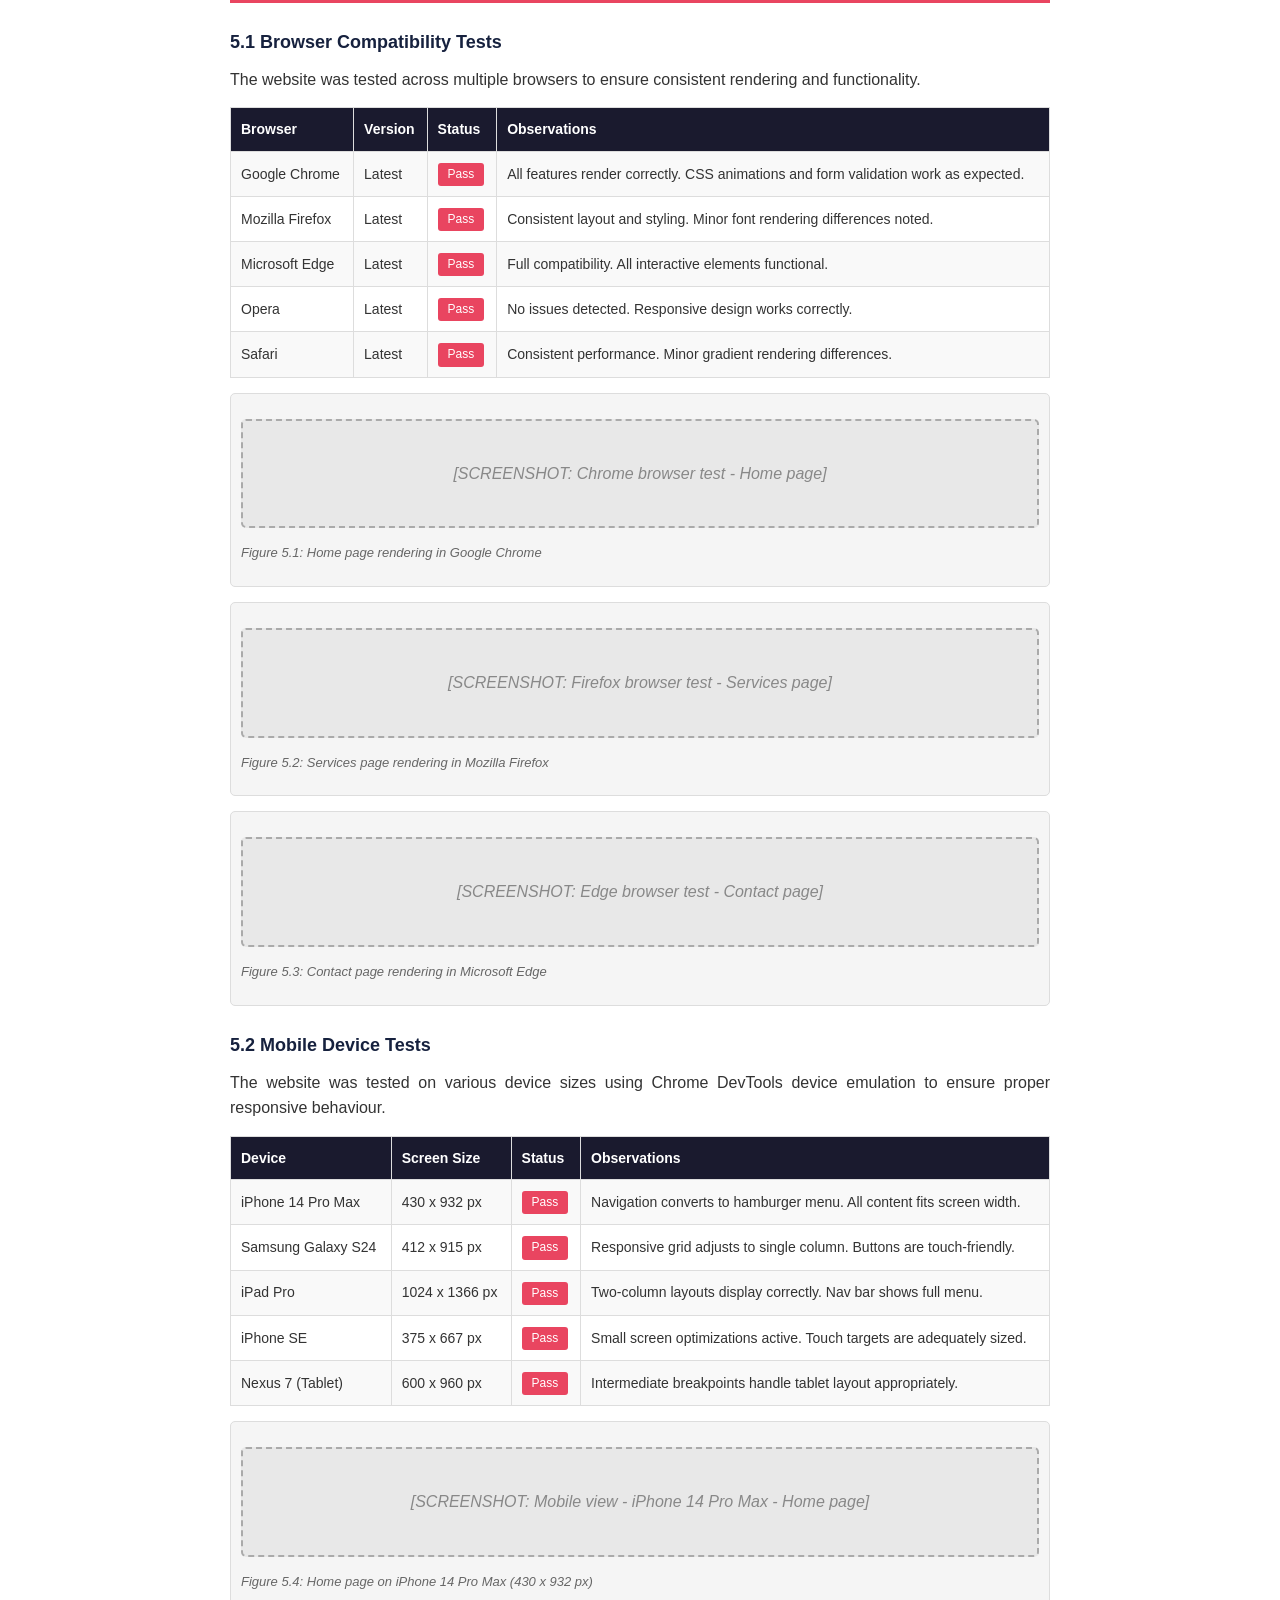
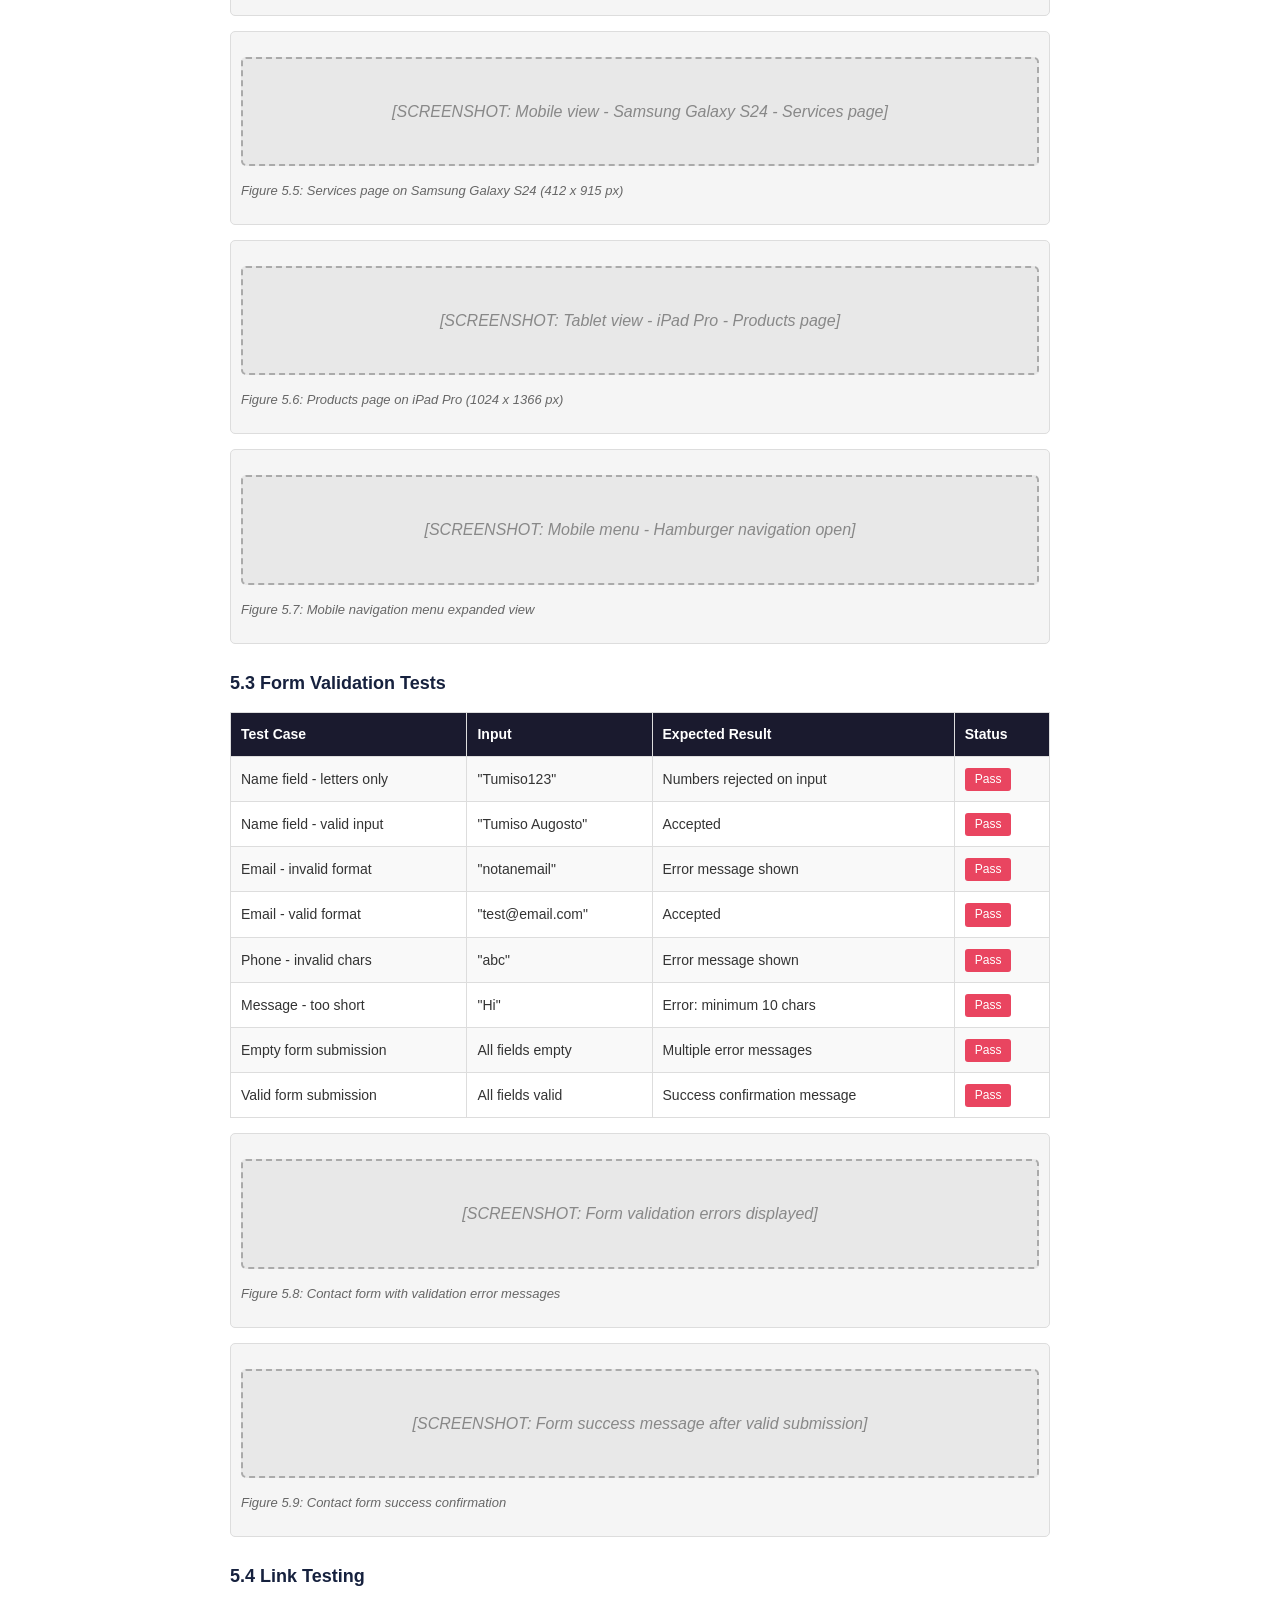
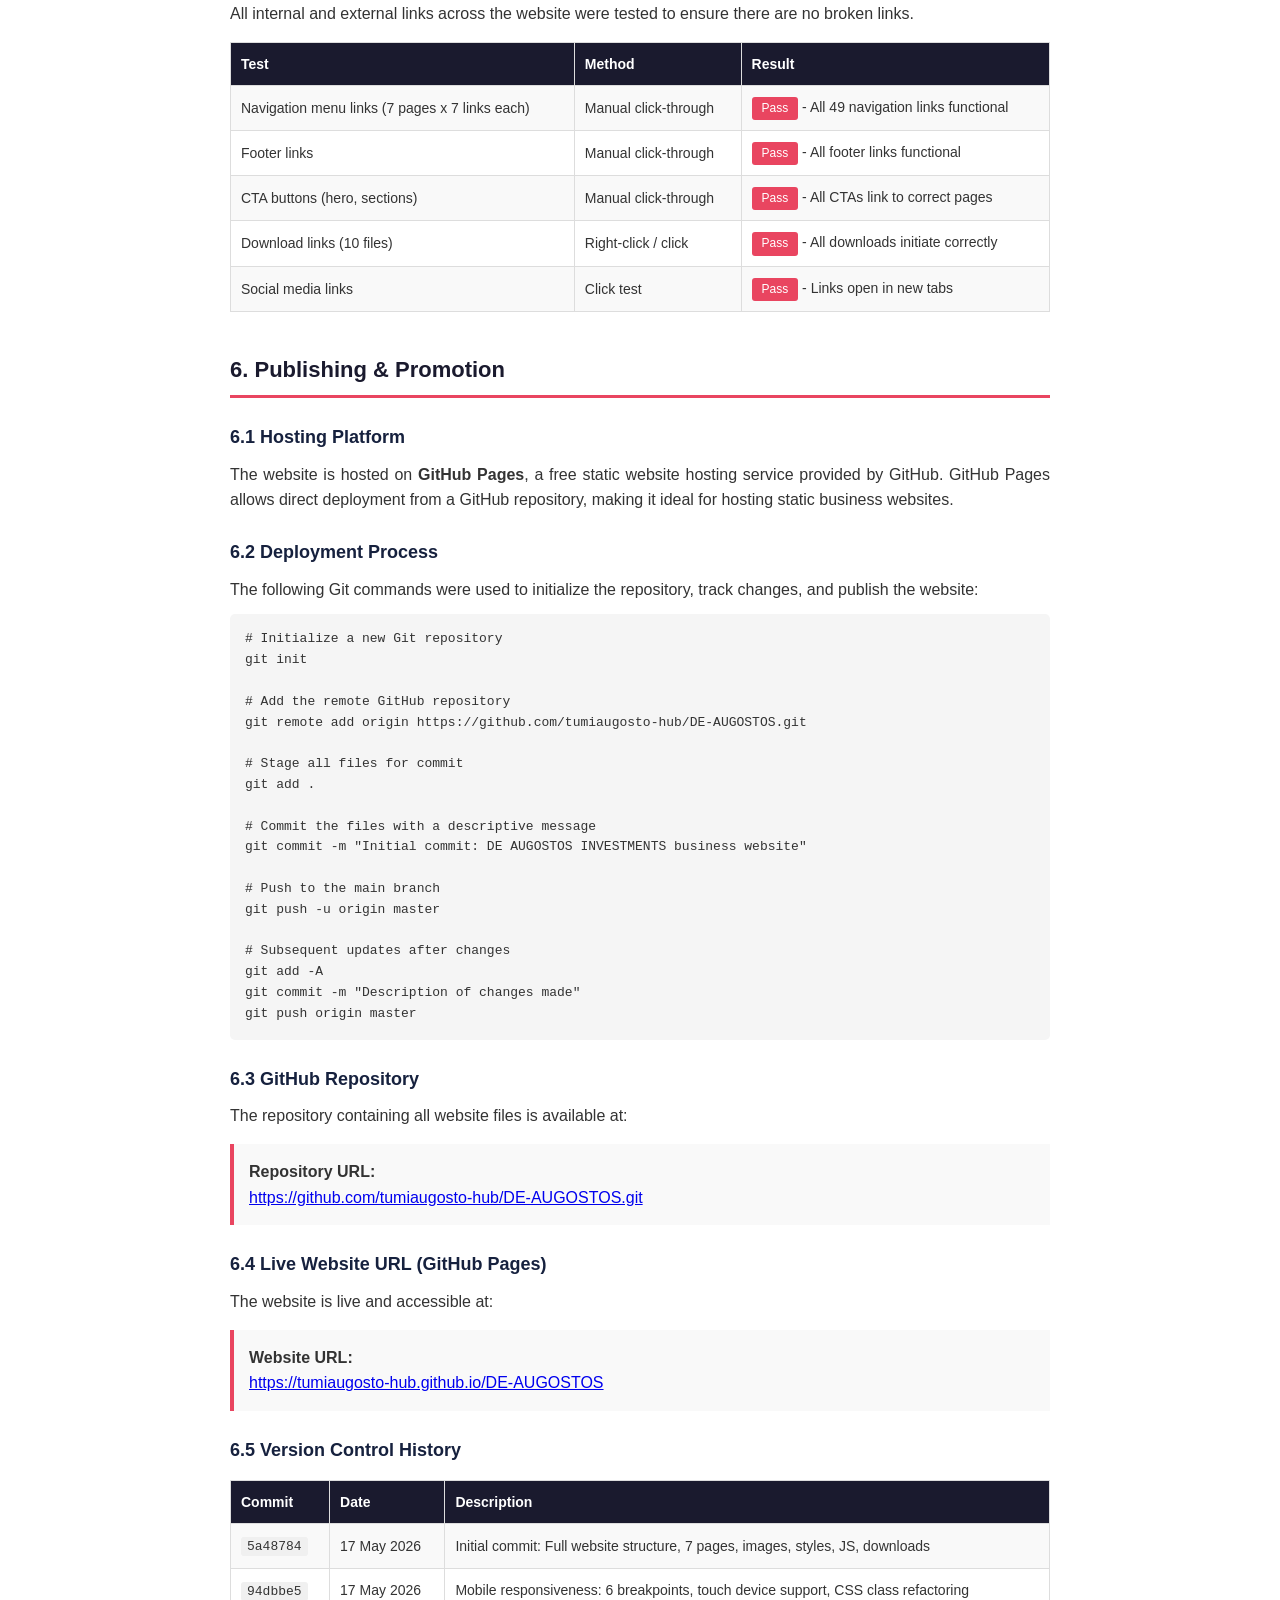
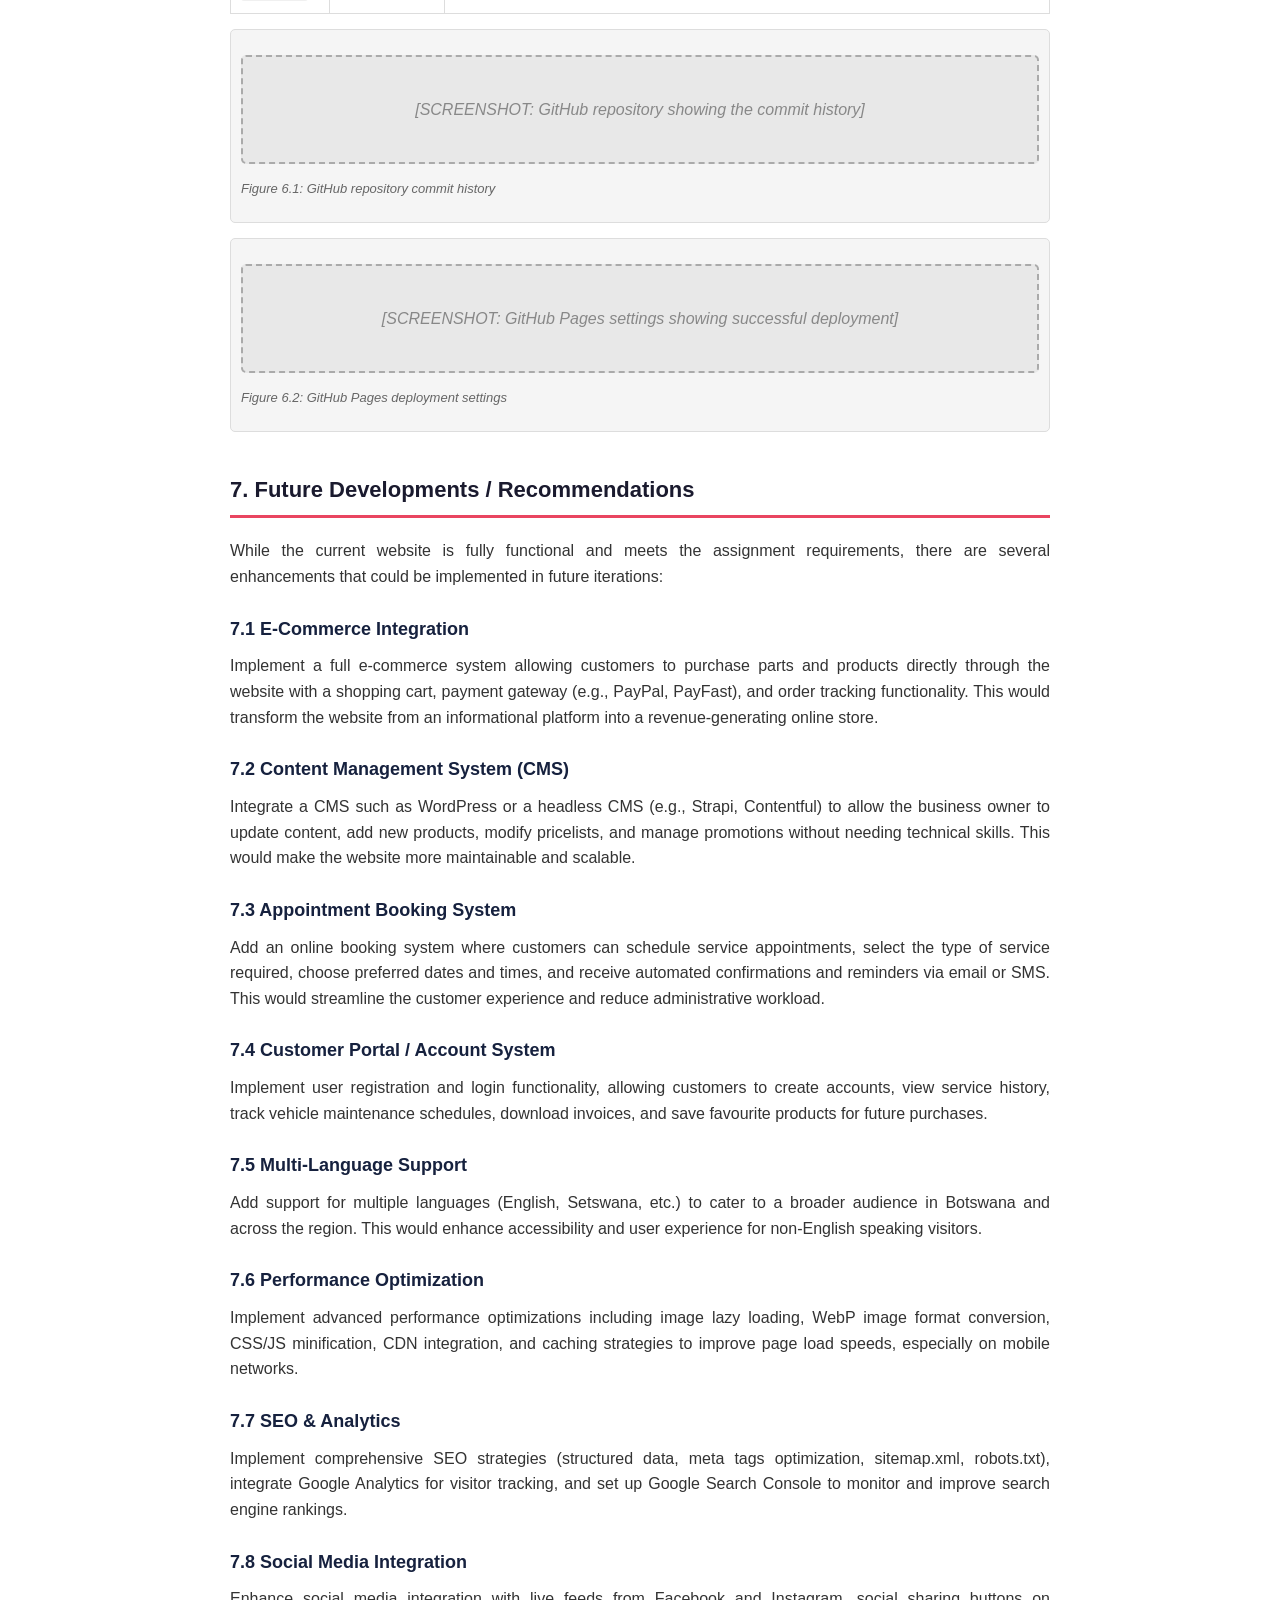
<file: documentation/report.html>
<!DOCTYPE html>
<html lang="en">
<head>
<meta charset="UTF-8">
<title>DE AUGOSTOS INVESTMENTS - Web Assignment Documentation</title>
<style>
  * { margin: 0; padding: 0; box-sizing: border-box; }
  body { font-family: 'Calibri', 'Segoe UI', Arial, sans-serif; line-height: 1.6; color: #333; background: #fff; padding: 40px; max-width: 900px; margin: 0 auto; }
  .cover-page { text-align: center; padding: 80px 40px; border: 2px solid #1a1a2e; margin-bottom: 40px; page-break-after: always; }
  .cover-page h1 { font-size: 28px; color: #1a1a2e; margin-bottom: 10px; }
  .cover-page .school { font-size: 18px; color: #e94560; margin-bottom: 5px; font-weight: bold; }
  .cover-page .subtitle { font-size: 16px; color: #555; margin-bottom: 30px; }
  .cover-page .details { text-align: left; display: inline-block; margin-top: 30px; }
  .cover-page .details p { margin-bottom: 8px; font-size: 14px; }
  .cover-page .details strong { display: inline-block; width: 200px; }
  .cover-page .signature-box { margin-top: 40px; padding: 20px; border: 1px solid #ccc; text-align: left; font-size: 13px; }
  .cover-page .signature-box h3 { font-size: 14px; margin-bottom: 10px; }
  h2 { font-size: 22px; color: #1a1a2e; border-bottom: 3px solid #e94560; padding-bottom: 8px; margin: 40px 0 20px; }
  h3 { font-size: 18px; color: #16213e; margin: 25px 0 10px; }
  h4 { font-size: 16px; color: #0f3460; margin: 15px 0 8px; }
  p { margin-bottom: 12px; text-align: justify; }
  ul, ol { margin: 10px 0 15px 25px; }
  li { margin-bottom: 6px; }
  table { width: 100%; border-collapse: collapse; margin: 15px 0; }
  th, td { border: 1px solid #ddd; padding: 10px; text-align: left; font-size: 14px; }
  th { background: #1a1a2e; color: #fff; }
  tr:nth-child(even) { background: #f9f9f9; }
  .screenshot { margin: 15px 0; padding: 10px; background: #f5f5f5; border: 1px solid #ddd; border-radius: 5px; text-align: center; }
  .screenshot img { max-width: 100%; border: 1px solid #ccc; border-radius: 3px; }
  .screenshot .caption { margin-top: 8px; font-style: italic; color: #666; font-size: 13px; }
  .screenshot-placeholder { background: #e8e8e8; padding: 40px; text-align: center; border: 2px dashed #aaa; border-radius: 5px; color: #888; font-style: italic; margin: 15px 0; }
  code { background: #f0f0f0; padding: 2px 6px; border-radius: 3px; font-size: 13px; }
  pre { background: #f5f5f5; padding: 15px; border-radius: 5px; overflow-x: auto; font-size: 13px; margin: 10px 0; }
  .page-break { page-break-after: always; }
  .toc { margin: 20px 0 30px; }
  .toc a { color: #1a1a2e; text-decoration: none; }
  .toc a:hover { color: #e94560; }
  .box { background: #f9f9f9; border-left: 4px solid #e94560; padding: 15px; margin: 15px 0; }
  .badge { display: inline-block; background: #e94560; color: #fff; padding: 2px 10px; border-radius: 3px; font-size: 12px; }
  @media print { body { padding: 0; } .cover-page { border: none; } }
</style>
</head>
<body>

<!-- COVER PAGE -->
<div class="cover-page">
  <p class="school">SCHOOL OF COMPUTING AND INFORMATION SYSTEMS</p>
  <h1>DE AUGOSTOS INVESTMENTS</h1>
  <p class="subtitle">Web & Multimedia Development - Year 1, Semester 2</p>
  <p class="subtitle" style="font-size:14px;">Assignment: Website Planning, Design & Development</p>
  <hr style="margin:30px 0;border-color:#e94560;">
  <div class="details">
    <p><strong>Student ID:</strong> _________________________</p>
    <p><strong>Student Names:</strong> Tumiso Perseverance Augosto</p>
    <p><strong>Student Email:</strong> _________________________</p>
    <p><strong>Cohort:</strong> 2026</p>
    <p><strong>Assignment Title:</strong> SCIS WMD_2026 A01</p>
    <p><strong>Date of Submission:</strong> 20 May 2026</p>
    <p><strong>Programme of Study:</strong> _________________________</p>
    <p><strong>Year of Study:</strong> YEAR 1</p>
  </div>
  <div class="signature-box">
    <h3>Intellectual Property Statement</h3>
    <p>By checking the box below, I certify that this assignment is my own work and is free from plagiarism. I understand that the assignment may be checked for plagiarism by electronic or other means and may be transferred and stored in a database for the purposes of data-matching to help detect plagiarism. The assignment has not previously been submitted for assessment in any other unit or to any other institution. I have read and understood the Botswana Accountancy College plagiarism guidelines policy.</p>
    <p style="margin-top:15px;">&#9744; Agreed</p>
    <p style="margin-top:25px;">Signature: _________________________ &nbsp;&nbsp;&nbsp; Date: _________________</p>
  </div>
</div>

<!-- TABLE OF CONTENTS -->
<h2>Table of Contents</h2>
<div class="toc">
  <ol>
    <li><a href="#sec1">Website Specifications</a></li>
    <li><a href="#sec2">Information Design & Taxonomy</a></li>
    <li><a href="#sec3">Page Template Design (Wireframes)</a></li>
    <li><a href="#sec4">Technical Brief</a></li>
    <li><a href="#sec5">Quality Assurance (Testing)</a></li>
    <li><a href="#sec6">Publishing & Promotion</a></li>
    <li><a href="#sec7">Future Developments / Recommendations</a></li>
  </ol>
</div>

<!-- SECTION 1: WEBSITE SPECIFICATIONS -->
<h2 id="sec1">1. Website Specifications</h2>

<h3>1.1 Website Name</h3>
<p><strong>DE AUGOSTOS INVESTMENTS</strong></p>

<h3>1.2 Website Objectives</h3>
<p>The primary objective of the DE AUGOSTOS INVESTMENTS website is to promote the company's services online and provide customers with easy access to information about the services offered. The website supports the company's vision of becoming the best and most recognized automobile business specializing in German-manufactured machines by the year 2035. By establishing a strong online presence, the website serves as a digital storefront that communicates the company's expertise, professionalism, and commitment to quality.</p>

<h3>1.3 Website Goals</h3>
<ul>
  <li><strong>Advertisement of new products and services</strong> &ndash; Showcase the full range of automotive services and products offered by DE AUGOSTOS INVESTMENTS.</li>
  <li><strong>Pricelist and specials</strong> &ndash; Provide transparent pricing information and highlight special offers on products and services.</li>
  <li><strong>Contact and location details</strong> &ndash; Make it easy for customers to find the business and get in touch via phone, email, or contact form.</li>
  <li><strong>Company promotions and competitions</strong> &ndash; Display current promotions, discounts, and customer competitions to drive engagement.</li>
  <li><strong>Company profile</strong> &ndash; Communicate the company's history, mission, vision, and values to build trust with potential customers.</li>
  <li><strong>Customer queries</strong> &ndash; Allow customers to send inquiries through a contact form with proper validation.</li>
  <li><strong>Tech support and downloads</strong> &ndash; Provide downloadable resources such as brochures, pricelists, software, and service documentation for customers and mechanics.</li>
</ul>

<h3>1.4 Target Audience</h3>
<p>The business specializes in servicing German-manufactured machines (BMW, Mercedes-Benz, Audi, Volkswagen), which are widely recognized for their high quality and engineering excellence. The target audience includes:</p>
<table>
  <tr><th>Audience Segment</th><th>Description</th></tr>
  <tr><td>Car Owners</td><td>Individuals who own German vehicles and require maintenance, repairs, or performance upgrades.</td></tr>
  <tr><td>Individual Mechanics (Bush Mechanics)</td><td>Independent mechanics who need technical support, parts, and diagnostic assistance.</td></tr>
  <tr><td>Professionals & Entrepreneurs</td><td>Aged 28&ndash;60, this group influences the market and demands high-quality service for their premium vehicles.</td></tr>
  <tr><td>Performance Enthusiasts</td><td>Automotive enthusiasts interested in street performance and racing, often connected through social clubs.</td></tr>
</table>

<h3>1.5 Technical Abilities of Users</h3>
<p>Users are expected to:</p>
<ul>
  <li>Use smartphones and laptops to access the website</li>
  <li>Have basic browsing and navigation skills</li>
  <li>Access the website via Google search or direct URL</li>
  <li>Be comfortable filling out online forms and downloading files</li>
</ul>

<h3>1.6 Type of Website</h3>
<p><strong>Business Website</strong> &ndash; This is a corporate/business website designed to promote DE AUGOSTOS INVESTMENTS, provide information about services, and facilitate customer engagement through contact forms and downloadable resources.</p>

<div class="page-break"></div>

<!-- SECTION 2: INFORMATION DESIGN & TAXONOMY -->
<h2 id="sec2">2. Information Design & Taxonomy</h2>

<h3>2.1 Information Architecture</h3>
<p>The website follows a hierarchical information architecture where content is organized into seven (7) main pages, all interconnected through a consistent navigation menu. The structure is designed to allow users to reach any page within two (2) clicks (3-click rule maintained).</p>

<h3>2.2 Site Map</h3>
<div class="screenshot-placeholder">
  <strong>SITE MAP - DE AUGOSTOS INVESTMENTS</strong><br><br>
  <pre style="text-align:left;border:none;background:transparent;">
                        [HOME]
                           |
     -------------------------------------------------
     |        |            |           |             |
  [About Us] [Services] [Products] [Promotions] [Contact] [Tech Support]
     |        |            |           |             |           |
  Vision   Diagnostic    Pricelist   Specials    Location    Downloads
  Mission  Repairs       Products    Discounts   Form        Software
  Values   Tuning        Parts       Competitions Social     Manuals
           Electrical                Events      Map
  </pre>
</div>

<h3>2.3 Storyboard / Navigation Flowchart</h3>
<div class="screenshot-placeholder">
  <strong>STORYBOARD - USER NAVIGATION FLOW</strong><br><br>
  <pre style="text-align:left;border:none;background:transparent;">
  User arrives at Home Page
         |
         v
  [Hero Section] --CTA--> Services / Contact
         |
         v
  [Why Choose Us] --4 highlight cards with links
         |
         v
  [Our Services] --preview--> View All Services
         |
         v
  [Latest Promotions] --preview--> View All Promotions
         |
         v
  [Testimonials]
         |
         v
  [Footer] --links to all pages, social media
  </pre>
</div>

<h3>2.4 Navigation Paths</h3>
<p>All pages are connected through a sticky top navigation menu that appears consistently across the entire website. The navigation includes links to: Home, About Us, Services, Products, Promotions, Contact, and Tech Support. The footer provides additional navigation with categorized links (Quick Links, Services, Contact Info).</p>

<table>
  <tr><th>From Page</th><th>Navigation Links Available</th></tr>
  <tr><td>Home (index.html)</td><td>All 6 pages + direct CTAs to Services, Promotions, Contact</td></tr>
  <tr><td>About Us</td><td>All pages + footer links</td></tr>
  <tr><td>Services</td><td>All pages + footer + service-specific links</td></tr>
  <tr><td>Products</td><td>All pages + footer + quote request link</td></tr>
  <tr><td>Promotions</td><td>All pages + footer + social media links</td></tr>
  <tr><td>Contact</td><td>All pages + footer + social media + map</td></tr>
  <tr><td>Tech Support</td><td>All pages + footer + download links + social media</td></tr>
</table>

<div class="page-break"></div>

<!-- SECTION 3: PAGE TEMPLATE DESIGN -->
<h2 id="sec3">3. Page Template Design (Wireframes)</h2>

<h3>3.1 Wireframe Overview</h3>
<p>The website follows a consistent layout template across all pages. Below are the wireframes showing the structure of the home page and a typical inner page.</p>

<h3>3.2 Home Page Wireframe</h3>
<div class="screenshot-placeholder">
  <strong>HOME PAGE LAYOUT</strong><br><br>
  <pre style="text-align:left;border:none;background:transparent;font-family:monospace;">
  +--------------------------------------------------+
  | HEADER: Logo | NAV: Home | About | Services | ... |  (STICKY)
  +--------------------------------------------------+
  |                                                    |
  |   HERO SECTION (Full-width, background image)      |
  |   Headline: "Premium German Automobile Services"   |
  |   Subtext + CTA Buttons [Our Services] [Contact]   |
  |                                                    |
  +--------------------------------------------------+
  |   SECTION: Why Choose Us                          |
  |   [Card 1] [Card 2] [Card 3] [Card 4]            |
  +--------------------------------------------------+
  |   SECTION: Our Services (white background)        |
  |   [Card 1] [Card 2] [Card 3]                     |
  +--------------------------------------------------+
  |   SECTION: Latest Promotions (overlay bg)         |
  |   [Promo 1] [Promo 2] [Promo 3]                  |
  +--------------------------------------------------+
  |   SECTION: Testimonials (white bg)                |
  |   [Review 1] [Review 2] [Review 3] [Review 4]    |
  +--------------------------------------------------+
  |   FOOTER: Logo | Quick Links | Services | Contact |
  |   Copyright + Credit                              |
  +--------------------------------------------------+
  </pre>
</div>

<h3>3.3 Inner Page Wireframe</h3>
<div class="screenshot-placeholder">
  <strong>INNER PAGE LAYOUT (e.g. Services page)</strong><br><br>
  <pre style="text-align:left;border:none;background:transparent;font-family:monospace;">
  +--------------------------------------------------+
  | HEADER: Logo | NAV: Home | About | Services | ... |
  +--------------------------------------------------+
  |   PAGE BANNER                                     |
  |   Title: "Our Services"                           |
  |   Subtitle + animated gradient underline          |
  +--------------------------------------------------+
  |   SECTION: Services Grid                          |
  |   [Card 1] [Card 2] [Card 3]                     |
  |   [Card 4] [Card 5] [Card 6]                     |
  |   [Card 7] [Card 8]                              |
  +--------------------------------------------------+
  |   SECTION: Service Packages (white bg)            |
  |   [Basic] [Standard] [Full]                      |
  +--------------------------------------------------+
  |   FOOTER (consistent across all pages)            |
  +--------------------------------------------------+
  </pre>
</div>

<h3>3.4 Screenshots of the Final Website</h3>

<div class="screenshot">
  <div class="screenshot-placeholder">[SCREENSHOT: Home Page - Hero Section]</div>
  <p class="caption">Figure 3.1: Home page hero section with headline, description, and CTA buttons</p>
</div>

<div class="screenshot">
  <div class="screenshot-placeholder">[SCREENSHOT: Services Page]</div>
  <p class="caption">Figure 3.2: Services page showing the 8 service cards with images</p>
</div>

<div class="screenshot">
  <div class="screenshot-placeholder">[SCREENSHOT: Products Page - Pricelist]</div>
  <p class="caption">Figure 3.3: Products page with pricelist table and product cards</p>
</div>

<div class="screenshot">
  <div class="screenshot-placeholder">[SCREENSHOT: Contact Page - Form & Social]</div>
  <p class="caption">Figure 3.4: Contact page with validated form, social media links, and map</p>
</div>

<div class="screenshot">
  <div class="screenshot-placeholder">[SCREENSHOT: Promotions Page]</div>
  <p class="caption">Figure 3.5: Promotions and competitions page with events section</p>
</div>

<div class="screenshot">
  <div class="screenshot-placeholder">[SCREENSHOT: Tech Support - Downloads]</div>
  <p class="caption">Figure 3.6: Tech support page with downloadable resources</p>
</div>

<div class="page-break"></div>

<!-- SECTION 4: TECHNICAL BRIEF -->
<h2 id="sec4">4. Technical Brief</h2>

<h3>4.1 Technologies Used</h3>
<table>
  <tr><th>Technology</th><th>Version</th><th>Purpose</th></tr>
  <tr><td>HTML5</td><td>W3C Standard</td><td>Structural layer - semantic markup for all web pages</td></tr>
  <tr><td>CSS3</td><td>W3C Standard</td><td>Presentation layer - styling, layout, animations, responsive design</td></tr>
  <tr><td>JavaScript</td><td>ES6+</td><td>Behavioural layer - navigation toggle, form validation, active page highlighting</td></tr>
  <tr><td>Git</td><td>v2.x</td><td>Version control and source code management</td></tr>
  <tr><td>GitHub</td><td>N/A</td><td>Remote repository hosting and GitHub Pages deployment</td></tr>
  <tr><td>Visual Studio Code</td><td>Latest</td><td>Code editor for development</td></tr>
</table>

<h3>4.2 Software Tools</h3>
<table>
  <tr><th>Tool</th><th>Purpose</th></tr>
  <tr><td>Visual Studio Code</td><td>Primary code editor with syntax highlighting, IntelliSense, and Git integration</td></tr>
  <tr><td>Git Bash</td><td>Command-line interface for Git operations (commit, push, pull)</td></tr>
  <tr><td>Google Chrome DevTools</td><td>Testing, debugging, responsive design simulation, performance analysis</td></tr>
  <tr><td>Unsplash</td><td>Source for free high-quality stock images (automotive, workshop, car photos)</td></tr>
  <tr><td>GitHub Pages</td><td>Free web hosting service for publishing the live website</td></tr>
</table>

<h3>4.3 Graphics & Media Resources</h3>
<table>
  <tr><th>Resource</th><th>Description</th></tr>
  <tr><td>Logo</td><td>Provided by the client (DE AUGOSTOS INVESTMENTS), stored as logo.png</td></tr>
  <tr><td>Hero Background</td><td>High-resolution BMW race car image from Unsplash</td></tr>
  <tr><td>Service Images</td><td>8 automotive service images from Unsplash (diagnostics, repair, tuning, etc.)</td></tr>
  <tr><td>Product Images</td><td>6 product images from Unsplash (oil, brakes, filter, battery, etc.)</td></tr>
  <tr><td>Promotion Images</td><td>6 unique promotional images from Unsplash (showroom, cars, events)</td></tr>
  <tr><td>Google Maps</td><td>Embedded map showing Gaborone, Botswana location</td></tr>
</table>

<h3>4.4 File Structure</h3>
<pre>
tumiso/
  index.html           # Home page
  about.html           # About Us page
  services.html        # Services page
  products.html        # Products & Pricelist page
  promotions.html      # Promotions & Competitions page
  contact.html         # Contact page with form
  support.html         # Tech Support & Downloads page
  css/
    style.css          # External stylesheet (1390 lines)
  js/
    script.js          # JavaScript (navigation, validation)
  images/
    gallery/           # Hero background, About image
    logo/              # Company logo
    services/          # 8 service images
    products/          # 6 product images
    promotions/        # 6 promotion images
  downloads/
    brochures/         # Company profile, pricelist PDFs
    software/          # Diagnostic software, tools
    docs/              # Service forms, checklists, manuals
  documentation/
    report.html        # This documentation file
</pre>

<div class="page-break"></div>

<!-- SECTION 5: QUALITY ASSURANCE -->
<h2 id="sec5">5. Quality Assurance (Testing)</h2>

<h3>5.1 Browser Compatibility Tests</h3>
<p>The website was tested across multiple browsers to ensure consistent rendering and functionality.</p>

<table>
  <tr><th>Browser</th><th>Version</th><th>Status</th><th>Observations</th></tr>
  <tr><td>Google Chrome</td><td>Latest</td><td><span class="badge">Pass</span></td><td>All features render correctly. CSS animations and form validation work as expected.</td></tr>
  <tr><td>Mozilla Firefox</td><td>Latest</td><td><span class="badge">Pass</span></td><td>Consistent layout and styling. Minor font rendering differences noted.</td></tr>
  <tr><td>Microsoft Edge</td><td>Latest</td><td><span class="badge">Pass</span></td><td>Full compatibility. All interactive elements functional.</td></tr>
  <tr><td>Opera</td><td>Latest</td><td><span class="badge">Pass</span></td><td>No issues detected. Responsive design works correctly.</td></tr>
  <tr><td>Safari</td><td>Latest</td><td><span class="badge">Pass</span></td><td>Consistent performance. Minor gradient rendering differences.</td></tr>
</table>

<div class="screenshot">
  <div class="screenshot-placeholder">[SCREENSHOT: Chrome browser test - Home page]</div>
  <p class="caption">Figure 5.1: Home page rendering in Google Chrome</p>
</div>

<div class="screenshot">
  <div class="screenshot-placeholder">[SCREENSHOT: Firefox browser test - Services page]</div>
  <p class="caption">Figure 5.2: Services page rendering in Mozilla Firefox</p>
</div>

<div class="screenshot">
  <div class="screenshot-placeholder">[SCREENSHOT: Edge browser test - Contact page]</div>
  <p class="caption">Figure 5.3: Contact page rendering in Microsoft Edge</p>
</div>

<h3>5.2 Mobile Device Tests</h3>
<p>The website was tested on various device sizes using Chrome DevTools device emulation to ensure proper responsive behaviour.</p>

<table>
  <tr><th>Device</th><th>Screen Size</th><th>Status</th><th>Observations</th></tr>
  <tr><td>iPhone 14 Pro Max</td><td>430 x 932 px</td><td><span class="badge">Pass</span></td><td>Navigation converts to hamburger menu. All content fits screen width.</td></tr>
  <tr><td>Samsung Galaxy S24</td><td>412 x 915 px</td><td><span class="badge">Pass</span></td><td>Responsive grid adjusts to single column. Buttons are touch-friendly.</td></tr>
  <tr><td>iPad Pro</td><td>1024 x 1366 px</td><td><span class="badge">Pass</span></td><td>Two-column layouts display correctly. Nav bar shows full menu.</td></tr>
  <tr><td>iPhone SE</td><td>375 x 667 px</td><td><span class="badge">Pass</span></td><td>Small screen optimizations active. Touch targets are adequately sized.</td></tr>
  <tr><td>Nexus 7 (Tablet)</td><td>600 x 960 px</td><td><span class="badge">Pass</span></td><td>Intermediate breakpoints handle tablet layout appropriately.</td></tr>
</table>

<div class="screenshot">
  <div class="screenshot-placeholder">[SCREENSHOT: Mobile view - iPhone 14 Pro Max - Home page]</div>
  <p class="caption">Figure 5.4: Home page on iPhone 14 Pro Max (430 x 932 px)</p>
</div>

<div class="screenshot">
  <div class="screenshot-placeholder">[SCREENSHOT: Mobile view - Samsung Galaxy S24 - Services page]</div>
  <p class="caption">Figure 5.5: Services page on Samsung Galaxy S24 (412 x 915 px)</p>
</div>

<div class="screenshot">
  <div class="screenshot-placeholder">[SCREENSHOT: Tablet view - iPad Pro - Products page]</div>
  <p class="caption">Figure 5.6: Products page on iPad Pro (1024 x 1366 px)</p>
</div>

<div class="screenshot">
  <div class="screenshot-placeholder">[SCREENSHOT: Mobile menu - Hamburger navigation open]</div>
  <p class="caption">Figure 5.7: Mobile navigation menu expanded view</p>
</div>

<h3>5.3 Form Validation Tests</h3>
<table>
  <tr><th>Test Case</th><th>Input</th><th>Expected Result</th><th>Status</th></tr>
  <tr><td>Name field - letters only</td><td>"Tumiso123"</td><td>Numbers rejected on input</td><td><span class="badge">Pass</span></td></tr>
  <tr><td>Name field - valid input</td><td>"Tumiso Augosto"</td><td>Accepted</td><td><span class="badge">Pass</span></td></tr>
  <tr><td>Email - invalid format</td><td>"notanemail"</td><td>Error message shown</td><td><span class="badge">Pass</span></td></tr>
  <tr><td>Email - valid format</td><td>"test@email.com"</td><td>Accepted</td><td><span class="badge">Pass</span></td></tr>
  <tr><td>Phone - invalid chars</td><td>"abc"</td><td>Error message shown</td><td><span class="badge">Pass</span></td></tr>
  <tr><td>Message - too short</td><td>"Hi"</td><td>Error: minimum 10 chars</td><td><span class="badge">Pass</span></td></tr>
  <tr><td>Empty form submission</td><td>All fields empty</td><td>Multiple error messages</td><td><span class="badge">Pass</span></td></tr>
  <tr><td>Valid form submission</td><td>All fields valid</td><td>Success confirmation message</td><td><span class="badge">Pass</span></td></tr>
</table>

<div class="screenshot">
  <div class="screenshot-placeholder">[SCREENSHOT: Form validation errors displayed]</div>
  <p class="caption">Figure 5.8: Contact form with validation error messages</p>
</div>

<div class="screenshot">
  <div class="screenshot-placeholder">[SCREENSHOT: Form success message after valid submission]</div>
  <p class="caption">Figure 5.9: Contact form success confirmation</p>
</div>

<h3>5.4 Link Testing</h3>
<p>All internal and external links across the website were tested to ensure there are no broken links.</p>

<table>
  <tr><th>Test</th><th>Method</th><th>Result</th></tr>
  <tr><td>Navigation menu links (7 pages x 7 links each)</td><td>Manual click-through</td><td><span class="badge">Pass</span> - All 49 navigation links functional</td></tr>
  <tr><td>Footer links</td><td>Manual click-through</td><td><span class="badge">Pass</span> - All footer links functional</td></tr>
  <tr><td>CTA buttons (hero, sections)</td><td>Manual click-through</td><td><span class="badge">Pass</span> - All CTAs link to correct pages</td></tr>
  <tr><td>Download links (10 files)</td><td>Right-click / click</td><td><span class="badge">Pass</span> - All downloads initiate correctly</td></tr>
  <tr><td>Social media links</td><td>Click test</td><td><span class="badge">Pass</span> - Links open in new tabs</td></tr>
</table>

<div class="page-break"></div>

<!-- SECTION 6: PUBLISHING & PROMOTION -->
<h2 id="sec6">6. Publishing & Promotion</h2>

<h3>6.1 Hosting Platform</h3>
<p>The website is hosted on <strong>GitHub Pages</strong>, a free static website hosting service provided by GitHub. GitHub Pages allows direct deployment from a GitHub repository, making it ideal for hosting static business websites.</p>

<h3>6.2 Deployment Process</h3>
<p>The following Git commands were used to initialize the repository, track changes, and publish the website:</p>

<pre>
# Initialize a new Git repository
git init

# Add the remote GitHub repository
git remote add origin https://github.com/tumiaugosto-hub/DE-AUGOSTOS.git

# Stage all files for commit
git add .

# Commit the files with a descriptive message
git commit -m "Initial commit: DE AUGOSTOS INVESTMENTS business website"

# Push to the main branch
git push -u origin master

# Subsequent updates after changes
git add -A
git commit -m "Description of changes made"
git push origin master
</pre>

<h3>6.3 GitHub Repository</h3>
<p>The repository containing all website files is available at:</p>
<div class="box">
  <strong>Repository URL:</strong><br>
  <a href="https://github.com/tumiaugosto-hub/DE-AUGOSTOS.git" target="_blank">https://github.com/tumiaugosto-hub/DE-AUGOSTOS.git</a>
</div>

<h3>6.4 Live Website URL (GitHub Pages)</h3>
<p>The website is live and accessible at:</p>
<div class="box">
  <strong>Website URL:</strong><br>
  <a href="https://tumiaugosto-hub.github.io/DE-AUGOSTOS" target="_blank">https://tumiaugosto-hub.github.io/DE-AUGOSTOS</a>
</div>

<h3>6.5 Version Control History</h3>
<table>
  <tr><th>Commit</th><th>Date</th><th>Description</th></tr>
  <tr><td><code>5a48784</code></td><td>17 May 2026</td><td>Initial commit: Full website structure, 7 pages, images, styles, JS, downloads</td></tr>
  <tr><td><code>94dbbe5</code></td><td>17 May 2026</td><td>Mobile responsiveness: 6 breakpoints, touch device support, CSS class refactoring</td></tr>
</table>

<div class="screenshot">
  <div class="screenshot-placeholder">[SCREENSHOT: GitHub repository showing the commit history]</div>
  <p class="caption">Figure 6.1: GitHub repository commit history</p>
</div>

<div class="screenshot">
  <div class="screenshot-placeholder">[SCREENSHOT: GitHub Pages settings showing successful deployment]</div>
  <p class="caption">Figure 6.2: GitHub Pages deployment settings</p>
</div>

<div class="page-break"></div>

<!-- SECTION 7: FUTURE DEVELOPMENTS -->
<h2 id="sec7">7. Future Developments / Recommendations</h2>

<p>While the current website is fully functional and meets the assignment requirements, there are several enhancements that could be implemented in future iterations:</p>

<h3>7.1 E-Commerce Integration</h3>
<p>Implement a full e-commerce system allowing customers to purchase parts and products directly through the website with a shopping cart, payment gateway (e.g., PayPal, PayFast), and order tracking functionality. This would transform the website from an informational platform into a revenue-generating online store.</p>

<h3>7.2 Content Management System (CMS)</h3>
<p>Integrate a CMS such as WordPress or a headless CMS (e.g., Strapi, Contentful) to allow the business owner to update content, add new products, modify pricelists, and manage promotions without needing technical skills. This would make the website more maintainable and scalable.</p>

<h3>7.3 Appointment Booking System</h3>
<p>Add an online booking system where customers can schedule service appointments, select the type of service required, choose preferred dates and times, and receive automated confirmations and reminders via email or SMS. This would streamline the customer experience and reduce administrative workload.</p>

<h3>7.4 Customer Portal / Account System</h3>
<p>Implement user registration and login functionality, allowing customers to create accounts, view service history, track vehicle maintenance schedules, download invoices, and save favourite products for future purchases.</p>

<h3>7.5 Multi-Language Support</h3>
<p>Add support for multiple languages (English, Setswana, etc.) to cater to a broader audience in Botswana and across the region. This would enhance accessibility and user experience for non-English speaking visitors.</p>

<h3>7.6 Performance Optimization</h3>
<p>Implement advanced performance optimizations including image lazy loading, WebP image format conversion, CSS/JS minification, CDN integration, and caching strategies to improve page load speeds, especially on mobile networks.</p>

<h3>7.7 SEO & Analytics</h3>
<p>Implement comprehensive SEO strategies (structured data, meta tags optimization, sitemap.xml, robots.txt), integrate Google Analytics for visitor tracking, and set up Google Search Console to monitor and improve search engine rankings.</p>

<h3>7.8 Social Media Integration</h3>
<p>Enhance social media integration with live feeds from Facebook and Instagram, social sharing buttons on promotions and products, and social login options for customer accounts to improve engagement and brand visibility.</p>

<hr style="margin:40px 0;border-color:#e94560;">

<p style="text-align:center;color:#666;font-style:italic;">End of Documentation</p>
<p style="text-align:center;color:#1a1a2e;font-weight:bold;">DE AUGOSTOS INVESTMENTS</p>
<p style="text-align:center;color:#999;font-size:13px;">Website done by: Tumiso Perseverance Augosto | SCIS WMD_2026 A01 | 20 May 2026</p>

</body>
</html>
</file>
<file: css/style.css>
* {
  margin: 0;
  padding: 0;
  box-sizing: border-box;
}

body {
  font-family: 'Segoe UI', Tahoma, Geneva, Verdana, sans-serif;
  line-height: 1.6;
  color: #333;
  background: #f4f4f4 url('../images/gallery/hero-bg.jpg') fixed center/cover no-repeat;
  background-blend-mode: overlay;
}

body::before {
  content: '';
  position: fixed;
  top: 0;
  left: 0;
  width: 100%;
  height: 100%;
  background: rgba(244, 244, 244, 0.92);
  z-index: -1;
}

.container {
  width: 90%;
  max-width: 1200px;
  margin: 0 auto;
  padding: 0 15px;
}

/* Header & Navigation */
header {
  background: linear-gradient(135deg, #1a1a2e 0%, #16213e 50%, #0f3460 100%);
  color: #fff;
  padding: 0;
  position: sticky;
  top: 0;
  z-index: 1000;
  box-shadow: 0 2px 20px rgba(0, 0, 0, 0.4);
}

.header-top {
  display: flex;
  justify-content: space-between;
  align-items: center;
  padding: 15px 0;
}

.logo {
  display: flex;
  align-items: center;
  gap: 15px;
}

.logo img {
  height: 60px;
  width: auto;
}

.logo-text h1 {
  font-size: 1.5rem;
  font-weight: 700;
  letter-spacing: 1px;
}

.logo-text span {
  font-size: 0.8rem;
  color: #e94560;
  font-weight: 300;
  letter-spacing: 2px;
}

.nav-toggle {
  display: none;
  background: none;
  border: none;
  color: #fff;
  font-size: 1.5rem;
  cursor: pointer;
  padding: 5px;
}

nav ul {
  display: flex;
  list-style: none;
  gap: 5px;
}

nav ul li a {
  color: #ccc;
  text-decoration: none;
  padding: 8px 15px;
  border-radius: 4px;
  transition: all 0.3s ease;
  font-size: 0.9rem;
  font-weight: 500;
  position: relative;
}

nav ul li a::after {
  content: '';
  position: absolute;
  bottom: 0;
  left: 50%;
  transform: translateX(-50%) scaleX(0);
  width: 60%;
  height: 2px;
  background: #e94560;
  transition: transform 0.3s ease;
}

nav ul li a:hover::after,
nav ul li a.active::after {
  transform: translateX(-50%) scaleX(1);
}

nav ul li a:hover,
nav ul li a.active {
  color: #fff;
  background-color: rgba(233, 69, 96, 0.15);
}

/* Hero Section */
.hero {
  background: linear-gradient(135deg, #1a1a2e 0%, #16213e 50%, #0f3460 100%);
  color: #fff;
  padding: 100px 0;
  text-align: center;
  position: relative;
  overflow: hidden;
  min-height: 500px;
  display: flex;
  align-items: center;
}

.hero::before {
  content: '';
  position: absolute;
  top: 0;
  left: 0;
  right: 0;
  bottom: 0;
  background: url('../images/gallery/hero-bg.jpg') center/cover no-repeat;
  opacity: 0.2;
  animation: heroZoom 20s ease-in-out infinite alternate;
}

@keyframes heroZoom {
  from { transform: scale(1); }
  to { transform: scale(1.1); }
}

.hero::after {
  content: '';
  position: absolute;
  top: 0;
  left: 0;
  right: 0;
  bottom: 0;
  background: url("data:image/svg+xml,%3Csvg width='60' height='60' viewBox='0 0 60 60' xmlns='http://www.w3.org/2000/svg'%3E%3Cg fill='none' fill-rule='evenodd'%3E%3Cg fill='%23ffffff' fill-opacity='0.03'%3E%3Cpath d='M36 34v-4h-2v4h-4v2h4v4h2v-4h4v-2h-4zm0-30V0h-2v4h-4v2h4v4h2V6h4V4h-4zM6 34v-4H4v4H0v2h4v4h2v-4h4v-2H6zM6 4V0H4v4H0v2h4v4h2V6h4V4H6z'/%3E%3C/g%3E%3C/g%3E%3C/svg%3E");
  opacity: 0.5;
}

.hero-content {
  position: relative;
  z-index: 1;
  width: 100%;
}

.hero h1 {
  font-size: 2.8rem;
  margin-bottom: 20px;
  font-weight: 700;
  animation: fadeInUp 0.8s ease;
}

.hero p {
  font-size: 1.2rem;
  max-width: 700px;
  margin: 0 auto 30px;
  color: #ccc;
  line-height: 1.8;
  animation: fadeInUp 0.8s ease 0.2s both;
}

.hero .btn {
  animation: fadeInUp 0.8s ease 0.4s both;
}

@keyframes fadeInUp {
  from { opacity: 0; transform: translateY(30px); }
  to { opacity: 1; transform: translateY(0); }
}

.btn {
  display: inline-block;
  padding: 12px 30px;
  border-radius: 5px;
  text-decoration: none;
  font-weight: 600;
  transition: all 0.3s ease;
  cursor: pointer;
  border: none;
  font-size: 1rem;
}

.btn-primary {
  background: linear-gradient(135deg, #e94560, #d63851);
  color: #fff;
  box-shadow: 0 4px 15px rgba(233, 69, 96, 0.3);
}

.btn-primary:hover {
  background: linear-gradient(135deg, #d63851, #c03048);
  transform: translateY(-3px);
  box-shadow: 0 6px 20px rgba(233, 69, 96, 0.5);
}

.btn-outline {
  background: transparent;
  color: #fff;
  border: 2px solid #fff;
}

.btn-outline:hover {
  background: #fff;
  color: #1a1a2e;
  transform: translateY(-3px);
  box-shadow: 0 6px 20px rgba(255, 255, 255, 0.2);
}

/* Section Styles */
.section {
  padding: 80px 0;
  position: relative;
}

.section-dark {
  background: linear-gradient(135deg, #1a1a2e 0%, #16213e 50%, #0f3460 100%);
  color: #fff;
}

.section-dark .section-title h2 {
  color: #fff;
}

.section-dark .section-title p {
  color: #aaa;
}

.section-overlay {
  position: relative;
  background: url('../images/gallery/about.jpg') center/cover no-repeat fixed;
}

.section-overlay::before {
  content: '';
  position: absolute;
  top: 0;
  left: 0;
  right: 0;
  bottom: 0;
  background: rgba(0, 0, 0, 0.7);
}

.section-overlay .container {
  position: relative;
  z-index: 1;
}

.section-overlay .section-title h2 {
  color: #fff;
}

.section-overlay .section-title p {
  color: #ccc;
}

.section-title {
  text-align: center;
  margin-bottom: 50px;
}

.section-title h2 {
  font-size: 2rem;
  color: #1a1a2e;
  margin-bottom: 10px;
  position: relative;
  display: inline-block;
}

.section-title h2::after {
  content: '';
  display: block;
  width: 60px;
  height: 3px;
  background: #e94560;
  margin: 10px auto 0;
  border-radius: 2px;
}

.section-title p {
  color: #666;
  font-size: 1rem;
}

/* Highlights / Features */
.highlights {
  display: grid;
  grid-template-columns: repeat(auto-fit, minmax(250px, 1fr));
  gap: 30px;
  margin-top: 40px;
}

.highlight-card {
  background: #fff;
  padding: 35px 25px;
  border-radius: 10px;
  text-align: center;
  box-shadow: 0 5px 20px rgba(0, 0, 0, 0.08);
  transition: all 0.3s ease;
  position: relative;
  overflow: hidden;
}

.highlight-card::before {
  content: '';
  position: absolute;
  top: 0;
  left: 0;
  right: 0;
  height: 3px;
  background: linear-gradient(90deg, #e94560, #ff6b35);
  transform: scaleX(0);
  transition: transform 0.3s ease;
}

.highlight-card:hover::before {
  transform: scaleX(1);
}

.highlight-card:hover {
  transform: translateY(-8px);
  box-shadow: 0 15px 40px rgba(0, 0, 0, 0.15);
}

.highlight-card .icon {
  font-size: 2.5rem;
  color: #e94560;
  margin-bottom: 15px;
}

.highlight-card h3 {
  font-size: 1.2rem;
  margin-bottom: 10px;
  color: #1a1a2e;
}

.highlight-card p {
  color: #666;
  font-size: 0.9rem;
}

/* Page Banner */
.page-banner {
  background: linear-gradient(135deg, #1a1a2e 0%, #0f3460 100%);
  color: #fff;
  padding: 60px 0;
  text-align: center;
  position: relative;
  overflow: hidden;
}

.page-banner::before {
  content: '';
  position: absolute;
  top: 0;
  left: 0;
  right: 0;
  bottom: 0;
  background: url('../images/gallery/hero-bg.jpg') center/cover no-repeat;
  opacity: 0.08;
}

.page-banner::after {
  content: '';
  position: absolute;
  bottom: 0;
  left: 0;
  right: 0;
  height: 4px;
  background: linear-gradient(90deg, #e94560, #ff6b35, #e94560);
  background-size: 200% 100%;
  animation: shimmer 3s linear infinite;
}

@keyframes shimmer {
  0% { background-position: 200% 0; }
  100% { background-position: -200% 0; }
}

.page-banner > * {
  position: relative;
  z-index: 1;
}

.page-banner h1 {
  font-size: 2.2rem;
  margin-bottom: 10px;
}

.page-banner p {
  color: #aaa;
  font-size: 1rem;
}

/* Services Page */
.services-grid {
  display: grid;
  grid-template-columns: repeat(auto-fit, minmax(280px, 1fr));
  gap: 25px;
}

.service-card {
  background: #fff;
  border-radius: 10px;
  overflow: hidden;
  box-shadow: 0 5px 20px rgba(0, 0, 0, 0.08);
  transition: all 0.3s ease;
}

.service-card:hover {
  transform: translateY(-8px);
  box-shadow: 0 15px 40px rgba(0, 0, 0, 0.15);
}

.service-card img {
  width: 100%;
  height: 200px;
  object-fit: cover;
  transition: transform 0.5s ease;
}

.service-card:hover img {
  transform: scale(1.05);
}

.service-card-content {
  padding: 20px;
}

.service-card-content h3 {
  color: #1a1a2e;
  margin-bottom: 10px;
}

.service-card-content p {
  color: #666;
  font-size: 0.9rem;
  margin-bottom: 15px;
}

/* Products Page */
.products-grid {
  display: grid;
  grid-template-columns: repeat(auto-fit, minmax(250px, 1fr));
  gap: 25px;
}

.product-card {
  background: #fff;
  border-radius: 10px;
  overflow: hidden;
  box-shadow: 0 5px 20px rgba(0, 0, 0, 0.08);
  transition: all 0.3s ease;
  position: relative;
}

.product-card:hover {
  transform: translateY(-8px);
  box-shadow: 0 15px 40px rgba(0, 0, 0, 0.15);
}

.product-card img {
  width: 100%;
  height: 180px;
  object-fit: cover;
  transition: transform 0.5s ease;
}

.product-card:hover img {
  transform: scale(1.05);
}

.product-card-content {
  padding: 20px;
}

.product-card-content h3 {
  color: #1a1a2e;
  margin-bottom: 8px;
}

.product-card-content .price {
  color: #e94560;
  font-size: 1.3rem;
  font-weight: 700;
  margin-bottom: 8px;
}

.product-card-content .old-price {
  color: #999;
  text-decoration: line-through;
  font-size: 0.9rem;
  margin-left: 8px;
  font-weight: 400;
}

.product-card-content p {
  color: #666;
  font-size: 0.85rem;
  margin-bottom: 10px;
}

.product-card-content .badge {
  display: inline-block;
  background: linear-gradient(135deg, #e94560, #ff6b35);
  color: #fff;
  padding: 4px 12px;
  border-radius: 3px;
  font-size: 0.75rem;
  font-weight: 600;
  margin-bottom: 8px;
}

/* Promotions */
.promo-grid {
  display: grid;
  grid-template-columns: repeat(auto-fit, minmax(300px, 1fr));
  gap: 25px;
}

.promo-card {
  background: #fff;
  border-radius: 10px;
  overflow: hidden;
  box-shadow: 0 5px 20px rgba(0, 0, 0, 0.08);
  transition: all 0.3s ease;
}

.promo-card:hover {
  transform: translateY(-8px);
  box-shadow: 0 15px 40px rgba(0, 0, 0, 0.15);
}

.promo-card img {
  width: 100%;
  height: 220px;
  object-fit: cover;
  transition: transform 0.5s ease;
}

.promo-card:hover img {
  transform: scale(1.05);
}

.promo-card-content {
  padding: 20px;
}

.promo-card-content .promo-tag {
  display: inline-block;
  background: linear-gradient(135deg, #ff6b35, #e94560);
  color: #fff;
  padding: 4px 12px;
  border-radius: 3px;
  font-size: 0.8rem;
  font-weight: 600;
  margin-bottom: 10px;
}

.promo-card-content h3 {
  color: #1a1a2e;
  margin-bottom: 10px;
}

.promo-card-content p {
  color: #666;
  font-size: 0.9rem;
}

.promo-card-content .promo-date {
  color: #999;
  font-size: 0.8rem;
  margin-top: 10px;
}

/* Contact Page */
.contact-grid {
  display: grid;
  grid-template-columns: 1fr 1fr;
  gap: 40px;
}

.contact-info {
  padding: 30px;
  background: #fff;
  border-radius: 10px;
  box-shadow: 0 5px 20px rgba(0, 0, 0, 0.08);
}

.contact-info h3 {
  color: #1a1a2e;
  margin-bottom: 20px;
  font-size: 1.3rem;
}

.contact-info-item {
  display: flex;
  align-items: flex-start;
  gap: 15px;
  margin-bottom: 20px;
  padding: 15px;
  border-radius: 8px;
  transition: background 0.3s ease;
}

.contact-info-item:hover {
  background: #f8f8f8;
}

.contact-info-item .icon {
  color: #e94560;
  font-size: 1.3rem;
  min-width: 30px;
}

.contact-info-item h4 {
  color: #1a1a2e;
  margin-bottom: 5px;
}

.contact-info-item p {
  color: #666;
  font-size: 0.9rem;
}

.contact-form {
  background: #fff;
  padding: 30px;
  border-radius: 10px;
  box-shadow: 0 5px 20px rgba(0, 0, 0, 0.08);
}

.form-group {
  margin-bottom: 20px;
}

.form-group label {
  display: block;
  margin-bottom: 5px;
  color: #333;
  font-weight: 500;
}

.form-group input,
.form-group select,
.form-group textarea {
  width: 100%;
  padding: 12px 15px;
  border: 1px solid #ddd;
  border-radius: 5px;
  font-size: 1rem;
  font-family: inherit;
  transition: all 0.3s;
  background: #fafafa;
}

.form-group input:focus,
.form-group select:focus,
.form-group textarea:focus {
  outline: none;
  border-color: #e94560;
  box-shadow: 0 0 0 3px rgba(233, 69, 96, 0.1);
  background: #fff;
}

.form-group textarea {
  height: 120px;
  resize: vertical;
}

/* Support Page */
.support-section {
  display: grid;
  grid-template-columns: repeat(auto-fit, minmax(300px, 1fr));
  gap: 25px;
}

.support-card {
  background: #fff;
  padding: 35px 25px;
  border-radius: 10px;
  box-shadow: 0 5px 20px rgba(0, 0, 0, 0.08);
  text-align: center;
  transition: all 0.3s ease;
}

.support-card:hover {
  transform: translateY(-5px);
  box-shadow: 0 10px 30px rgba(0, 0, 0, 0.12);
}

.support-card .icon {
  font-size: 2.5rem;
  color: #e94560;
  margin-bottom: 15px;
}

.support-card h3 {
  color: #1a1a2e;
  margin-bottom: 10px;
}

.support-card p {
  color: #666;
  font-size: 0.9rem;
  margin-bottom: 15px;
}

.download-list {
  list-style: none;
  text-align: left;
  margin-top: 15px;
}

.download-list li {
  padding: 12px 0;
  border-bottom: 1px solid #eee;
  display: flex;
  justify-content: space-between;
  align-items: center;
  transition: padding 0.3s ease;
}

.download-list li:hover {
  padding-left: 10px;
}

.download-list li:last-child {
  border-bottom: none;
}

.download-list a {
  color: #e94560;
  text-decoration: none;
  font-weight: 500;
  font-size: 0.9rem;
  transition: color 0.3s;
}

.download-list a:hover {
  color: #d63851;
  text-decoration: underline;
}

/* Map */
.map-container {
  margin-top: 30px;
  border-radius: 10px;
  overflow: hidden;
  box-shadow: 0 5px 20px rgba(0, 0, 0, 0.08);
}

.map-container iframe {
  width: 100%;
  height: 350px;
  border: none;
}

/* About Page */
.about-content {
  display: grid;
  grid-template-columns: 1fr 1fr;
  gap: 50px;
  align-items: center;
}

.about-text h2 {
  color: #1a1a2e;
  margin-bottom: 20px;
  font-size: 1.8rem;
}

.about-text p {
  color: #666;
  margin-bottom: 15px;
  line-height: 1.8;
}

.about-image {
  position: relative;
}

.about-image::before {
  content: '';
  position: absolute;
  top: -10px;
  left: -10px;
  right: 10px;
  bottom: 10px;
  border: 3px solid #e94560;
  border-radius: 10px;
  z-index: -1;
  opacity: 0.3;
}

.about-image img {
  width: 100%;
  border-radius: 10px;
  box-shadow: 0 10px 30px rgba(0, 0, 0, 0.15);
}

.stats-grid {
  display: grid;
  grid-template-columns: repeat(4, 1fr);
  gap: 20px;
  margin-top: 50px;
}

.stat-item {
  text-align: center;
  padding: 25px 15px;
  background: #fff;
  border-radius: 10px;
  box-shadow: 0 5px 20px rgba(0, 0, 0, 0.08);
  transition: all 0.3s ease;
}

.stat-item:hover {
  transform: translateY(-5px);
  box-shadow: 0 10px 30px rgba(0, 0, 0, 0.15);
}

.stat-item h3 {
  font-size: 2rem;
  color: #e94560;
  margin-bottom: 5px;
}

.stat-item p {
  color: #666;
  font-size: 0.9rem;
}

/* Footer */
footer {
  background: linear-gradient(135deg, #1a1a2e 0%, #0f3460 100%);
  color: #ccc;
  padding: 50px 0 20px;
  position: relative;
}

footer::before {
  content: '';
  position: absolute;
  top: 0;
  left: 0;
  right: 0;
  height: 3px;
  background: linear-gradient(90deg, #e94560, #ff6b35, #e94560);
}

.footer-grid {
  display: grid;
  grid-template-columns: repeat(auto-fit, minmax(200px, 1fr));
  gap: 30px;
  margin-bottom: 30px;
}

.footer-col h3 {
  color: #fff;
  margin-bottom: 20px;
  font-size: 1.1rem;
  position: relative;
  padding-bottom: 10px;
}

.footer-col h3::after {
  content: '';
  position: absolute;
  bottom: 0;
  left: 0;
  width: 30px;
  height: 2px;
  background: #e94560;
}

.footer-col ul {
  list-style: none;
}

.footer-col ul li {
  margin-bottom: 10px;
}

.footer-col ul li a {
  color: #aaa;
  text-decoration: none;
  font-size: 0.9rem;
  transition: all 0.3s;
  display: inline-block;
}

.footer-col ul li a:hover {
  color: #e94560;
  transform: translateX(5px);
}

.footer-bottom {
  text-align: center;
  padding-top: 20px;
  border-top: 1px solid rgba(255, 255, 255, 0.1);
  font-size: 0.85rem;
}

.footer-bottom p {
  margin-bottom: 5px;
}

/* Responsive Design */

/* Disable fixed parallax backgrounds on mobile (poor performance) */
@media (max-width: 768px) {
  body {
    background-attachment: scroll;
  }
  .section-overlay {
    background-attachment: scroll;
  }
}

/* Small laptops / tablets landscape */
@media (max-width: 1024px) {
  .hero h1 {
    font-size: 2.4rem;
  }
  .stats-grid {
    grid-template-columns: repeat(2, 1fr);
  }
}

/* Tablets / large phones landscape */
@media (max-width: 768px) {
  .nav-toggle {
    display: block;
  }

  nav ul {
    display: none;
    flex-direction: column;
    position: absolute;
    top: 100%;
    left: 0;
    right: 0;
    background: #1a1a2e;
    padding: 20px;
    gap: 5px;
    box-shadow: 0 10px 20px rgba(0, 0, 0, 0.3);
  }

  nav ul.show {
    display: flex;
  }

  nav ul li a {
    display: block;
    padding: 12px 15px;
    font-size: 1rem;
    border-radius: 6px;
  }

  nav ul li a::after {
    display: none;
  }

  .header-top {
    position: relative;
  }

  .logo-text h1 {
    font-size: 1.1rem;
  }

  .logo-text span {
    font-size: 0.7rem;
  }

  .logo img {
    height: 40px;
  }

  .hero {
    padding: 50px 0;
    min-height: auto;
  }

  .hero h1 {
    font-size: 1.8rem;
  }

  .hero p {
    font-size: 1rem;
  }

  .about-content {
    grid-template-columns: 1fr;
    gap: 30px;
  }

  .about-text h2 {
    font-size: 1.5rem;
  }

  .about-image::before {
    display: none;
  }

  .contact-grid {
    grid-template-columns: 1fr;
  }

  .contact-info {
    order: 2;
  }

  .contact-form {
    order: 1;
  }

  .stats-grid {
    grid-template-columns: repeat(2, 1fr);
    gap: 15px;
  }

  .stat-item {
    padding: 20px 15px;
  }

  .stat-item h3 {
    font-size: 1.6rem;
  }

  .section {
    padding: 40px 0;
  }

  .section-title {
    margin-bottom: 30px;
  }

  .section-title h2 {
    font-size: 1.6rem;
  }

  .page-banner {
    padding: 40px 0;
  }

  .page-banner h1 {
    font-size: 1.8rem;
  }

  .services-grid,
  .products-grid,
  .promo-grid,
  .support-section {
    gap: 15px;
  }

  .service-card img,
  .product-card img {
    height: 160px;
  }

  .promo-card img {
    height: 180px;
  }

  .map-container iframe {
    height: 250px;
  }

  table {
    font-size: 0.85rem;
  }

  table th,
  table td {
    padding: 10px 12px !important;
  }

  .download-list li {
    flex-direction: column;
    align-items: flex-start;
    gap: 6px;
  }

  .download-list li a {
    align-self: flex-start;
  }

  .footer-grid {
    grid-template-columns: repeat(2, 1fr);
    gap: 25px;
  }
}

/* Phones */
@media (max-width: 600px) {
  .container {
    width: 95%;
    padding: 0 10px;
  }

  .hero h1 {
    font-size: 1.5rem;
  }

  .hero p {
    font-size: 0.95rem;
  }

  .hero .btn {
    display: block;
    margin: 10px auto !important;
    max-width: 220px;
  }

  .hero .btn + .btn {
    margin-top: 10px !important;
    margin-left: auto !important;
  }

  .section-title h2 {
    font-size: 1.4rem;
  }

  .page-banner h1 {
    font-size: 1.5rem;
  }

  .page-banner p {
    font-size: 0.9rem;
  }

  .highlights {
    grid-template-columns: 1fr;
    gap: 20px;
  }

  .services-grid {
    grid-template-columns: 1fr;
  }

  .products-grid {
    grid-template-columns: 1fr 1fr;
    gap: 12px;
  }

  .product-card-content {
    padding: 12px;
  }

  .product-card-content h3 {
    font-size: 0.9rem;
  }

  .product-card-content .price {
    font-size: 1.1rem;
  }

  .product-card img {
    height: 130px;
  }

  .promo-grid {
    grid-template-columns: 1fr;
  }

  .stats-grid {
    grid-template-columns: repeat(2, 1fr);
    gap: 10px;
  }

  .stat-item {
    padding: 15px 10px;
  }

  .stat-item h3 {
    font-size: 1.4rem;
  }

  .stat-item p {
    font-size: 0.8rem;
  }

  .contact-info {
    padding: 20px;
  }

  .contact-form {
    padding: 20px;
  }

  .contact-info-item {
    padding: 10px;
    margin-bottom: 12px;
  }

  .support-section {
    grid-template-columns: 1fr;
  }

  .support-card {
    padding: 25px 20px;
  }

  footer {
    padding: 35px 0 15px;
  }

  .footer-grid {
    grid-template-columns: 1fr;
    gap: 20px;
  }

  .map-container iframe {
    height: 200px;
  }

  table {
    font-size: 0.8rem;
  }

  table th,
  table td {
    padding: 8px 10px !important;
  }
}

/* Small phones (<=375px) */
@media (max-width: 375px) {
  .logo-text h1 {
    font-size: 0.95rem;
  }

  .logo-text span {
    font-size: 0.6rem;
  }

  .logo img {
    height: 32px;
  }

  .hero h1 {
    font-size: 1.3rem;
  }

  .products-grid {
    grid-template-columns: 1fr;
  }

  .stats-grid {
    grid-template-columns: 1fr;
  }

  .page-banner {
    padding: 30px 0;
  }

  .section {
    padding: 30px 0;
  }

  .section-title h2 {
    font-size: 1.2rem;
  }

  .btn {
    padding: 10px 20px;
    font-size: 0.9rem;
  }
}

/* Social media buttons */
.social-btn {
  display: inline-flex;
  align-items: center;
  gap: 10px;
  padding: 15px 25px;
  border-radius: 10px;
  text-decoration: none;
  font-weight: 600;
  transition: all 0.3s ease;
  min-width: 140px;
  justify-content: center;
  box-shadow: 0 5px 20px rgba(0, 0, 0, 0.08);
}
.social-btn:hover {
  transform: translateY(-3px);
  box-shadow: 0 10px 30px rgba(0, 0, 0, 0.15);
}
.social-btn-light {
  background: #fff;
  color: #1a1a2e;
}
.social-btn-dark {
  background: rgba(255, 255, 255, 0.1);
  color: #fff;
}
.social-btn-dark:hover {
  background: rgba(255, 255, 255, 0.2);
}

/* Table wrapper for horizontal scroll on mobile */
.table-wrapper {
  overflow-x: auto;
  -webkit-overflow-scrolling: touch;
  margin: 0 -5px;
  padding: 0 5px;
}
.table-wrapper table {
  min-width: 500px;
}

/* Touch devices: improve tap targets */
@media (hover: none) and (pointer: coarse) {
  nav ul li a {
    padding: 14px 15px;
    font-size: 1rem;
  }

  .btn {
    padding: 14px 28px;
  }

  .highlight-card:hover,
  .service-card:hover,
  .product-card:hover,
  .promo-card:hover {
    transform: none;
  }

  .service-card:hover img,
  .product-card:hover img,
  .promo-card:hover img {
    transform: none;
  }

  .service-card:active,
  .product-card:active,
  .promo-card:active {
    transform: scale(0.98);
  }
}

/* Landscape phones */
@media (max-height: 500px) and (orientation: landscape) {
  .hero {
    padding: 30px 0;
    min-height: auto;
  }

  .hero h1 {
    font-size: 1.4rem;
    margin-bottom: 10px;
  }

  .hero p {
    margin-bottom: 15px;
    font-size: 0.9rem;
  }

  .page-banner {
    padding: 25px 0;
  }
}
</file>
